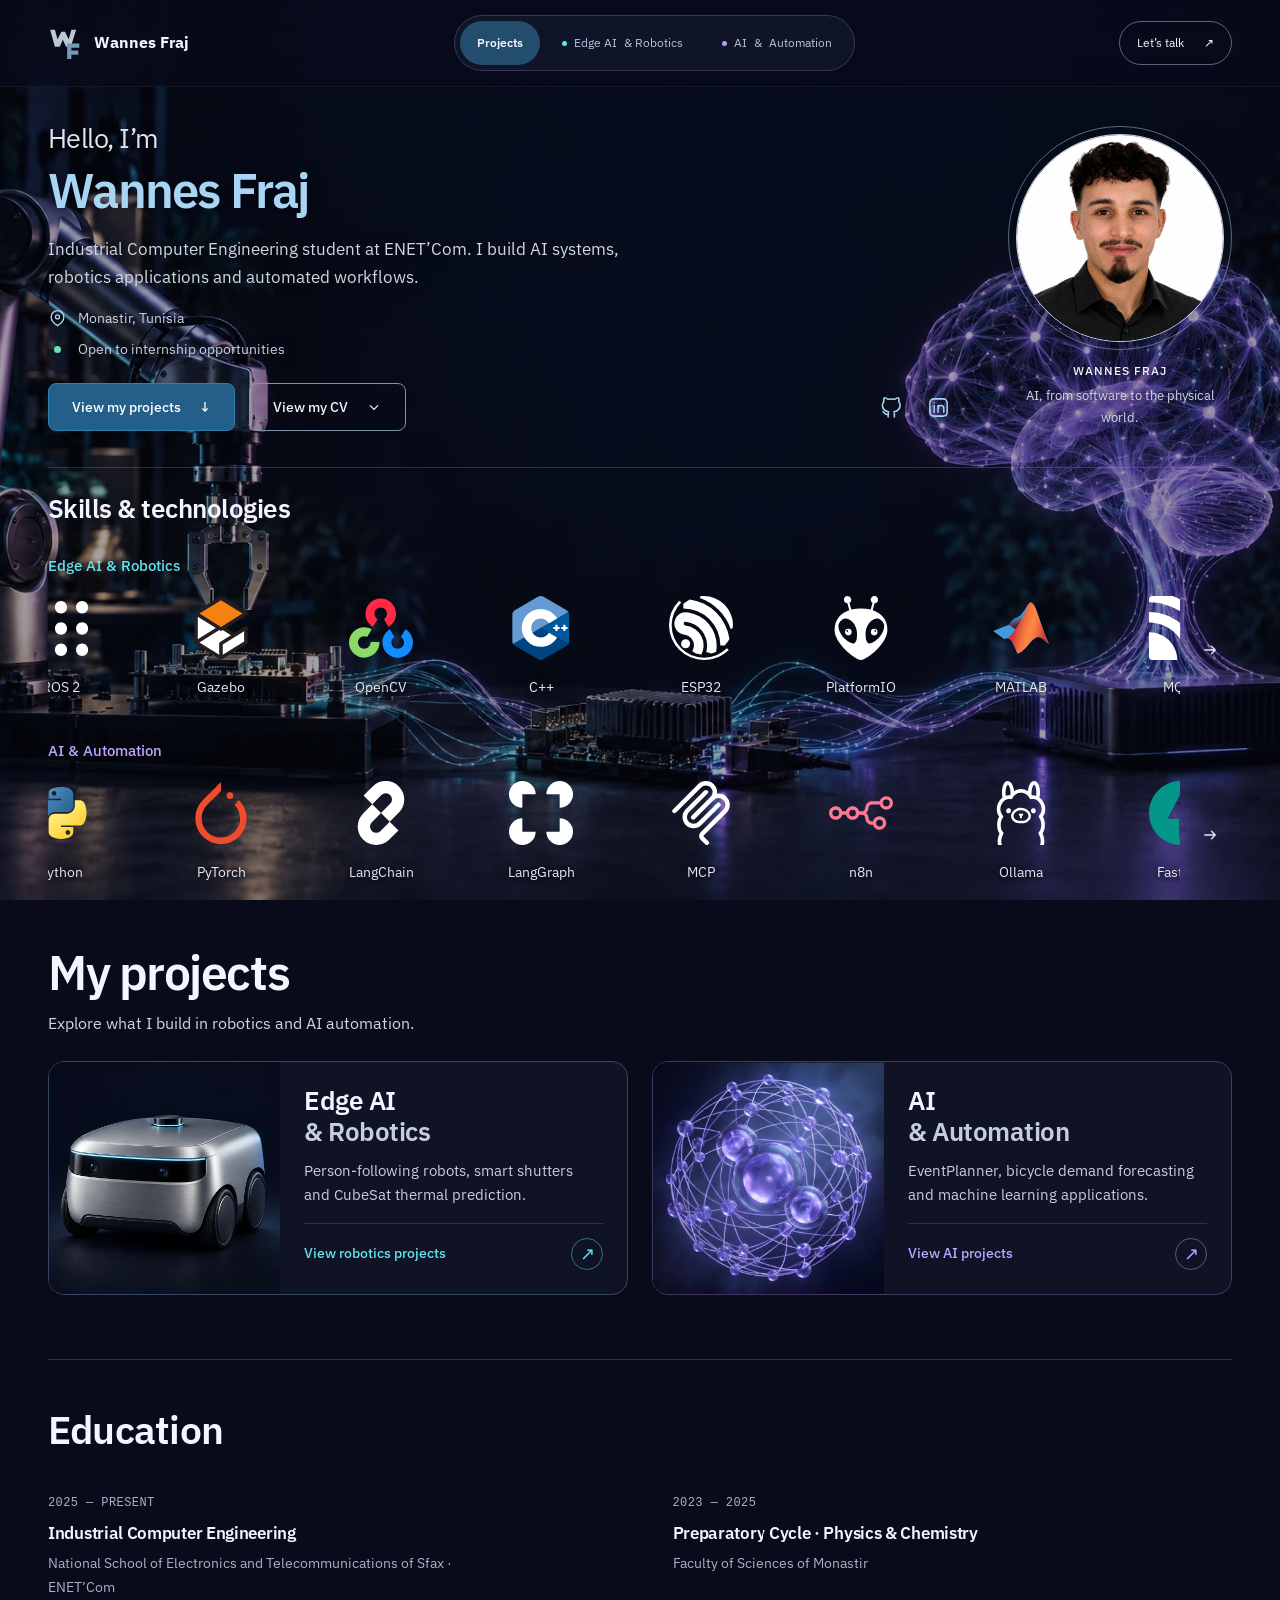
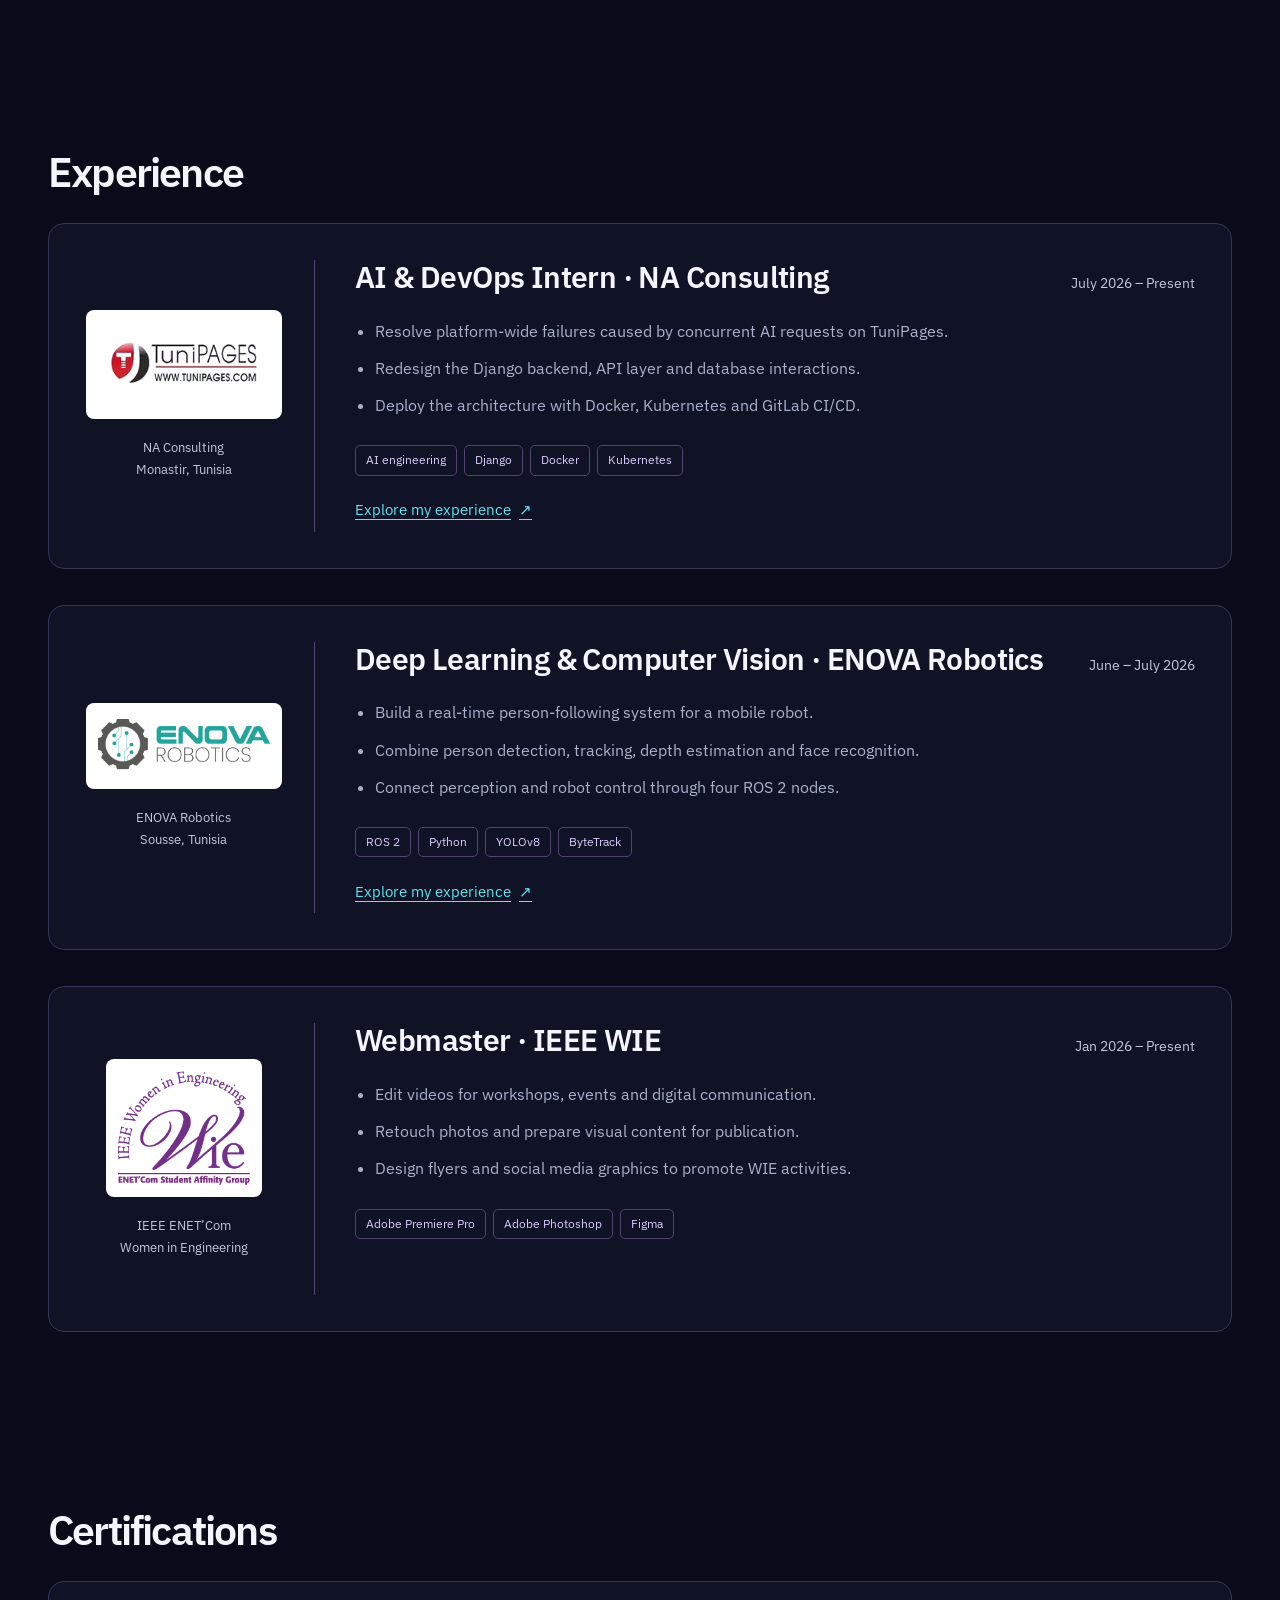
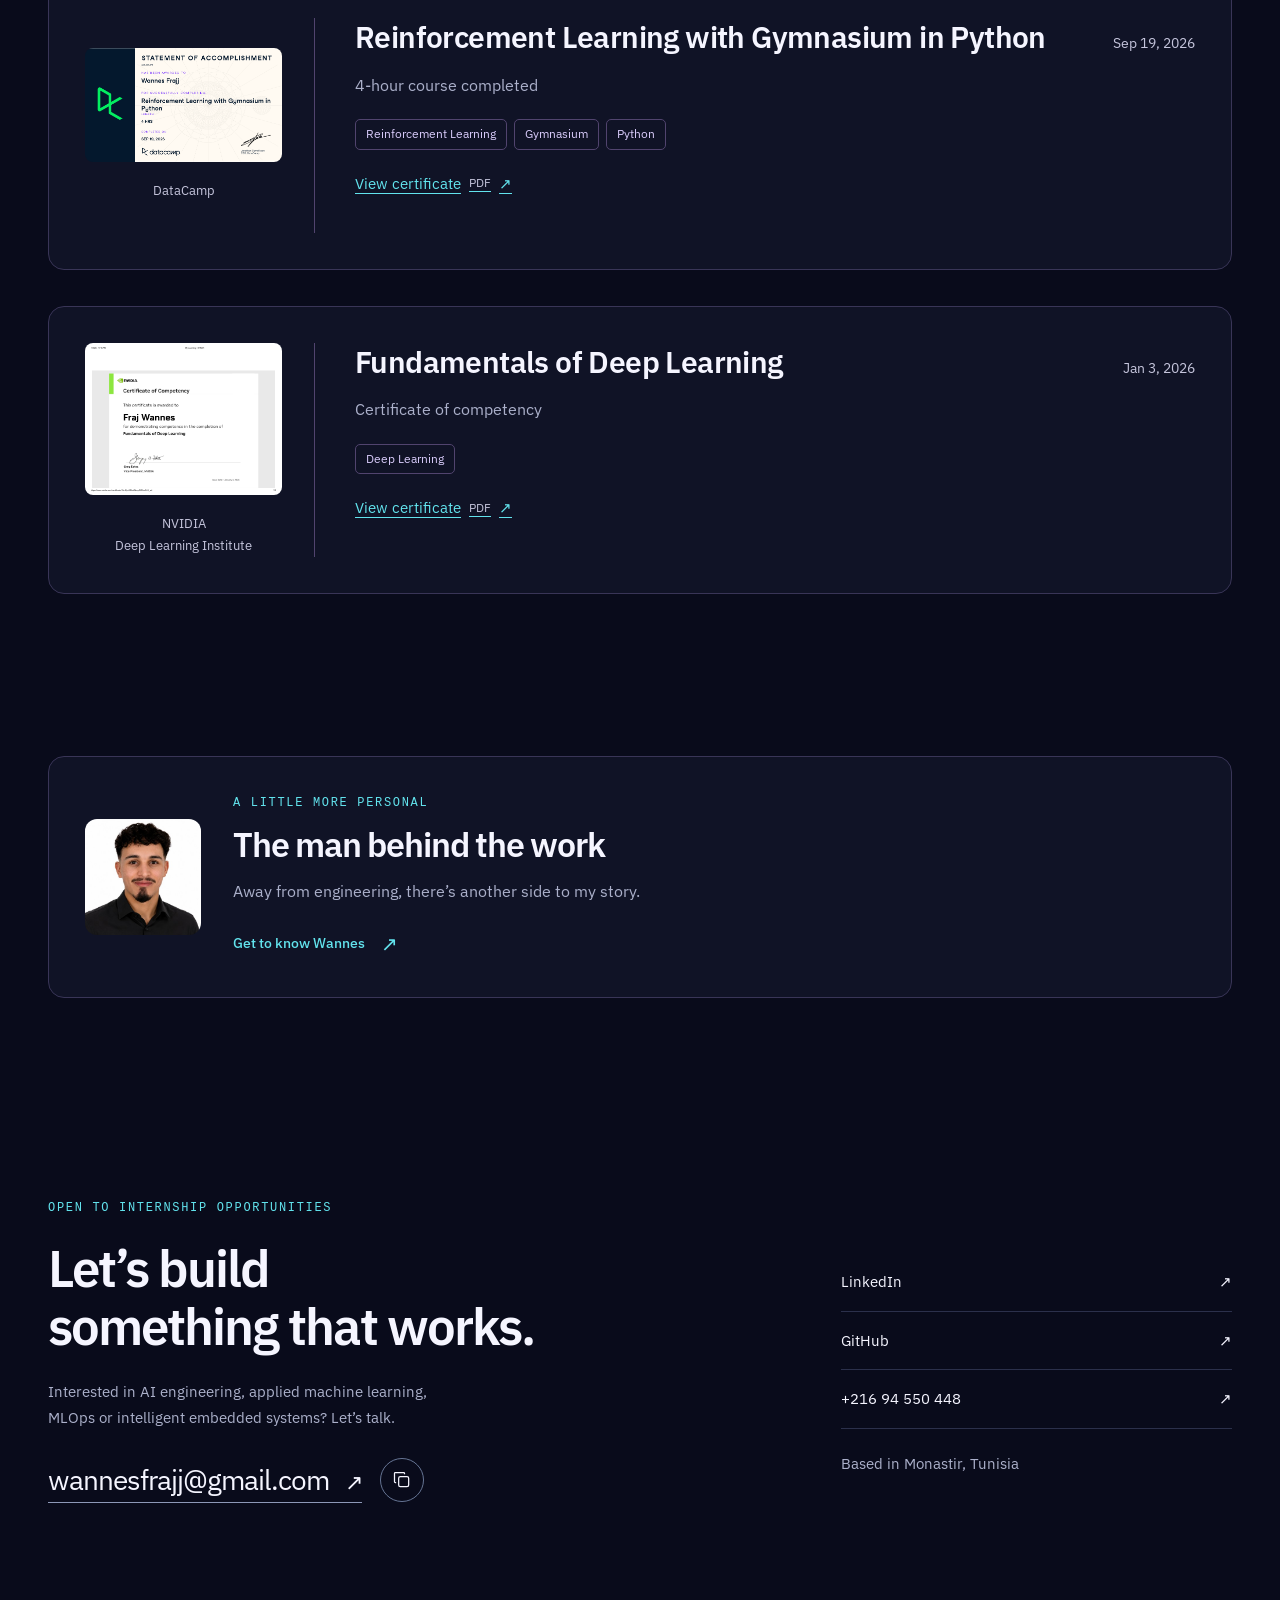
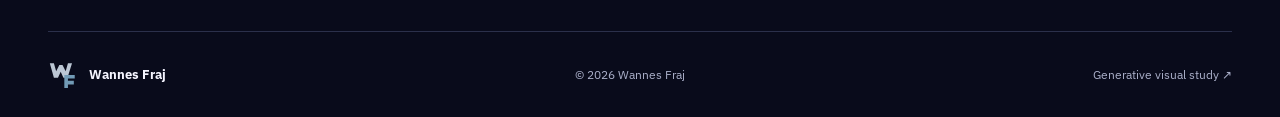
<file: index.html>
<!doctype html>
<html lang="en">
  <head>
    <meta charset="utf-8" />
    <meta name="viewport" content="width=device-width, initial-scale=1" />
    <meta name="theme-color" content="#090b1b" />
    <meta
      name="description"
      content="Explore Wannes Fraj's projects in AI, robotics, embedded systems and workflow automation."
    />
    <title>Wannes Fraj — Portfolio</title>
    <link rel="canonical" href="https://wannes243.github.io/" />
    <meta property="og:type" content="website" />
    <meta property="og:site_name" content="Wannes Fraj — Portfolio" />
    <meta property="og:title" content="Wannes Fraj — Portfolio" />
    <meta
      property="og:description"
      content="Explore Wannes Fraj's projects in AI, robotics, embedded systems and workflow automation."
    />
    <meta property="og:url" content="https://wannes243.github.io/" />
    <meta property="og:locale" content="en_US" />
    <meta property="og:image" content="https://wannes243.github.io/1788490773755.jpg" />
    <meta property="og:image:alt" content="Portrait de Wannes Fraj" />
    <meta name="twitter:card" content="summary" />
    <meta name="twitter:title" content="Wannes Fraj — Portfolio" />
    <meta
      name="twitter:description"
      content="Explore Wannes Fraj's projects in AI, robotics, embedded systems and workflow automation."
    />
    <meta name="twitter:image" content="https://wannes243.github.io/1788490773755.jpg" />
    <meta name="twitter:image:alt" content="Portrait de Wannes Fraj" />
    <link rel="icon" href="assets/favicon.svg?v=wf2" type="image/svg+xml" />
    <link rel="preload" href="assets/fonts/ibm-plex-sans-latin.woff2" as="font" type="font/woff2" crossorigin />
    <link rel="stylesheet" href="style.css" />
    <script src="script.js" defer></script>
    <script src="home-hero.js" defer></script>
    <script src="profile-stack.js" defer></script>
    <script src="home-skills.js" defer></script>
  </head>
  <body class="world-gateway with-wallpaper">
    <div class="page-wallpaper" aria-hidden="true">
      <img src="assets/home-ai-robotics-balanced.webp" alt="" width="1536" height="1024" />
    </div>
    <a class="skip-link" href="#main">Skip to content</a>
    <header class="site-header">
      <nav class="container nav" aria-label="Main navigation">
        <a
          class="wordmark"
          href="index.html"
          aria-label="Wannes Fraj — homepage"
          ><img class="monogram" src="assets/favicon.svg" alt="" width="34" height="34" aria-hidden="true" /><span>Wannes Fraj</span></a
        >
        <div class="world-tabs" role="group" aria-label="Portfolio worlds">
          <a class="nav-projects" href="#projects">Projects</a>
          <a href="edge-ai.html"
            ><span class="tab-dot edge-dot" aria-hidden="true"></span>Edge AI
            <span class="tab-extra">&amp; Robotics</span></a
          ><a href="ai-automation.html"
            ><span class="tab-dot ai-dot" aria-hidden="true"></span>AI
            <span class="tab-extra">&amp;</span> Automation</a
          >
        </div>
        <a class="nav-contact" href="#contact"
          >Let’s talk <span aria-hidden="true">↗</span></a
        >
      </nav>
    </header>
    <main id="main">
      <section class="intro-hero" id="about" aria-labelledby="about-title">
        <div class="container intro-layout">
          <div class="intro-copy">
            <h1 id="about-title">
              <span class="sr-only">Hello, I'm Wannes Fraj. AI Engineer &amp; Edge AI Engineer.</span>
              <span class="intro-greeting" aria-hidden="true">Hello, I’m</span>
              <span class="intro-roles" aria-hidden="true">
                <span class="intro-role is-current">Wannes Fraj</span>
                <span class="intro-role">AI Engineer</span>
                <span class="intro-role">Edge AI Engineer</span>
              </span>
            </h1>
            <p class="intro-description">Industrial Computer Engineering student at ENET’Com. I build AI systems, robotics applications and automated workflows.</p>
            <div class="intro-details">
              <span><svg viewBox="0 0 24 24" width="19" height="19" fill="none" stroke="currentColor" stroke-width="1.7" aria-hidden="true"><path d="M20 10c0 6-8 11-8 11S4 16 4 10a8 8 0 1 1 16 0Z"/><circle cx="12" cy="10" r="2.5"/></svg>Monastir, Tunisia</span>
              <span><i class="intro-status" aria-hidden="true"></i>Open to internship opportunities</span>
            </div>
            <div class="intro-actions">
              <a class="intro-cta intro-cta-primary" href="#projects">View my projects <span aria-hidden="true">↓</span></a>
              <details class="intro-cv">
                <summary class="intro-cta">View my CV <svg viewBox="0 0 20 20" width="16" height="16" fill="none" stroke="currentColor" stroke-width="1.5" aria-hidden="true"><path d="m5 8 5 5 5-5"/></svg></summary>
                <div class="intro-cv-menu">
                  <a href="cv%20IA.pdf" target="_blank" rel="noopener">AI &amp; Automation <span>PDF ↗</span></a>
                  <a href="cv%20edga%20ia.pdf" target="_blank" rel="noopener">Edge AI &amp; Robotics <span>PDF ↗</span></a>
                </div>
              </details>
              <div class="intro-socials" aria-label="Social profiles">
                <a href="https://github.com/wannes243" target="_blank" rel="noopener noreferrer" aria-label="Wannes Fraj on GitHub"><svg viewBox="0 0 24 24" width="23" height="23" fill="none" stroke="currentColor" stroke-width="1.6" stroke-linecap="round" stroke-linejoin="round" aria-hidden="true"><path d="M9 19c-4.3 1.3-4.3-2.2-6-2.7M15 22v-3.4c0-1 .1-1.5-.5-2.1 3.2-.4 6.5-1.6 6.5-7A5.4 5.4 0 0 0 19.5 6c.2-.7.6-2.4-.2-4 0 0-1.2-.4-4 1.5a14 14 0 0 0-7 0C5.5 1.6 4.3 2 4.3 2c-.8 1.6-.4 3.3-.2 4A5.4 5.4 0 0 0 2.5 9.5c0 5.4 3.3 6.6 6.5 7-.5.5-.5 1.2-.5 2.1V22"/></svg></a>
                <a href="https://www.linkedin.com/in/wannes-fraj-214820387/" target="_blank" rel="noopener noreferrer" aria-label="Wannes Fraj on LinkedIn"><svg viewBox="0 0 24 24" width="23" height="23" fill="none" stroke="currentColor" stroke-width="1.6" stroke-linecap="round" stroke-linejoin="round" aria-hidden="true"><rect x="3" y="3" width="18" height="18" rx="4"/><path d="M7.5 10v7M11.5 17v-7m0 3a3 3 0 0 1 6 0v4"/><circle cx="7.5" cy="7" r=".7" fill="currentColor" stroke="none"/></svg></a>
              </div>
            </div>
          </div>
          <figure class="intro-portrait">
            <div class="intro-portrait-ring"><img alt="Portrait of Wannes Fraj" height="400" src="1788490773755.jpg" width="400" fetchpriority="high" /></div>
            <figcaption><span>WANNES FRAJ</span>AI, from software to the physical world.</figcaption>
          </figure>
        </div>
      </section>
      <section class="home-skills container" id="skills" aria-labelledby="home-skills-title">
        <h2 id="home-skills-title">Skills &amp; technologies</h2>
        <div class="home-skills-rows">
          <div class="home-skill-row">
            <h3 id="home-edge-skills">Edge AI &amp; Robotics</h3>
            <div class="home-skills-rail" role="region" aria-labelledby="home-edge-skills" tabindex="0">
              <ul>
              <li><img src="assets/tech/ros.svg" alt="" width="64" height="64" loading="lazy" /><span>ROS 2</span></li>
              <li><img src="assets/tech/gazebo.svg" alt="" width="64" height="64" loading="lazy" /><span>Gazebo</span></li>
              <li><img src="assets/tech/opencv.svg" alt="" width="64" height="64" loading="lazy" /><span>OpenCV</span></li>
              <li><img src="assets/tech/cplusplus.svg" alt="" width="64" height="64" loading="lazy" /><span>C++</span></li>
              <li><img src="assets/tech/esp32.svg" alt="" width="64" height="64" loading="lazy" /><span>ESP32</span></li>
              <li><img src="assets/tech/platformio.svg" alt="" width="64" height="64" loading="lazy" /><span>PlatformIO</span></li>
              <li><img src="assets/tech/matlab.svg" alt="" width="64" height="64" loading="lazy" /><span>MATLAB</span></li>
              <li><img src="assets/tech/mqtt.svg" alt="" width="64" height="64" loading="lazy" /><span>MQTT</span></li>
              <li><img src="assets/tech/apachekafka.svg" alt="" width="64" height="64" loading="lazy" /><span>Apache Kafka</span></li>
            </ul>
            </div>
          </div>
          <div class="home-skill-row">
            <h3 id="home-ai-skills">AI &amp; Automation</h3>
            <div class="home-skills-rail" role="region" aria-labelledby="home-ai-skills" tabindex="0">
              <ul>
              <li><img src="assets/tech/python.svg" alt="" width="64" height="64" loading="lazy" /><span>Python</span></li>
              <li><img src="assets/tech/pytorch.svg" alt="" width="64" height="64" loading="lazy" /><span>PyTorch</span></li>
              <li><img src="assets/tech/langchain.svg" alt="" width="64" height="64" loading="lazy" /><span>LangChain</span></li>
              <li><img src="assets/tech/langgraph.svg" alt="" width="64" height="64" loading="lazy" /><span>LangGraph</span></li>
              <li><img src="assets/tech/mcp.svg" alt="" width="64" height="64" loading="lazy" /><span>MCP</span></li>
              <li><img src="assets/tech/n8n.svg" alt="" width="64" height="64" loading="lazy" /><span>n8n</span></li>
              <li><img src="assets/tech/ollama.svg" alt="" width="64" height="64" loading="lazy" /><span>Ollama</span></li>
              <li><img src="assets/tech/fastapi.svg" alt="" width="64" height="64" loading="lazy" /><span>FastAPI</span></li>
              <li><img src="assets/tech/docker.svg" alt="" width="64" height="64" loading="lazy" /><span>Docker</span></li>
              <li><img src="assets/tech/kubernetes.svg" alt="" width="64" height="64" loading="lazy" /><span>Kubernetes</span></li>
            </ul>
            </div>
          </div>
        </div>
      </section>
      <section class="gateway-hero projects-gateway" id="projects" aria-labelledby="gateway-title">
        <span id="worlds" aria-hidden="true"></span>
        <div class="container gateway-inner">
          <div class="gateway-intro">
            <h2 id="gateway-title">My projects</h2>
            <p>Explore what I build in robotics and AI automation.</p>
          </div>
          <div class="world-portals">
            <a class="portal portal-edge" href="edge-ai.html#projects"
              ><div class="portal-art" aria-hidden="true">
                <img class="portal-image" src="assets/edge-robot-studio.webp" alt="" width="1536" height="1024" />
              </div>
              <div class="portal-content">
                <h3>Edge AI <span>&amp; Robotics</span></h3>
                <p>
                  Person-following robots, smart shutters and CubeSat thermal prediction.
                </p>
                <div class="portal-entry">
                  View robotics projects
                  <span class="portal-arrow" aria-hidden="true">↗</span>
                </div>
              </div></a
            ><a class="portal portal-ai" href="ai-automation.html#projects"
              ><div class="portal-art" aria-hidden="true">
                <svg class="portal-image" viewBox="1080 180 720 720" aria-hidden="true" focusable="false"><defs><clipPath id="ai-artwork-crop"><rect x="1080" y="180" width="720" height="720" /></clipPath></defs><image href="assets/two-worlds.webp" width="1920" height="1080" clip-path="url(#ai-artwork-crop)" /></svg>
              </div>
              <div class="portal-content">
                <h3>AI <span>&amp; Automation</span></h3>
                <p>
                  EventPlanner, bicycle demand forecasting and machine learning applications.
                </p>
                <div class="portal-entry">
                  View AI projects
                  <span class="portal-arrow" aria-hidden="true">↗</span>
                </div>
              </div></a
            >
          </div>
        </div>
      </section>
        <section class="section container profile-education education-footer" id="education" aria-labelledby="education-title">
          <h2 id="education-title">Education</h2>
          <div class="profile-education-grid">
            <div class="background-item">
              <span class="mono">2025 — PRESENT</span>
              <h3>Industrial Computer Engineering</h3>
              <p>
                National School of Electronics and Telecommunications of Sfax ·
                ENET’Com
              </p>
            </div>
            <div class="background-item">
              <span class="mono">2023 — 2025</span>
              <h3>Preparatory Cycle · Physics &amp; Chemistry</h3>
              <p>Faculty of Sciences of Monastir</p>
            </div>
          </div>
        </section>
      <section class="section container profile-extras" aria-labelledby="extras-title" id="beyond">
        <div class="profile-stack" aria-labelledby="extras-title" role="region">
        <div class="stack-heading">
          <h2 id="extras-title">Experience</h2>
        </div>
        <div class="card-stack" id="experience-track">
        <article class="wie-experience" aria-labelledby="na-role-title">
          <div class="wie-identity">
            <svg class="company-logo tunipages-company-logo" viewBox="125 85 225 100" width="225" height="100" role="img" aria-label="TuniPages"><image href="assets/automation/tunipages-logo.png" width="474" height="266" /></svg>
            <p>NA Consulting<br />Monastir, Tunisia</p>
          </div>
          <div class="wie-content">
            <header class="wie-heading">
              <h3 id="na-role-title">AI &amp; DevOps Intern · NA Consulting</h3>
              <p>July 2026 – Present</p>
            </header>
            <ul class="wie-responsibilities">
              <li>Resolve platform-wide failures caused by concurrent AI requests on TuniPages.</li>
              <li>Redesign the Django backend, API layer and database interactions.</li>
              <li>Deploy the architecture with Docker, Kubernetes and GitLab CI/CD.</li>
            </ul>
            <div class="tags wie-tools" aria-label="Technologies">
              <span>AI engineering</span><span>Django</span><span>Docker</span><span>Kubernetes</span>
            </div>
            <a class="inline-link experience-link" href="ai-automation.html#experience">Explore my experience <span aria-hidden="true">↗</span></a>
          </div>
        </article>
        <article class="wie-experience" aria-labelledby="enova-role-title">
          <div class="wie-identity">
            <img class="company-logo" src="assets/robotics/enova-logo.png" alt="ENOVA Robotics" width="2015" height="631" loading="lazy" />
            <p>ENOVA Robotics<br />Sousse, Tunisia</p>
          </div>
          <div class="wie-content">
            <header class="wie-heading">
              <h3 id="enova-role-title">Deep Learning &amp; Computer Vision · ENOVA Robotics</h3>
              <p>June – July 2026</p>
            </header>
            <ul class="wie-responsibilities">
              <li>Build a real-time person-following system for a mobile robot.</li>
              <li>Combine person detection, tracking, depth estimation and face recognition.</li>
              <li>Connect perception and robot control through four ROS 2 nodes.</li>
            </ul>
            <div class="tags wie-tools" aria-label="Technologies">
              <span>ROS 2</span><span>Python</span><span>YOLOv8</span><span>ByteTrack</span>
            </div>
            <a class="inline-link experience-link" href="project-enova-person-following.html">Explore my experience <span aria-hidden="true">↗</span></a>
          </div>
        </article>
        <article class="wie-experience" aria-labelledby="wie-role-title">
          <div class="wie-identity">
            <img src="assets/wie-enetcom-logo.png" alt="IEEE Women in Engineering ENET’Com" width="211" height="183" loading="lazy" />
            <p>IEEE ENET’Com<br />Women in Engineering</p>
          </div>
          <div class="wie-content">
            <header class="wie-heading">
              <h3 id="wie-role-title">Webmaster · IEEE WIE</h3>
              <p>Jan 2026 – Present</p>
            </header>
            <ul class="wie-responsibilities">
              <li>Edit videos for workshops, events and digital communication.</li>
              <li>Retouch photos and prepare visual content for publication.</li>
              <li>Design flyers and social media graphics to promote WIE activities.</li>
            </ul>
            <div class="tags wie-tools" aria-label="Creative tools">
              <span>Adobe Premiere Pro</span><span>Adobe Photoshop</span><span>Figma</span>
            </div>
          </div>
        </article>
        </div>
        </div>
        <section class="certifications profile-stack" aria-labelledby="certifications-title" id="certifications">
          <div class="stack-heading">
          <h2 id="certifications-title">Certifications</h2>
          </div>
          <div class="card-stack" id="certification-track">
          <article class="certificate-card" aria-labelledby="reinforcement-learning-title">
            <div class="certificate-identity">
              <img src="assets/certifications/reinforcement-learning.png" alt="Preview of the DataCamp Reinforcement Learning certificate" width="765" height="442" loading="lazy" />
              <p>DataCamp</p>
            </div>
            <div class="certificate-content">
              <header class="certificate-heading">
                <h3 id="reinforcement-learning-title">Reinforcement Learning with Gymnasium in Python</h3>
                <time datetime="2026-09-19">Sep 19, 2026</time>
              </header>
              <p class="certificate-detail">4-hour course completed</p>
              <div class="tags certificate-topics" aria-label="Course topics">
                <span>Reinforcement Learning</span><span>Gymnasium</span><span>Python</span>
              </div>
              <a class="inline-link certificate-link" aria-label="View Reinforcement Learning certificate (PDF, opens in a new tab)" href="assets/certifications/reinforcement-learning.pdf" rel="noopener noreferrer" target="_blank">View certificate <span class="certificate-format">PDF</span><span aria-hidden="true">↗</span></a>
            </div>
          </article>
          <article class="certificate-card" aria-labelledby="deep-learning-title">
            <div class="certificate-identity">
              <img src="assets/certifications/deep-learning.png" alt="Preview of the NVIDIA Deep Learning certificate" width="674" height="521" loading="lazy" />
              <p>NVIDIA<br />Deep Learning Institute</p>
            </div>
            <div class="certificate-content">
              <header class="certificate-heading">
                <h3 id="deep-learning-title">Fundamentals of Deep Learning</h3>
                <time datetime="2026-01-03">Jan 3, 2026</time>
              </header>
              <p class="certificate-detail">Certificate of competency</p>
              <div class="tags certificate-topics" aria-label="Course topics">
                <span>Deep Learning</span>
              </div>
              <a class="inline-link certificate-link" aria-label="View Deep Learning certificate (PDF, opens in a new tab)" href="assets/certifications/deep-learning.pdf" rel="noopener noreferrer" target="_blank">View certificate <span class="certificate-format">PDF</span><span aria-hidden="true">↗</span></a>
            </div>
          </article>
          </div>
        </section>
        <a class="personal-entry" href="who-is-wannes.html" aria-labelledby="personal-entry-title" aria-describedby="personal-entry-description">
          <img class="personal-entry-portrait" src="1788490773755.jpg" alt="" width="400" height="400" loading="lazy" />
          <div class="personal-entry-copy">
            <p class="eyebrow">A little more personal</p>
            <h3 id="personal-entry-title">The man behind the work</h3>
            <p id="personal-entry-description">Away from engineering, there’s another side to my story.</p>
            <span class="personal-entry-action">Get to know Wannes <span aria-hidden="true">↗</span></span>
          </div>
        </a>
      </section>
      <section
        aria-labelledby="contact-title"
        class="section container contact-section"
        id="contact"
      >
        <div>
          <p class="eyebrow">Open to internship opportunities</p>
          <h2 id="contact-title">Let’s build<br />something that works.</h2>
          <p>
            Interested in AI engineering, applied machine learning,<br
              class="desktop-break"
            />
            MLOps or intelligent embedded systems? Let’s talk.
          </p>
          <div class="email-row">
            <a class="email-link" href="mailto:wannesfrajj@gmail.com"
              >wannesfrajj@gmail.com <span aria-hidden="true">↗</span></a
            ><button
              aria-label="Copy email address"
              class="copy-email"
              hidden=""
              type="button"
            >
              <svg
                aria-hidden="true"
                fill="none"
                height="20"
                viewbox="0 0 24 24"
                width="20"
              >
                <rect
                  height="12"
                  rx="2"
                  stroke="currentColor"
                  stroke-width="1.5"
                  width="12"
                  x="8"
                  y="8"
                ></rect>
                <path
                  d="M15 5V4a1 1 0 0 0-1-1H4a1 1 0 0 0-1 1v10a1 1 0 0 0 1 1h1"
                  stroke="currentColor"
                  stroke-width="1.5"
                ></path>
              </svg>
            </button>
          </div>
          <p aria-live="polite" class="copy-status" role="status"></p>
        </div>
        <div class="contact-links">
          <a
            href="https://www.linkedin.com/in/wannes-fraj-214820387/"
            rel="noopener noreferrer"
            target="_blank"
            >LinkedIn <span aria-hidden="true">↗</span></a
          ><a
            href="https://github.com/wannes243"
            rel="noopener noreferrer"
            target="_blank"
            >GitHub <span aria-hidden="true">↗</span></a
          ><a href="tel:+21694550448"
            >+216 94 550 448 <span aria-hidden="true">↗</span></a
          >
          <p>Based in Monastir, Tunisia</p>
        </div>
      </section>
    </main>
    <footer class="container footer">
      <a class="wordmark" href="index.html"
        ><img class="monogram" src="assets/favicon.svg" alt="" width="34" height="34" aria-hidden="true" /><span>Wannes Fraj</span></a
      >
      <p>© <span id="year">2026</span> Wannes Fraj</p>
      <a href="art/thermal-study.html"
        >Generative visual study <span aria-hidden="true">↗</span></a
      >
    </footer>
  </body>
</html>
</file>
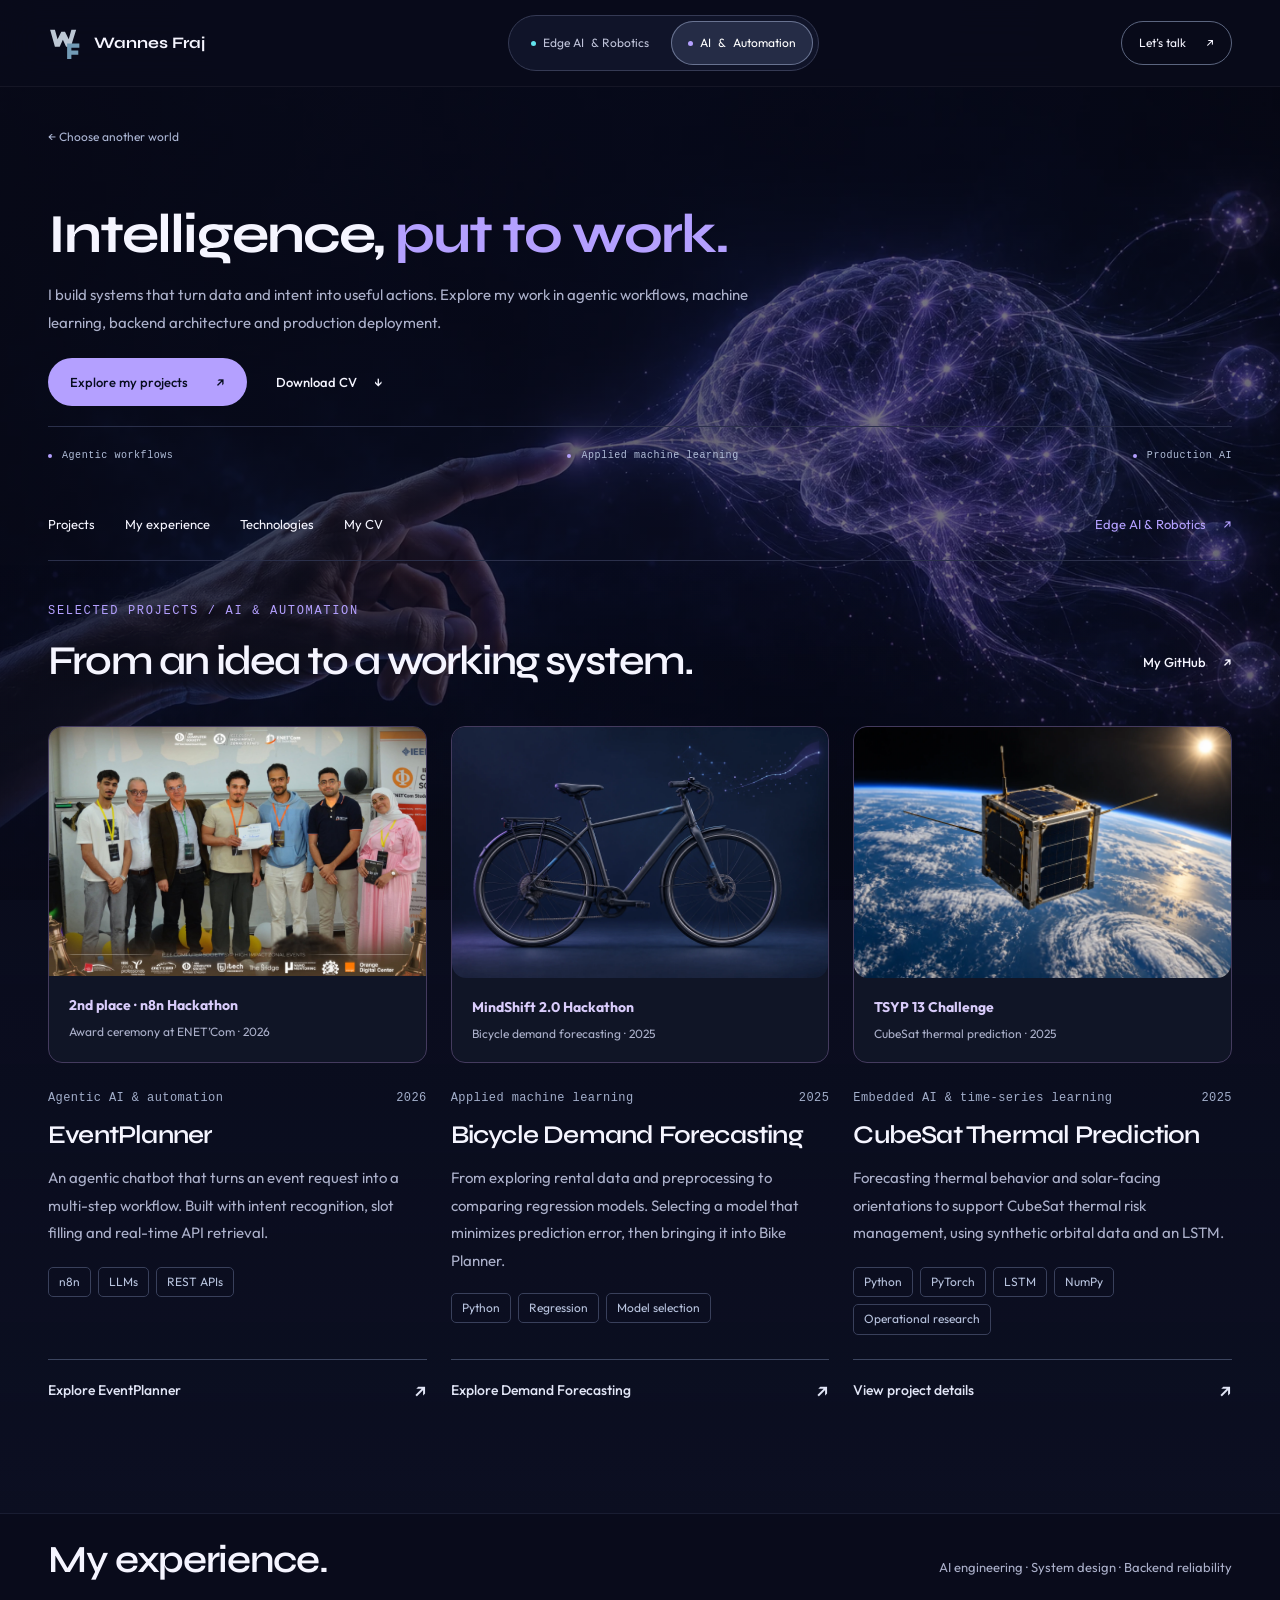
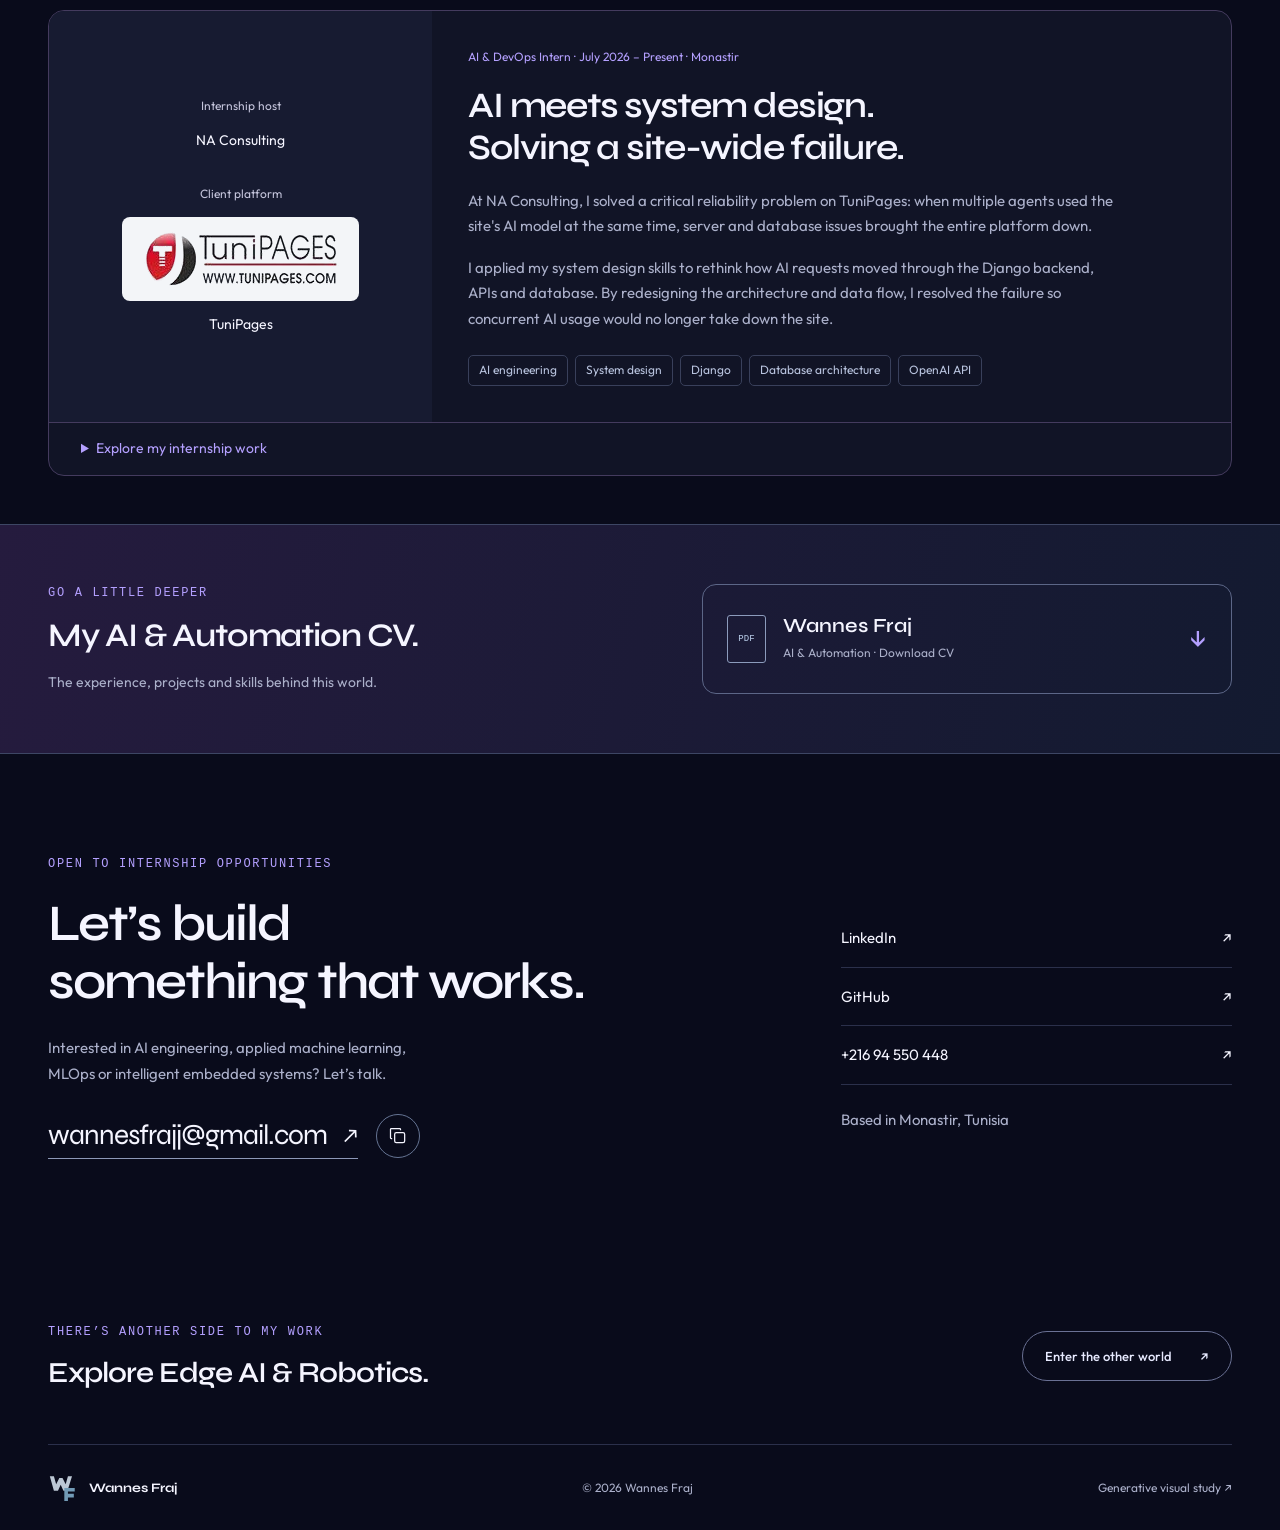
<file: ai-automation.html>
<!doctype html>
<html lang="en">
  <head>
    <meta charset="utf-8" />
    <meta name="viewport" content="width=device-width, initial-scale=1" />
    <meta name="theme-color" content="#090b1b" />
    <meta
      name="description"
      content="I build systems that turn data and intent into useful actions. Explore my work in agentic workflows, machine learning, backend architecture and production deployment."
    />
    <title>Wannes Fraj — AI & Automation</title>
    <link rel="icon" href="assets/favicon.svg?v=wf2" type="image/svg+xml" />
    <link rel="preconnect" href="https://fonts.googleapis.com" />
    <link rel="preconnect" href="https://fonts.gstatic.com" crossorigin />
    <link
      href="https://fonts.googleapis.com/css2?family=Outfit:wght@400;500;600&family=Syne:wght@400;500;600;700;800&display=swap"
      rel="stylesheet"
    />
    <link rel="stylesheet" href="style.css" />
    <link rel="stylesheet" href="automation.css" />
    <link rel="stylesheet" href="background-motion.css?v=neural-approach-2" />
    <script src="background-motion.js?v=neural-approach-2" defer></script>
    <script src="script.js" defer></script>
    <script src="automation.js" defer></script>
  </head>
  <body class="world-automation with-wallpaper">
    <div class="page-wallpaper" aria-hidden="true" data-entry-motion="neural">
      <img src="assets/ai-human-neural.webp" alt="" width="1536" height="1024" fetchpriority="high" />
    </div>
    <a class="skip-link" href="#main">Skip to content</a>
    <header class="site-header">
      <nav class="container nav" aria-label="Main navigation">
        <a
          class="wordmark"
          href="index.html"
          aria-label="Wannes Fraj — choose a world"
          ><img class="monogram" src="assets/favicon.svg" alt="" width="34" height="34" aria-hidden="true" /><span>Wannes Fraj</span></a
        >
        <div class="world-tabs" role="group" aria-label="Portfolio worlds">
          <a href="edge-ai.html"
            ><span class="tab-dot edge-dot" aria-hidden="true"></span>Edge AI
            <span class="tab-extra">&amp; Robotics</span></a
          ><a href="ai-automation.html" aria-current="page"
            ><span class="tab-dot ai-dot" aria-hidden="true"></span>AI
            <span class="tab-extra">&amp;</span> Automation</a
          >
        </div>
        <a class="nav-contact" href="#contact"
          >Let’s talk <span aria-hidden="true">↗</span></a
        >
      </nav>
    </header>
    <main id="main">
      <section class="world-hero container automation-intro" aria-labelledby="world-title">
        <div class="world-hero-copy">
          <a class="back-link" href="index.html">← Choose another world</a>
          <h1 id="world-title">Intelligence,<br /><span>put to work.</span></h1>
          <p class="world-description">
            I build systems that turn data and intent into useful actions.
            Explore my work in agentic workflows, machine learning, backend
            architecture and production deployment.
          </p>
          <div class="actions">
            <a class="button primary" href="#projects"
              >Explore my projects <span aria-hidden="true">↗</span></a
            ><a
              class="text-link"
              href="cv%20IA.pdf"
              download="Wannes-Fraj-AI-MLOps-CV.pdf"
              >Download CV <span aria-hidden="true">↓</span></a
            >
          </div>
        </div>
        <div class="world-focus">
          <span>Agentic workflows</span><span>Applied machine learning</span
          ><span>Production AI</span>
        </div>
      </section>
      <nav class="world-subnav container" aria-label="In this world">
        <a href="#projects">Projects</a><a href="#experience">My experience</a
        ><a href="index.html#skills">Technologies</a><a href="#cv">My CV</a
        ><a href="edge-ai.html" class="other-world"
          >Edge AI & Robotics <span aria-hidden="true">↗</span></a
        >
      </nav>

      <section
        class="projects-section"
        id="projects"
        aria-labelledby="projects-title"
      >
        <div class="container section">
          <div class="section-heading">
            <div>
              <p class="eyebrow">SELECTED PROJECTS / AI & Automation</p>
              <h2 id="projects-title">From an idea to a working system.</h2>
            </div>
            <a
              class="text-link"
              href="https://github.com/wannes243"
              target="_blank"
              rel="noopener noreferrer"
              >My GitHub <span aria-hidden="true">↗</span></a
            >
          </div>
          <div class="project-grid">
            <article class="project" id="proj-eventplanner">
              <figure class="hackathon-evidence">
                <div class="hackathon-photos">
                  <a href="project-eventplanner.html" aria-label="Explore EventPlanner, n8n hackathon project">
                    <img src="assets/automation/n8n-award.jpg" alt="Group photo at the n8n hackathon certificate presentation" width="1933" height="1280" loading="lazy" />
                  </a>
                </div>
                <figcaption><strong>2nd place · n8n Hackathon</strong><span>Award ceremony at ENET’Com · 2026</span></figcaption>
              </figure>
              <div class="project-info">
                <div class="project-type">
                  <span>Agentic AI &amp; automation</span><span>2026</span>
                </div>
                <h3>EventPlanner</h3>
                <p>
                  An agentic chatbot that turns an event request into a
                  multi-step workflow. Built with intent recognition, slot
                  filling and real-time API retrieval.
                </p>
                <div class="tags">
                  <span>n8n</span><span>LLMs</span><span>REST APIs</span>
                </div>
                <a
                  class="project-link"
                  href="project-eventplanner.html"
                  >Explore EventPlanner <span aria-hidden="true">↗</span></a
                >
              </div>
            </article>
            <article class="project" id="proj-bikeshare">
              <figure class="hackathon-evidence">
                <a class="forecast-cover" href="project-bicycle-demand.html" aria-label="Explore Bicycle Demand Forecasting">
                  <img src="assets/automation/bicycle-demand-cover.webp" alt="A city bicycle with a subtle AI network and demand forecast curve, an AI-generated project illustration" width="1536" height="1024" loading="lazy" decoding="async" />
                </a>
                <figcaption><strong>MindShift 2.0 Hackathon</strong><span>Bicycle demand forecasting · 2025</span></figcaption>
              </figure>
              <div class="project-info">
                <div class="project-type">
                  <span>Applied machine learning</span><span>2025</span>
                </div>
                <h3>Bicycle Demand Forecasting</h3>
                <p>
                  From exploring rental data and preprocessing to comparing
                  regression models. Selecting a model that minimizes prediction
                  error, then bringing it into Bike Planner.
                </p>
                <div class="tags">
                  <span>Python</span><span>Regression</span><span>Model selection</span>
                </div>
                <a
                  class="project-link"
                  href="project-bicycle-demand.html"
                  >Explore Demand Forecasting
                  <span aria-hidden="true">↗</span></a
                >
              </div>
            </article>
            <article class="project" id="proj-cubesat">
              <figure class="hackathon-evidence">
                <a class="forecast-cover" href="project-cubesat-ai.html" aria-label="Explore CubeSat Thermal Prediction">
                  <img src="assets/cubesat-orbit.webp" alt="CubeSat orbiting Earth, illuminated by the Sun — conceptual illustration" width="1536" height="1024" loading="lazy" decoding="async" />
                </a>
                <figcaption><strong>TSYP 13 Challenge</strong><span>CubeSat thermal prediction · 2025</span></figcaption>
              </figure>
              <div class="project-info">
                <div class="project-type"><span>Embedded AI &amp; time-series learning</span><span>2025</span></div>
                <h3>CubeSat Thermal Prediction</h3>
                <p>Forecasting thermal behavior and solar-facing orientations to support CubeSat thermal risk management, using synthetic orbital data and an LSTM.</p>
                <div class="tags"><span>Python</span><span>PyTorch</span><span>LSTM</span><span>NumPy</span><span>Operational research</span></div>
                <a class="project-link" href="project-cubesat-ai.html">View project details <span aria-hidden="true">↗</span></a>
              </div>
            </article>
          </div>
        </div>
      </section>
      <section class="ai-internship container" id="experience" aria-labelledby="experience-title">
        <div class="ai-internship-heading">
          <h2 id="experience-title">My experience.</h2>
          <p>AI engineering · System design · Backend reliability</p>
        </div>
        <article class="ai-internship-feature" aria-labelledby="internship-title">
          <div class="internship-organizations">
            <div class="organization">
              <span>Internship host</span>
              <p>NA Consulting</p>
            </div>
            <div class="organization">
              <span>Client platform</span>
              <div class="tunipages-mark"><img class="tunipages-logo" src="assets/automation/tunipages-logo.png" alt="TuniPages" width="474" height="266" loading="lazy" /></div>
              <p>TuniPages</p>
            </div>
          </div>
          <div class="ai-internship-copy">
            <p class="internship-role">AI &amp; DevOps Intern · July 2026 – Present · Monastir</p>
            <h3 id="internship-title">AI meets system design.<br />Solving a site-wide failure.</h3>
            <p>At NA Consulting, I solved a critical reliability problem on TuniPages: when multiple agents used the site's AI model at the same time, server and database issues brought the entire platform down.</p>
            <p>I applied my system design skills to rethink how AI requests moved through the Django backend, APIs and database. By redesigning the architecture and data flow, I resolved the failure so concurrent AI usage would no longer take down the site.</p>
            <div class="tags"><span>AI engineering</span><span>System design</span><span>Django</span><span>Database architecture</span><span>OpenAI API</span></div>
          </div>
          <details class="ai-internship-details">
            <summary>Explore my internship work</summary>
            <div class="internship-work-grid">
              <div><h4>A platform-wide outage</h4><p>Simultaneous access to the AI model by multiple agents triggered server and database failures, making the whole site unavailable.</p></div>
              <div><h4>System design in practice</h4><p>Reworked the Django backend architecture, API layer and database interactions to resolve the failure caused by concurrent AI requests.</p></div>
              <div><h4>From AI to production</h4><p>Repaired the OpenAI integration and carried the architecture changes through containerization and deployment with Docker, Kubernetes and GitLab CI/CD.</p></div>
            </div>
          </details>
        </article>
      </section>

<section class="cv-section" id="cv" aria-labelledby="cv-title">
        <div class="container cv-layout">
          <div>
            <p class="eyebrow">GO A LITTLE DEEPER</p>
            <h2 id="cv-title">My AI & Automation CV.</h2>
            <p>The experience, projects and skills behind this world.</p>
          </div>
          <a
            class="cv-download"
            href="cv%20IA.pdf"
            download="Wannes-Fraj-AI-MLOps-CV.pdf"
            ><span class="cv-file" aria-hidden="true">PDF</span>
            <div>
              <h3>Wannes Fraj</h3>
              <p>AI & Automation · Download CV</p>
            </div>
            <span class="download-arrow" aria-hidden="true">↓</span></a
          >
        </div>
      </section>
      <section
        aria-labelledby="contact-title"
        class="section container contact-section"
        id="contact"
      >
        <div>
          <p class="eyebrow">Open to internship opportunities</p>
          <h2 id="contact-title">Let’s build<br />something that works.</h2>
          <p>
            Interested in AI engineering, applied machine learning,<br
              class="desktop-break"
            />
            MLOps or intelligent embedded systems? Let’s talk.
          </p>
          <div class="email-row">
            <a class="email-link" href="mailto:wannesfrajj@gmail.com"
              >wannesfrajj@gmail.com <span aria-hidden="true">↗</span></a
            ><button
              aria-label="Copy email address"
              class="copy-email"
              hidden=""
              type="button"
            >
              <svg
                aria-hidden="true"
                fill="none"
                height="20"
                viewbox="0 0 24 24"
                width="20"
              >
                <rect
                  height="12"
                  rx="2"
                  stroke="currentColor"
                  stroke-width="1.5"
                  width="12"
                  x="8"
                  y="8"
                ></rect>
                <path
                  d="M15 5V4a1 1 0 0 0-1-1H4a1 1 0 0 0-1 1v10a1 1 0 0 0 1 1h1"
                  stroke="currentColor"
                  stroke-width="1.5"
                ></path>
              </svg>
            </button>
          </div>
          <p aria-live="polite" class="copy-status" role="status"></p>
        </div>
        <div class="contact-links">
          <a
            href="https://www.linkedin.com/in/wannes-fraj-214820387/"
            rel="noopener noreferrer"
            target="_blank"
            >LinkedIn <span aria-hidden="true">↗</span></a
          ><a
            href="https://github.com/wannes243"
            rel="noopener noreferrer"
            target="_blank"
            >GitHub <span aria-hidden="true">↗</span></a
          ><a href="tel:+21694550448"
            >+216 94 550 448 <span aria-hidden="true">↗</span></a
          >
          <p>Based in Monastir, Tunisia</p>
        </div>
      </section>
      <aside class="container world-bridge">
        <div>
          <p class="eyebrow">THERE’S ANOTHER SIDE TO MY WORK</p>
          <h2>Explore Edge AI & Robotics.</h2>
        </div>
        <a class="button secondary" href="edge-ai.html"
          >Enter the other world <span aria-hidden="true">↗</span></a
        >
      </aside>
    </main>
    <footer class="container footer">
      <a class="wordmark" href="index.html"
        ><img class="monogram" src="assets/favicon.svg" alt="" width="34" height="34" aria-hidden="true" /><span>Wannes Fraj</span></a
      >
      <p>© <span id="year">2026</span> Wannes Fraj</p>
      <a href="art/thermal-study.html"
        >Generative visual study <span aria-hidden="true">↗</span></a
      >
    </footer>
  </body>
</html>
</file>
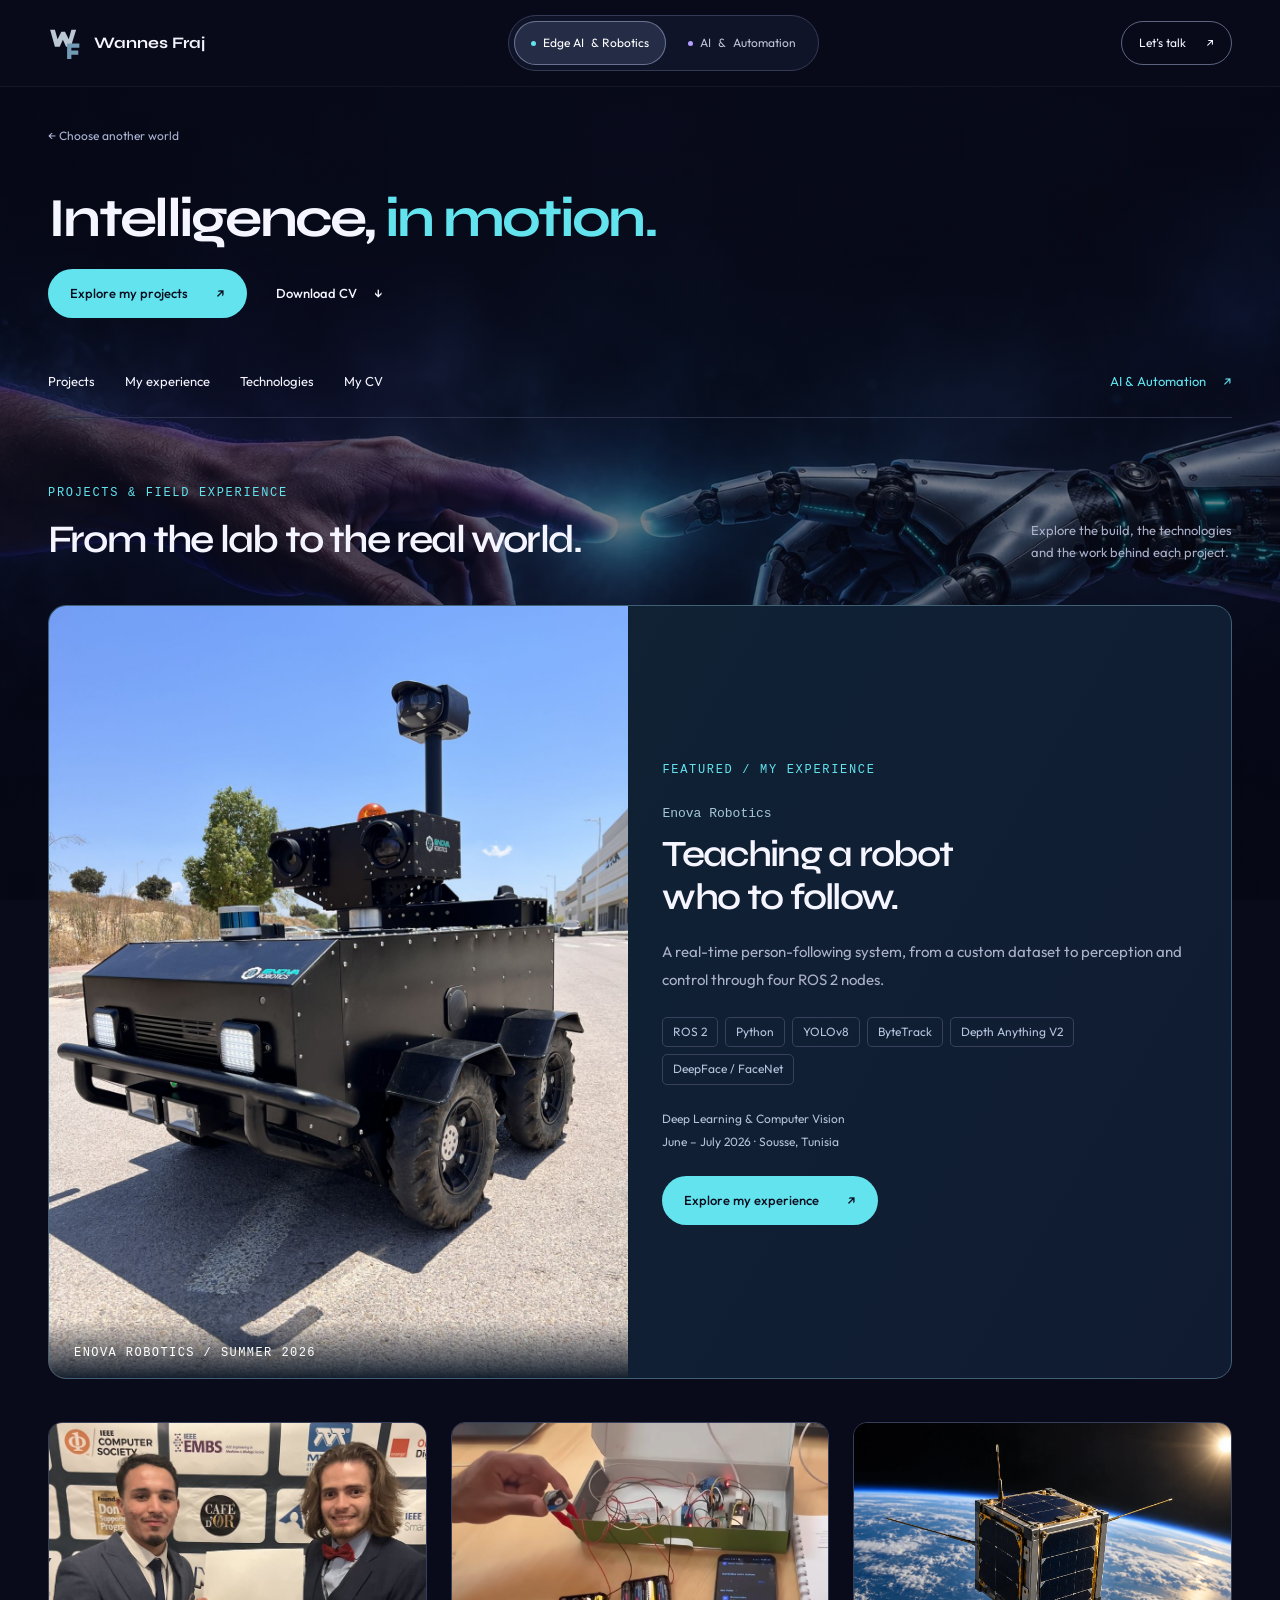
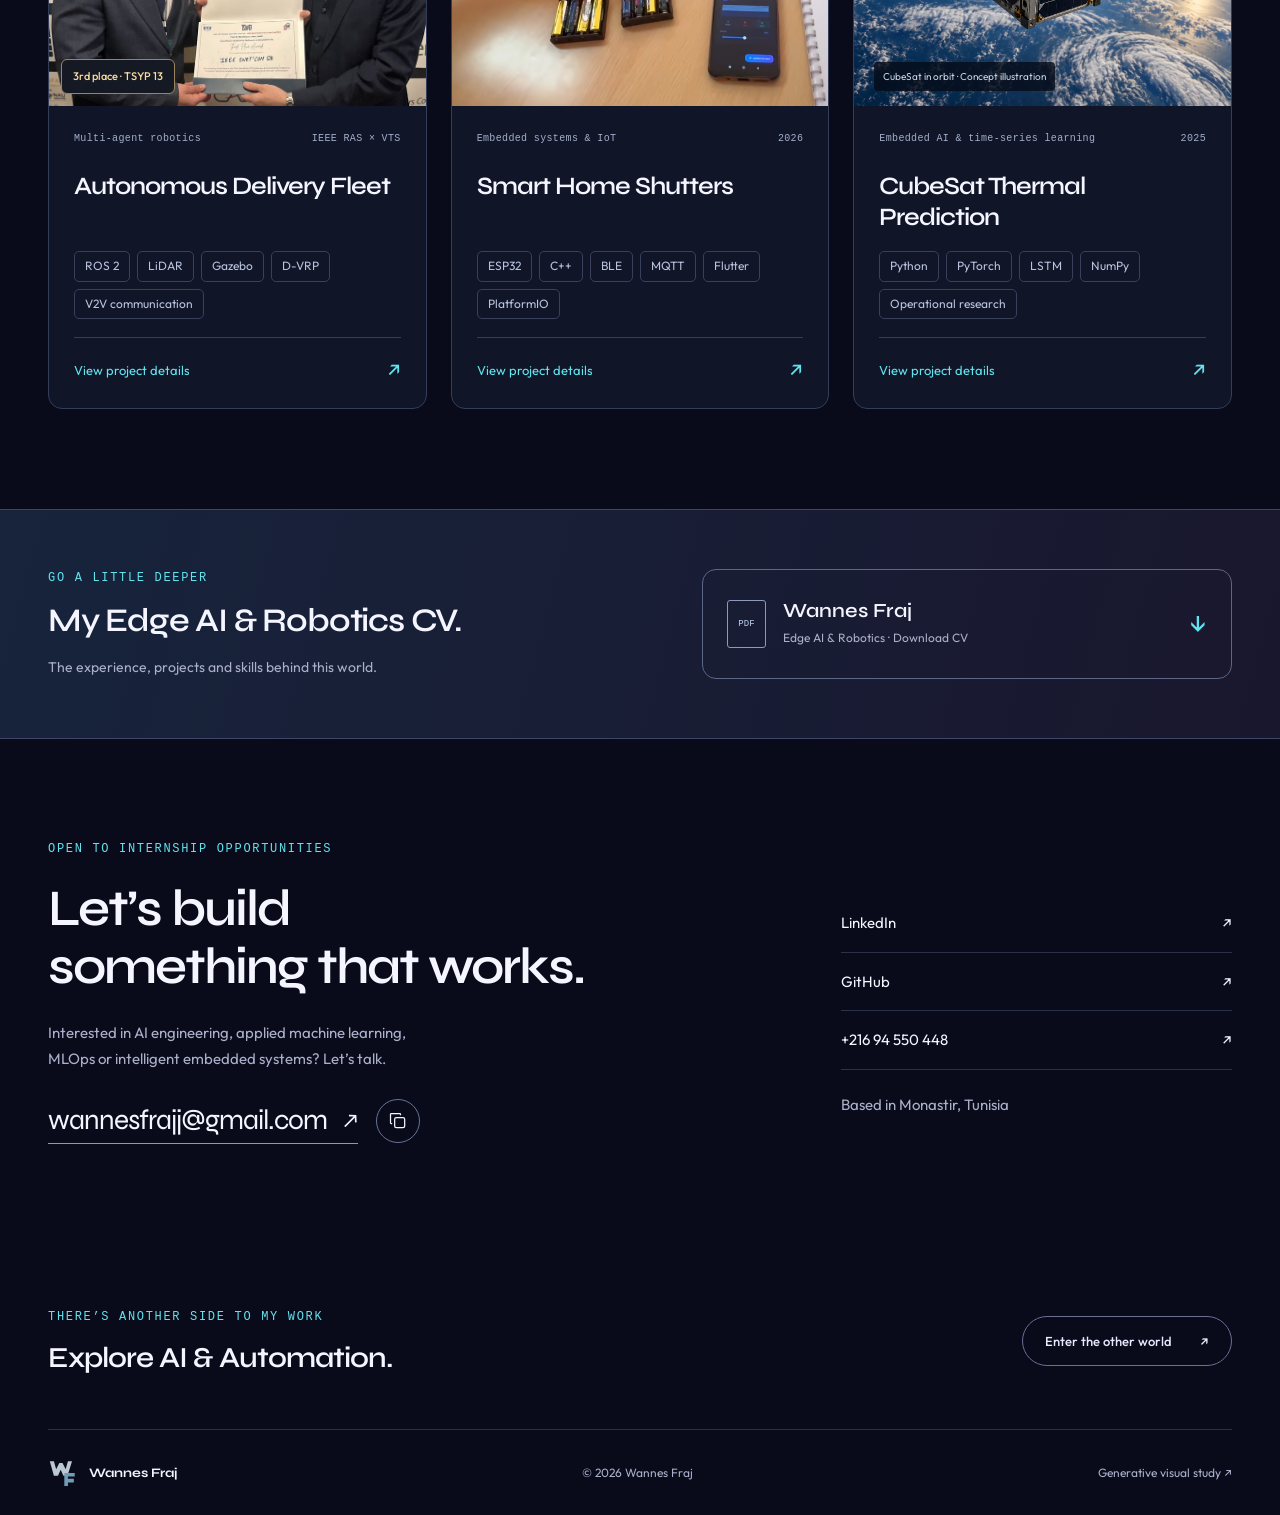
<file: edge-ai.html>
<!doctype html>

<html lang="en">
  <head>
    <meta charset="utf-8" />
    <meta content="width=device-width, initial-scale=1" name="viewport" />
    <meta content="#090b1b" name="theme-color" />
    <meta
      content="I connect perception to action. Explore my work in computer vision, autonomous robotics and embedded systems — from a ROS 2 pipeline to ESP32 firmware."
      name="description"
    />
    <title>Wannes Fraj — Edge AI &amp; Robotics</title>
    <link href="assets/favicon.svg?v=wf2" rel="icon" type="image/svg+xml" />
    <link href="https://fonts.googleapis.com" rel="preconnect" />
    <link crossorigin="" href="https://fonts.gstatic.com" rel="preconnect" />
    <link
      href="https://fonts.googleapis.com/css2?family=Outfit:wght@400;500;600&amp;family=Syne:wght@400;500;600;700;800&amp;display=swap"
      rel="stylesheet"
    />
    <link href="style.css" rel="stylesheet" />
    <script defer="" src="script.js"></script>
    <link href="robotics.css" rel="stylesheet" />
    <link href="background-motion.css" rel="stylesheet" />
    <script src="background-motion.js" defer></script>
    <script defer="defer" src="robotics.js"></script>
  </head>
  <body class="world-edge edge-with-backdrop">
    <div class="connection-backdrop" aria-hidden="true" data-entry-motion="hands">
      <img
        src="assets/edge-human-robot.webp"
        alt=""
        width="1536"
        height="1024"
        fetchpriority="high"
      />
    </div>
    <a class="skip-link" href="#main">Skip to content</a>
    <header class="site-header">
      <nav aria-label="Main navigation" class="container nav">
        <a
          aria-label="Wannes Fraj — choose a world"
          class="wordmark"
          href="index.html"
          ><img class="monogram" src="assets/favicon.svg" alt="" width="34" height="34" aria-hidden="true" /><span>Wannes Fraj</span></a
        >
        <div aria-label="Portfolio worlds" class="world-tabs" role="group">
          <a aria-current="page" href="edge-ai.html"
            ><span aria-hidden="true" class="tab-dot edge-dot"></span>Edge AI
            <span class="tab-extra">&amp; Robotics</span></a
          ><a href="ai-automation.html"
            ><span aria-hidden="true" class="tab-dot ai-dot"></span>AI
            <span class="tab-extra">&amp;</span> Automation</a
          >
        </div>
        <a class="nav-contact" href="#contact"
          >Let’s talk <span aria-hidden="true">↗</span></a
        >
      </nav>
    </header>
    <main id="main">
      <section
        aria-labelledby="world-title"
        class="world-hero container robotics-intro"
      >
        <div class="world-hero-copy">
          <a class="back-link" href="index.html">← Choose another world</a>
          <h1 id="world-title">Intelligence,<br /><span>in motion.</span></h1>
          <div class="actions">
            <a class="button primary" href="#projects"
              >Explore my projects <span aria-hidden="true">↗</span></a
            ><a
              class="text-link"
              download="Wannes-Fraj-Edge-AI-CV.pdf"
              href="cv%20edga%20ia.pdf"
              >Download CV <span aria-hidden="true">↓</span></a
            >
          </div>
        </div>
      </section>
      <nav aria-label="In this world" class="world-subnav container">
        <a href="#projects">Projects</a
        ><a href="#experience">My experience</a
        ><a href="index.html#skills">Technologies</a><a href="#cv">My CV</a
        ><a class="other-world" href="ai-automation.html"
          >AI &amp; Automation <span aria-hidden="true">↗</span></a
        >
      </nav>

      <section
        aria-labelledby="projects-title"
        class="robotics-projects container section"
        id="projects"
      >
        <div class="section-heading">
          <div>
            <p class="eyebrow">PROJECTS &amp; FIELD EXPERIENCE</p>
            <h2 id="projects-title">From the lab to the real world.</h2>
          </div>
          <p>
            Explore the build, the technologies<br />and the work behind each
            project.
          </p>
        </div>
        <article class="internship-feature" id="experience">
          <a
            aria-label="Explore my experience at Enova Robotics"
            class="internship-photo"
            href="project-enova-person-following.html"
            ><div class="evidence-photo robot-cover">
              <img
                alt="Enova Robotics mobile robot used for the person-following project"
                decoding="async"
                loading="eager"
                src="assets/robotics/enova-robot.jpg"
              />
            </div>
            <span class="internship-photo-label"
              >ENOVA ROBOTICS / SUMMER 2026</span
            ></a
          >
          <div class="internship-copy">
            <p class="eyebrow">FEATURED / MY EXPERIENCE</p>
            <p class="internship-company">Enova Robotics</p>
            <h3>Teaching a robot<br />who to follow.</h3>
            <p>
              A real-time person-following system, from a custom dataset to
              perception and control through four ROS 2 nodes.
            </p>
            <div class="tags">
              <span>ROS 2</span><span>Python</span><span>YOLOv8</span
              ><span>ByteTrack</span><span>Depth Anything V2</span
              ><span>DeepFace / FaceNet</span>
            </div>
            <div class="internship-meta">
              <span>Deep Learning &amp; Computer Vision</span
              ><span>June – July 2026 · Sousse, Tunisia</span>
            </div>
            <a class="button primary" href="project-enova-person-following.html"
              >Explore my experience <span aria-hidden="true">↗</span></a
            >
          </div>
        </article>
        <div class="robotics-project-grid">
          <article class="robotics-card" id="proj-tsyp">
            <a
              class="robotics-card-link"
              href="project-tsyp-autonomous-delivery.html"
              ><div class="robotics-card-visual">
                <div class="evidence-photo tsyp-card-photo">
                  <img
                    alt="TSYP 13 RAS and VTS challenge third-place certificate presented to the IEEE ENET’Com team"
                    decoding="async"
                    height="1067"
                    loading="lazy"
                    src="assets/robotics/tsyp13-award.jpg"
                    width="800"
                  />
                </div>
                <span class="project-award">3rd place · TSYP 13</span>
              </div>
              <div class="robotics-card-copy">
                <div class="project-type">
                  <span>Multi-agent robotics</span><span>IEEE RAS × VTS</span>
                </div>
                <h3>Autonomous Delivery Fleet</h3>
                <div class="tags">
                  <span>ROS 2</span><span>LiDAR</span><span>Gazebo</span
                  ><span>D-VRP</span><span>V2V communication</span>
                </div>
                <span class="case-link"
                  >View project details <span aria-hidden="true">↗</span></span
                >
              </div></a
            >
          </article>
          <article class="robotics-card" id="proj-shutters">
            <a
              class="robotics-card-link"
              href="project-smart-home-shutters.html"
              ><div class="robotics-card-visual">
                <div class="evidence-photo rotated-photo">
                  <img
                    alt="Connected shutter prototype controlled from a Flutter phone application"
                    decoding="async"
                    loading="lazy"
                    src="assets/robotics/shutters-demo-2.webp"
                  />
                </div>
              </div>
              <div class="robotics-card-copy">
                <div class="project-type">
                  <span>Embedded systems &amp; IoT</span><span>2026</span>
                </div>
                <h3>Smart Home Shutters</h3>
                <div class="tags">
                  <span>ESP32</span><span>C++</span><span>BLE</span
                  ><span>MQTT</span><span>Flutter</span><span>PlatformIO</span>
                </div>
                <span class="case-link"
                  >View project details <span aria-hidden="true">↗</span></span
                >
              </div></a
            >
          </article>
          <article class="robotics-card" id="proj-cubesat">
            <a class="robotics-card-link" href="project-cubesat-thermal.html"
              ><div class="robotics-card-visual">
                <div class="evidence-photo thermal-cover">
                  <img
                    alt="CubeSat orbiting Earth, illuminated by the Sun — conceptual illustration"
                    height="1024"
                    loading="lazy"
                    src="assets/cubesat-orbit.webp"
                    width="1536"
                  /><span>CubeSat in orbit · Concept illustration</span>
                </div>
              </div>
              <div class="robotics-card-copy">
                <div class="project-type">
                  <span>Embedded AI &amp; time-series learning</span
                  ><span>2025</span>
                </div>
                <h3>CubeSat Thermal Prediction</h3>
                <div class="tags">
                  <span>Python</span><span>PyTorch</span><span>LSTM</span
                  ><span>NumPy</span><span>Operational research</span>
                </div>
                <span class="case-link"
                  >View project details <span aria-hidden="true">↗</span></span
                >
              </div></a
            >
          </article>
        </div>
      </section>
<section aria-labelledby="cv-title" class="cv-section" id="cv">
        <div class="container cv-layout">
          <div>
            <p class="eyebrow">GO A LITTLE DEEPER</p>
            <h2 id="cv-title">My Edge AI &amp; Robotics CV.</h2>
            <p>The experience, projects and skills behind this world.</p>
          </div>
          <a
            class="cv-download"
            download="Wannes-Fraj-Edge-AI-CV.pdf"
            href="cv%20edga%20ia.pdf"
            ><span aria-hidden="true" class="cv-file">PDF</span>
            <div>
              <h3>Wannes Fraj</h3>
              <p>Edge AI &amp; Robotics · Download CV</p>
            </div>
            <span aria-hidden="true" class="download-arrow">↓</span></a
          >
        </div>
      </section>
      <section
        aria-labelledby="contact-title"
        class="section container contact-section"
        id="contact"
      >
        <div>
          <p class="eyebrow">Open to internship opportunities</p>
          <h2 id="contact-title">Let’s build<br />something that works.</h2>
          <p>
            Interested in AI engineering, applied machine learning,<br
              class="desktop-break"
            />
            MLOps or intelligent embedded systems? Let’s talk.
          </p>
          <div class="email-row">
            <a class="email-link" href="mailto:wannesfrajj@gmail.com"
              >wannesfrajj@gmail.com <span aria-hidden="true">↗</span></a
            ><button
              aria-label="Copy email address"
              class="copy-email"
              hidden=""
              type="button"
            >
              <svg
                aria-hidden="true"
                fill="none"
                height="20"
                viewbox="0 0 24 24"
                width="20"
              >
                <rect
                  height="12"
                  rx="2"
                  stroke="currentColor"
                  stroke-width="1.5"
                  width="12"
                  x="8"
                  y="8"
                ></rect>
                <path
                  d="M15 5V4a1 1 0 0 0-1-1H4a1 1 0 0 0-1 1v10a1 1 0 0 0 1 1h1"
                  stroke="currentColor"
                  stroke-width="1.5"
                ></path>
              </svg>
            </button>
          </div>
          <p aria-live="polite" class="copy-status" role="status"></p>
        </div>
        <div class="contact-links">
          <a
            href="https://www.linkedin.com/in/wannes-fraj-214820387/"
            rel="noopener noreferrer"
            target="_blank"
            >LinkedIn <span aria-hidden="true">↗</span></a
          ><a
            href="https://github.com/wannes243"
            rel="noopener noreferrer"
            target="_blank"
            >GitHub <span aria-hidden="true">↗</span></a
          ><a href="tel:+21694550448"
            >+216 94 550 448 <span aria-hidden="true">↗</span></a
          >
          <p>Based in Monastir, Tunisia</p>
        </div>
      </section>
      <aside class="container world-bridge">
        <div>
          <p class="eyebrow">THERE’S ANOTHER SIDE TO MY WORK</p>
          <h2>Explore AI &amp; Automation.</h2>
        </div>
        <a class="button secondary" href="ai-automation.html"
          >Enter the other world <span aria-hidden="true">↗</span></a
        >
      </aside>
    </main>
    <footer class="container footer">
      <a class="wordmark" href="index.html"
        ><img class="monogram" src="assets/favicon.svg" alt="" width="34" height="34" aria-hidden="true" /><span>Wannes Fraj</span></a
      >
      <p>© <span id="year">2026</span> Wannes Fraj</p>
      <a href="art/thermal-study.html"
        >Generative visual study <span aria-hidden="true">↗</span></a
      >
    </footer>
  </body>
</html>
</file>
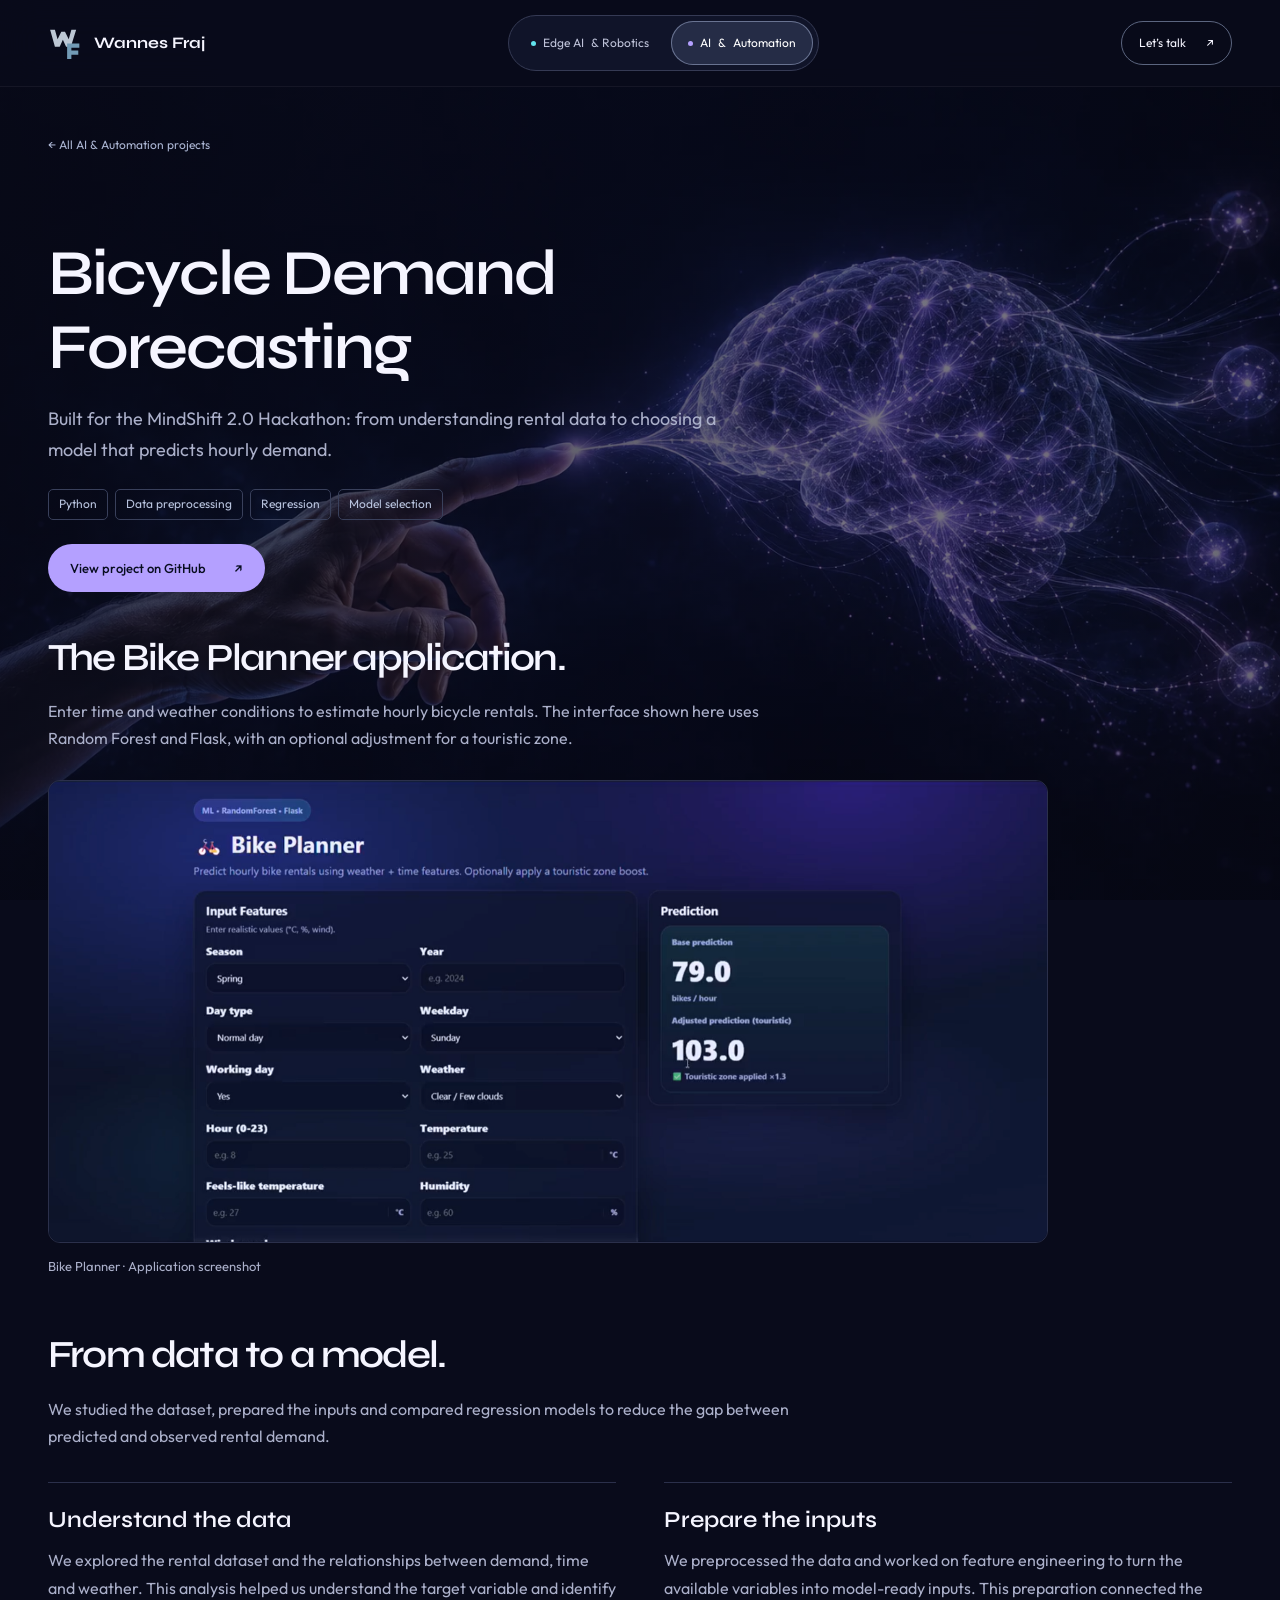
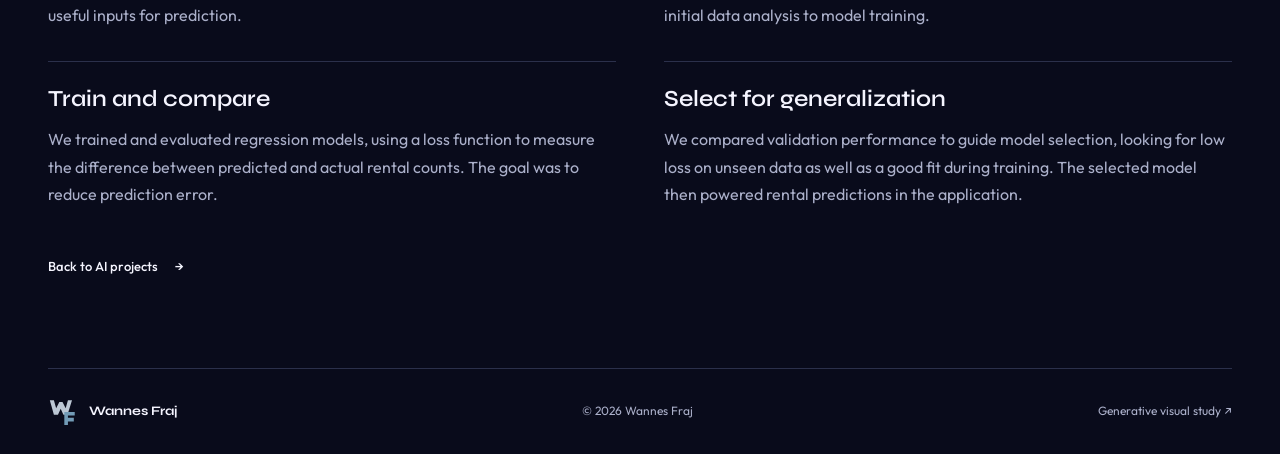
<file: project-bicycle-demand.html>
<!doctype html>
<html lang="en">
  <head>
    <meta charset="utf-8" />
    <meta name="viewport" content="width=device-width, initial-scale=1" />
    <meta name="theme-color" content="#090b1b" />
    <meta
      name="description"
      content="From rental data exploration and preprocessing to regression model selection and the Bike Planner application."
    />
    <title>Bicycle Demand Forecasting &mdash; Wannes Fraj</title>
    <link rel="icon" href="assets/favicon.svg?v=wf2" type="image/svg+xml" />
    <link rel="preconnect" href="https://fonts.googleapis.com" />
    <link rel="preconnect" href="https://fonts.gstatic.com" crossorigin />
    <link
      href="https://fonts.googleapis.com/css2?family=Outfit:wght@400;500;600&family=Syne:wght@400;500;600;700;800&display=swap"
      rel="stylesheet"
    />
    <link rel="stylesheet" href="style.css" />
    <link rel="stylesheet" href="automation.css" />
    <script src="script.js" defer></script>
  </head>
  <body class="world-automation with-wallpaper">
    <div class="page-wallpaper" aria-hidden="true">
      <img src="assets/ai-human-neural.webp" alt="" width="1536" height="1024" fetchpriority="high" />
    </div>
    <a class="skip-link" href="#main">Skip to content</a>
    <header class="site-header">
      <nav class="container nav" aria-label="Main navigation">
        <a
          class="wordmark"
          href="index.html"
          aria-label="Wannes Fraj — choose a world"
          ><img class="monogram" src="assets/favicon.svg" alt="" width="34" height="34" aria-hidden="true" /><span>Wannes Fraj</span></a
        >
        <div class="world-tabs" role="group" aria-label="Portfolio worlds">
          <a href="edge-ai.html"
            ><span class="tab-dot edge-dot" aria-hidden="true"></span>Edge AI
            <span class="tab-extra">&amp; Robotics</span></a
          ><a href="ai-automation.html" aria-current="page"
            ><span class="tab-dot ai-dot" aria-hidden="true"></span>AI
            <span class="tab-extra">&amp;</span> Automation</a
          >
        </div>
        <a class="nav-contact" href="ai-automation.html#contact"
          >Let’s talk <span aria-hidden="true">↗</span></a
        >
      </nav>
    </header>
    <main id="main" class="container eventplanner-main forecast-case">
      <a class="back-link" href="ai-automation.html#proj-bikeshare">&larr; All AI &amp; Automation projects</a>
      <header class="eventplanner-header">
        <h1>Bicycle Demand Forecasting</h1>
        <p>Built for the MindShift 2.0 Hackathon: from understanding rental data to choosing a model that predicts hourly demand.</p>
        <div class="tags"><span>Python</span><span>Data preprocessing</span><span>Regression</span><span>Model selection</span></div>
        <a class="button primary" href="https://github.com/SaraSouissi55/hackathon" target="_blank" rel="noopener noreferrer">View project on GitHub <span aria-hidden="true">&#8599;</span></a>
      </header>
      <section class="forecast-application" aria-labelledby="application-title">
        <h2 id="application-title">The Bike Planner application.</h2>
        <p>Enter time and weather conditions to estimate hourly bicycle rentals. The interface shown here uses Random Forest and Flask, with an optional adjustment for a touristic zone.</p>
        <figure>
          <a href="assets/automation/bike-planner-app.png" target="_blank" rel="noopener noreferrer" aria-label="View the Bike Planner application screenshot at full size">
            <img src="assets/automation/bike-planner-app.png" alt="Bike Planner interface showing time and weather inputs alongside hourly rental predictions" width="1535" height="709" fetchpriority="high" />
          </a>
          <figcaption>Bike Planner &middot; Application screenshot</figcaption>
        </figure>
      </section>
      <section class="forecast-method" aria-labelledby="method-title">
        <h2 id="method-title">From data to a model.</h2>
        <p>We studied the dataset, prepared the inputs and compared regression models to reduce the gap between predicted and observed rental demand.</p>
        <div class="forecast-stages">
          <section><h3>Understand the data</h3><p>We explored the rental dataset and the relationships between demand, time and weather. This analysis helped us understand the target variable and identify useful inputs for prediction.</p></section>
          <section><h3>Prepare the inputs</h3><p>We preprocessed the data and worked on feature engineering to turn the available variables into model-ready inputs. This preparation connected the initial data analysis to model training.</p></section>
          <section><h3>Train and compare</h3><p>We trained and evaluated regression models, using a loss function to measure the difference between predicted and actual rental counts. The goal was to reduce prediction error.</p></section>
          <section><h3>Select for generalization</h3><p>We compared validation performance to guide model selection, looking for low loss on unseen data as well as a good fit during training. The selected model then powered rental predictions in the application.</p></section>
        </div>
      </section>
      <a class="text-link" href="ai-automation.html#proj-bikeshare">Back to AI projects <span aria-hidden="true">&rarr;</span></a>
    </main>
    <footer class="container footer">
      <a class="wordmark" href="index.html"
        ><img class="monogram" src="assets/favicon.svg" alt="" width="34" height="34" aria-hidden="true" /><span>Wannes Fraj</span></a
      >
      <p>© <span id="year">2026</span> Wannes Fraj</p>
      <a href="art/thermal-study.html"
        >Generative visual study <span aria-hidden="true">↗</span></a
      >
    </footer>
  </body>
</html>
</file>
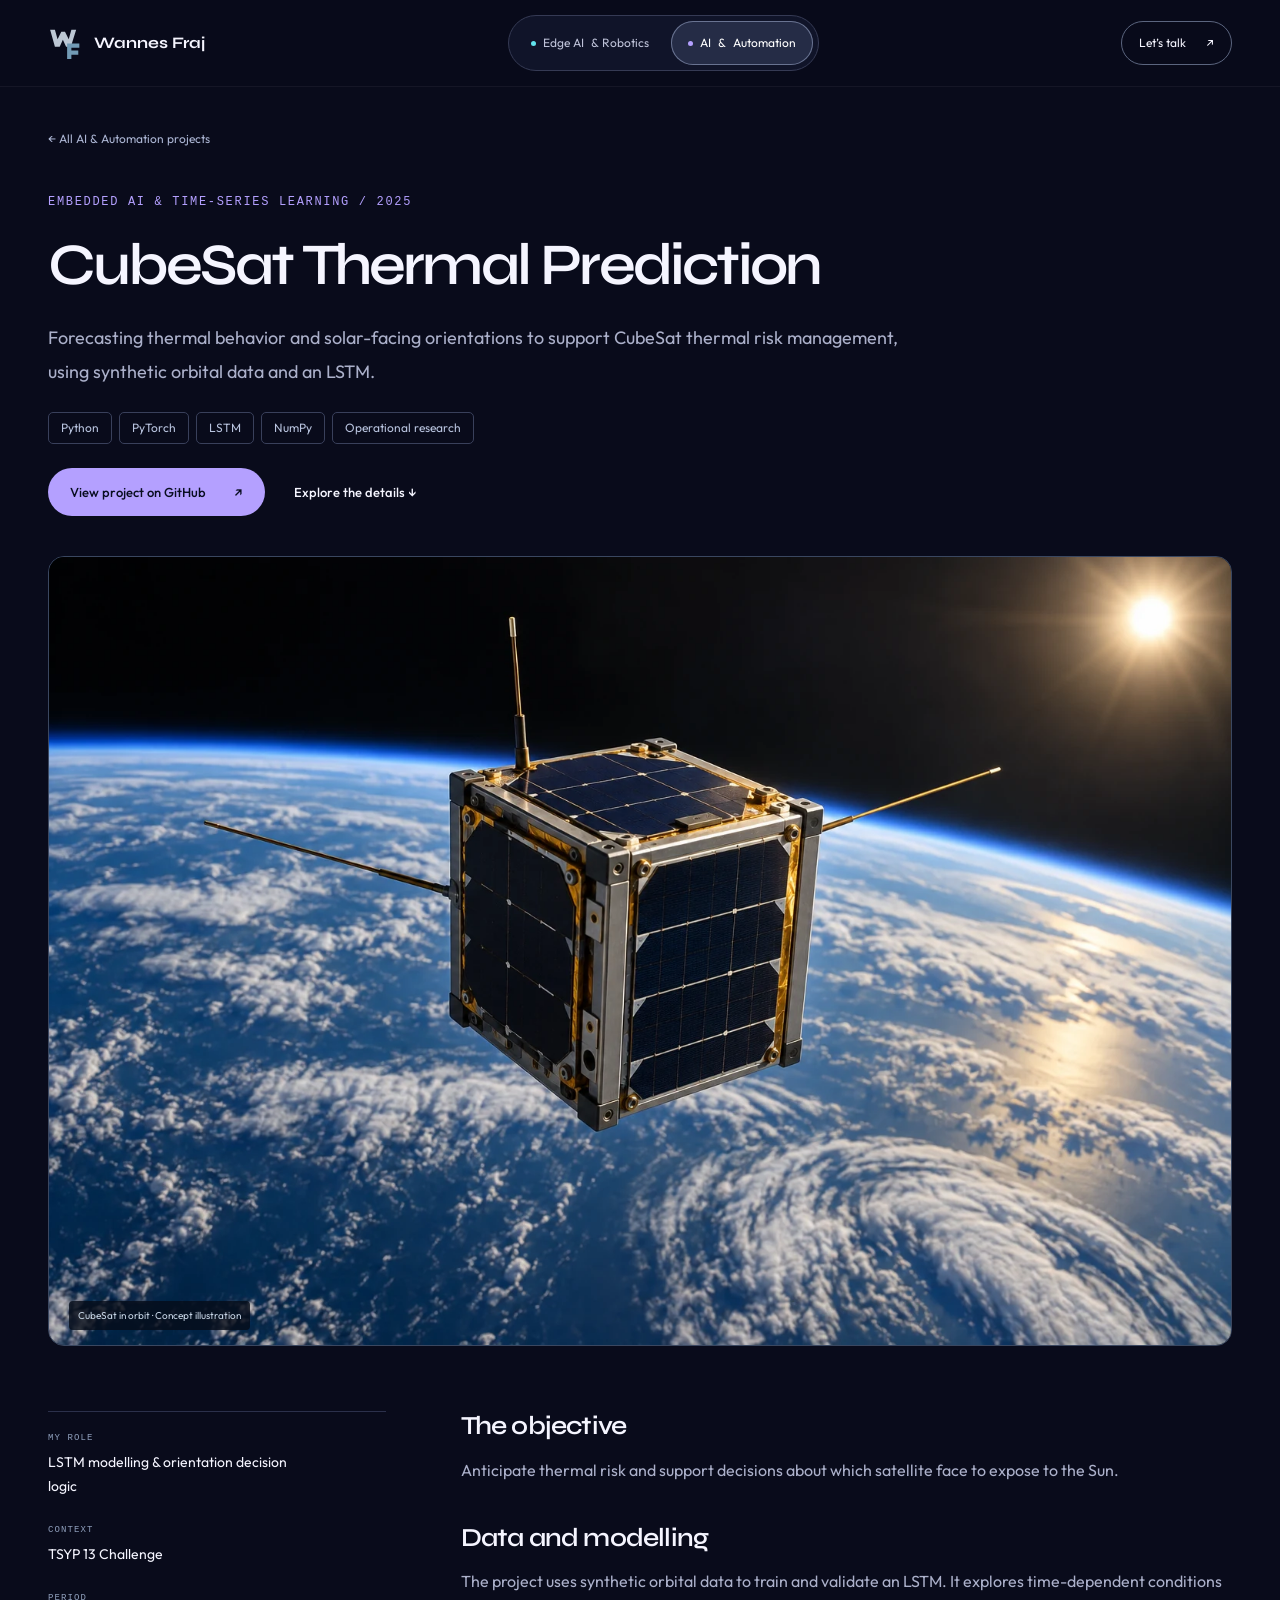
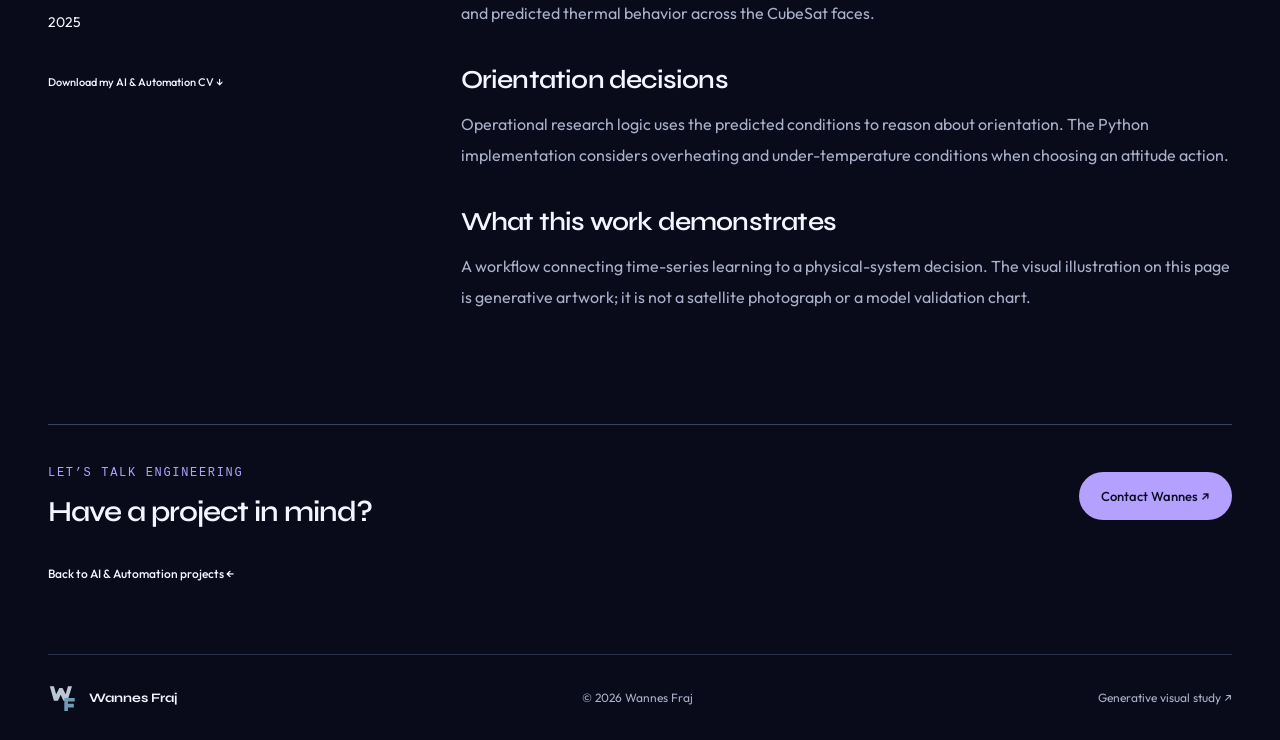
<file: project-cubesat-ai.html>
<!doctype html>
<html lang="en">
  <head>
    <meta charset="utf-8" />
    <meta content="width=device-width, initial-scale=1" name="viewport" />
    <meta content="#090b1b" name="theme-color" />
    <meta
      content="Forecasting thermal behavior and solar-facing orientations to support CubeSat thermal risk management, using synthetic orbital data and an LSTM."
      name="description"
    />
    <title>CubeSat Thermal Prediction — Wannes Fraj</title>
    <link href="assets/favicon.svg?v=wf2" rel="icon" type="image/svg+xml" />
    <link href="https://fonts.googleapis.com" rel="preconnect" />
    <link crossorigin="" href="https://fonts.gstatic.com" rel="preconnect" />
    <link
      href="https://fonts.googleapis.com/css2?family=Outfit:wght@400;500;600&amp;family=Syne:wght@400;500;600;700;800&amp;display=swap"
      rel="stylesheet"
    />
    <link href="style.css" rel="stylesheet" />
    <script defer="" src="script.js"></script>
    <link href="robotics.css" rel="stylesheet" />
    <script defer="defer" src="robotics.js"></script>
  </head>
  <body class="world-automation robotics-case">
    <a class="skip-link" href="#main">Skip to content</a>
    <header class="site-header">
      <nav aria-label="Main navigation" class="container nav">
        <a
          aria-label="Wannes Fraj — choose a world"
          class="wordmark"
          href="index.html"
          ><img class="monogram" src="assets/favicon.svg" alt="" width="34" height="34" aria-hidden="true" /><span>Wannes Fraj</span></a
        >
        <div aria-label="Portfolio worlds" class="world-tabs" role="group">
          <a href="edge-ai.html"
            ><span aria-hidden="true" class="tab-dot edge-dot"></span>Edge AI
            <span class="tab-extra">&amp; Robotics</span></a
          ><a aria-current="page" href="ai-automation.html"
            ><span aria-hidden="true" class="tab-dot ai-dot"></span>AI
            <span class="tab-extra">&amp;</span> Automation</a
          >
        </div>
        <a class="nav-contact" href="#contact"
          >Let’s talk <span aria-hidden="true">↗</span></a
        >
      </nav>
    </header>
    <main id="main" class="container case-main">
      <a class="back-link" href="ai-automation.html#proj-cubesat"
        >← All AI &amp; Automation projects</a
      >
      <header class="case-header">
        <p class="eyebrow">Embedded AI & time-series learning / 2025</p>
        <h1>CubeSat Thermal Prediction</h1>
        <p class="case-intro">
          Forecasting thermal behavior and solar-facing orientations to support
          CubeSat thermal risk management, using synthetic orbital data and an
          LSTM.
        </p>
        <div class="tags">
          <span>Python</span><span>PyTorch</span><span>LSTM</span
          ><span>NumPy</span><span>Operational research</span>
        </div>
        <div class="actions">
          <a
            class="button primary"
            href="https://github.com/wannes243/CubeSat-Thermal-Prediction"
            target="_blank"
            rel="noopener noreferrer"
            >View project on GitHub <span aria-hidden="true">↗</span></a
          ><a class="text-link" href="#case-details">Explore the details ↓</a>
        </div>
      </header>
      <div class="case-cover">
        <div class="evidence-photo thermal-cover">
          <img
            src="assets/cubesat-orbit.webp"
            alt="CubeSat orbiting Earth, illuminated by the Sun — conceptual illustration"
            width="1536"
            height="1024"
            loading="lazy"
          /><span>CubeSat in orbit · Concept illustration</span>
        </div>
      </div>
      <div class="case-layout" id="case-details">
        <aside class="case-facts">
          <div>
            <span>MY ROLE</span
            ><strong>LSTM modelling & orientation decision logic</strong>
          </div>
          <div><span>CONTEXT</span><strong>TSYP 13 Challenge</strong></div>
          <div><span>PERIOD</span><strong>2025</strong></div>
          <a
            href="cv%20IA.pdf"
            download="Wannes-Fraj-AI-MLOps-CV.pdf"
            class="text-link"
            >Download my AI &amp; Automation CV ↓</a
          >
        </aside>
        <div>
          <section class="case-section">
            <h2>The objective</h2>
            <p>
              Anticipate thermal risk and support decisions about which
              satellite face to expose to the Sun.
            </p>
          </section>
          <section class="case-section">
            <h2>Data and modelling</h2>
            <p>
              The project uses synthetic orbital data to train and validate an
              LSTM. It explores time-dependent conditions and predicted thermal
              behavior across the CubeSat faces.
            </p>
          </section>
          <section class="case-section">
            <h2>Orientation decisions</h2>
            <p>
              Operational research logic uses the predicted conditions to reason
              about orientation. The Python implementation considers overheating
              and under-temperature conditions when choosing an attitude action.
            </p>
          </section>
          <section class="case-section">
            <h2>What this work demonstrates</h2>
            <p>
              A workflow connecting time-series learning to a physical-system
              decision. The visual illustration on this page is generative
              artwork; it is not a satellite photograph or a model validation
              chart.
            </p>
          </section>
        </div>
      </div>
      <div class="case-bottom" id="contact">
        <div>
          <p class="eyebrow">LET’S TALK ENGINEERING</p>
          <h2>Have a project in mind?</h2>
        </div>
        <a class="button primary" href="mailto:wannesfrajj@gmail.com"
          >Contact Wannes ↗</a
        ><a class="text-link" href="ai-automation.html#proj-cubesat"
          >Back to AI &amp; Automation projects ←</a
        >
      </div>
    </main>
    <footer class="container footer">
      <a class="wordmark" href="index.html"
        ><img class="monogram" src="assets/favicon.svg" alt="" width="34" height="34" aria-hidden="true" /><span>Wannes Fraj</span></a
      >
      <p>© <span id="year">2026</span> Wannes Fraj</p>
      <a href="art/thermal-study.html"
        >Generative visual study <span aria-hidden="true">↗</span></a
      >
    </footer>
    <dialog class="photo-dialog" aria-label="Project photo viewer">
      <button class="photo-close" type="button" aria-label="Close photo viewer">
        Close <span aria-hidden="true">×</span>
      </button>
      <div class="lightbox-stage"><img alt="" /></div>
      <p class="photo-caption"></p>
    </dialog>
  </body>
</html>
</file>
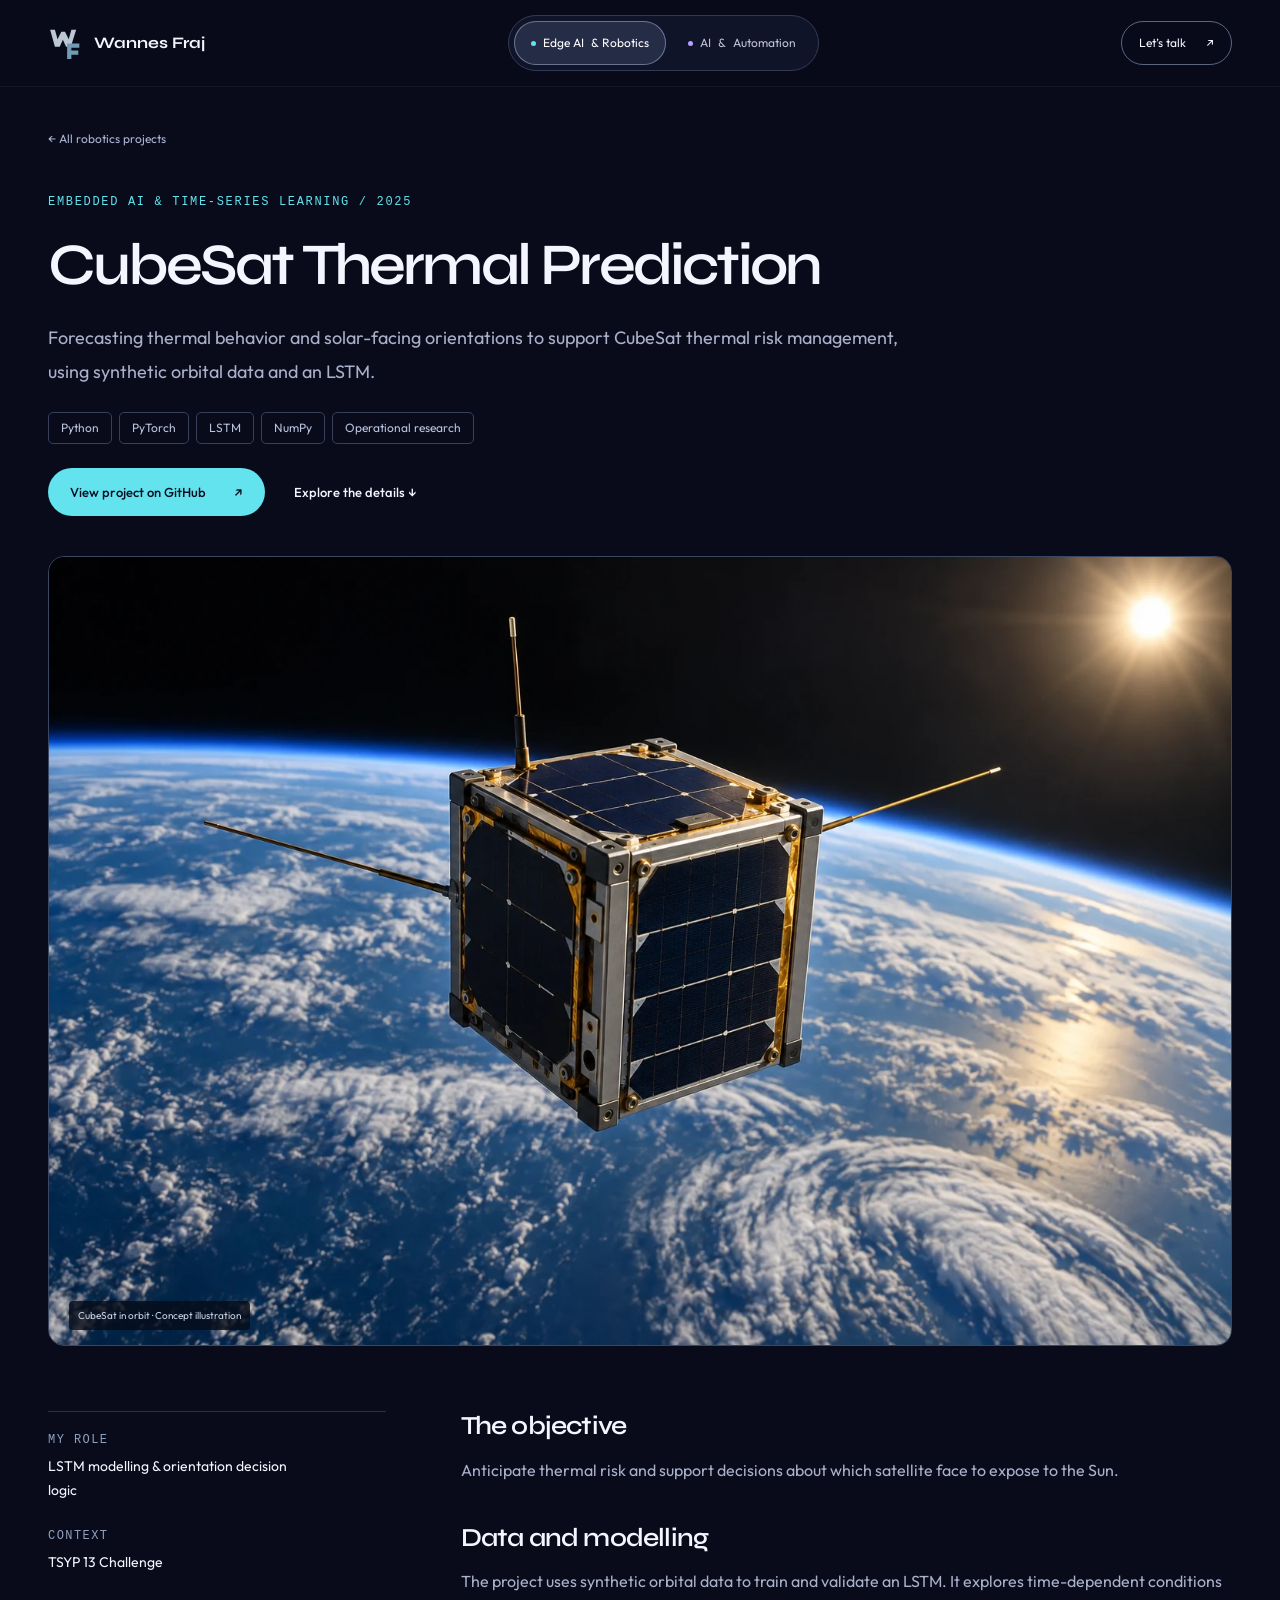
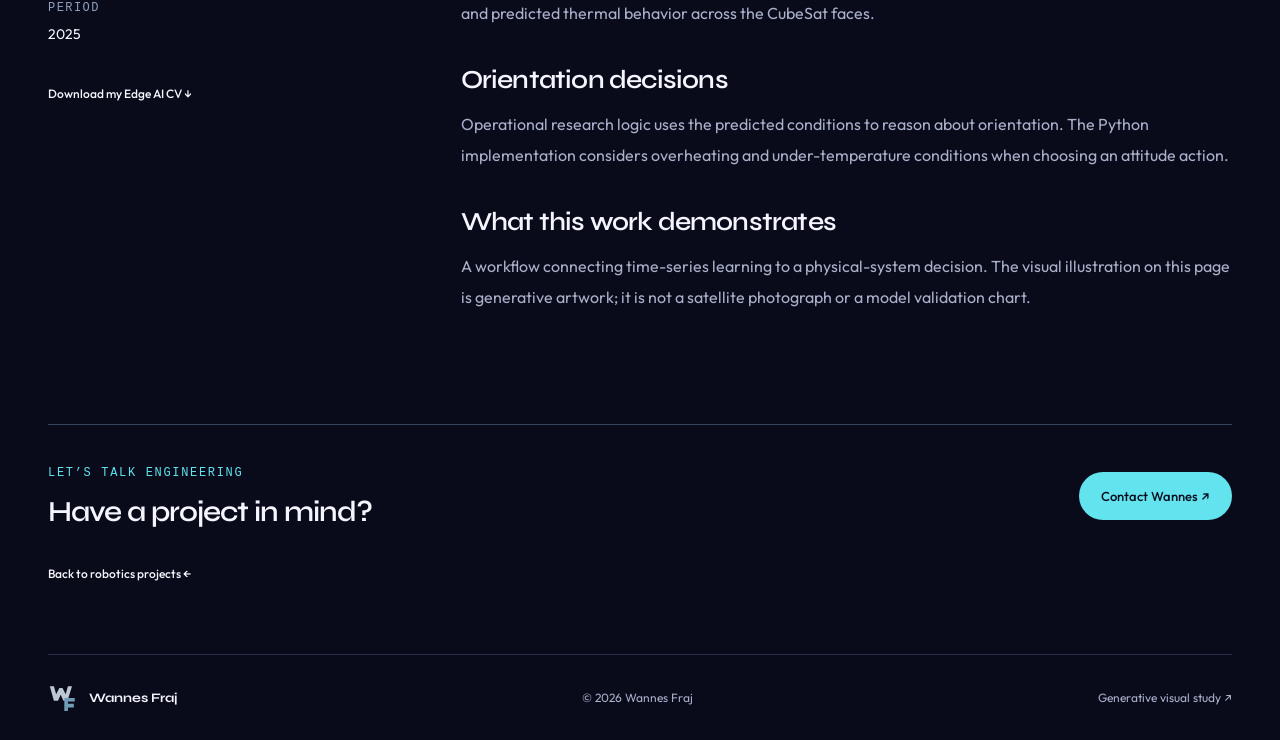
<file: project-cubesat-thermal.html>
<!doctype html>
<html lang="en">
  <head>
    <meta charset="utf-8" />
    <meta content="width=device-width, initial-scale=1" name="viewport" />
    <meta content="#090b1b" name="theme-color" />
    <meta
      content="Forecasting thermal behavior and solar-facing orientations to support CubeSat thermal risk management, using synthetic orbital data and an LSTM."
      name="description"
    />
    <title>CubeSat Thermal Prediction — Wannes Fraj</title>
    <link href="assets/favicon.svg?v=wf2" rel="icon" type="image/svg+xml" />
    <link href="https://fonts.googleapis.com" rel="preconnect" />
    <link crossorigin="" href="https://fonts.gstatic.com" rel="preconnect" />
    <link
      href="https://fonts.googleapis.com/css2?family=Outfit:wght@400;500;600&amp;family=Syne:wght@400;500;600;700;800&amp;display=swap"
      rel="stylesheet"
    />
    <link href="style.css" rel="stylesheet" />
    <script defer="" src="script.js"></script>
    <link href="robotics.css" rel="stylesheet" />
    <script defer="defer" src="robotics.js"></script>
  </head>
  <body class="world-edge robotics-case">
    <a class="skip-link" href="#main">Skip to content</a>
    <header class="site-header">
      <nav aria-label="Main navigation" class="container nav">
        <a
          aria-label="Wannes Fraj — choose a world"
          class="wordmark"
          href="index.html"
          ><img class="monogram" src="assets/favicon.svg" alt="" width="34" height="34" aria-hidden="true" /><span>Wannes Fraj</span></a
        >
        <div aria-label="Portfolio worlds" class="world-tabs" role="group">
          <a aria-current="page" href="edge-ai.html"
            ><span aria-hidden="true" class="tab-dot edge-dot"></span>Edge AI
            <span class="tab-extra">&amp; Robotics</span></a
          ><a href="ai-automation.html"
            ><span aria-hidden="true" class="tab-dot ai-dot"></span>AI
            <span class="tab-extra">&amp;</span> Automation</a
          >
        </div>
        <a class="nav-contact" href="#contact"
          >Let’s talk <span aria-hidden="true">↗</span></a
        >
      </nav>
    </header>
    <main id="main" class="container case-main">
      <a class="back-link" href="edge-ai.html#projects"
        >← All robotics projects</a
      >
      <header class="case-header">
        <p class="eyebrow">Embedded AI & time-series learning / 2025</p>
        <h1>CubeSat Thermal Prediction</h1>
        <p class="case-intro">
          Forecasting thermal behavior and solar-facing orientations to support
          CubeSat thermal risk management, using synthetic orbital data and an
          LSTM.
        </p>
        <div class="tags">
          <span>Python</span><span>PyTorch</span><span>LSTM</span
          ><span>NumPy</span><span>Operational research</span>
        </div>
        <div class="actions">
          <a
            class="button primary"
            href="https://github.com/wannes243/CubeSat-Thermal-Prediction"
            target="_blank"
            rel="noopener noreferrer"
            >View project on GitHub <span aria-hidden="true">↗</span></a
          ><a class="text-link" href="#case-details">Explore the details ↓</a>
        </div>
      </header>
      <div class="case-cover">
        <div class="evidence-photo thermal-cover">
          <img
            src="assets/cubesat-orbit.webp"
            alt="CubeSat orbiting Earth, illuminated by the Sun — conceptual illustration"
            width="1536"
            height="1024"
            loading="lazy"
          /><span>CubeSat in orbit · Concept illustration</span>
        </div>
      </div>
      <div class="case-layout" id="case-details">
        <aside class="case-facts">
          <div>
            <span>MY ROLE</span
            ><strong>LSTM modelling & orientation decision logic</strong>
          </div>
          <div><span>CONTEXT</span><strong>TSYP 13 Challenge</strong></div>
          <div><span>PERIOD</span><strong>2025</strong></div>
          <a
            href="cv%20edga%20ia.pdf"
            download="Wannes-Fraj-Edge-AI-CV.pdf"
            class="text-link"
            >Download my Edge AI CV ↓</a
          >
        </aside>
        <div>
          <section class="case-section">
            <h2>The objective</h2>
            <p>
              Anticipate thermal risk and support decisions about which
              satellite face to expose to the Sun.
            </p>
          </section>
          <section class="case-section">
            <h2>Data and modelling</h2>
            <p>
              The project uses synthetic orbital data to train and validate an
              LSTM. It explores time-dependent conditions and predicted thermal
              behavior across the CubeSat faces.
            </p>
          </section>
          <section class="case-section">
            <h2>Orientation decisions</h2>
            <p>
              Operational research logic uses the predicted conditions to reason
              about orientation. The Python implementation considers overheating
              and under-temperature conditions when choosing an attitude action.
            </p>
          </section>
          <section class="case-section">
            <h2>What this work demonstrates</h2>
            <p>
              A workflow connecting time-series learning to a physical-system
              decision. The visual illustration on this page is generative
              artwork; it is not a satellite photograph or a model validation
              chart.
            </p>
          </section>
        </div>
      </div>
      <div class="case-bottom" id="contact">
        <div>
          <p class="eyebrow">LET’S TALK ENGINEERING</p>
          <h2>Have a project in mind?</h2>
        </div>
        <a class="button primary" href="mailto:wannesfrajj@gmail.com"
          >Contact Wannes ↗</a
        ><a class="text-link" href="edge-ai.html#projects"
          >Back to robotics projects ←</a
        >
      </div>
    </main>
    <footer class="container footer">
      <a class="wordmark" href="index.html"
        ><img class="monogram" src="assets/favicon.svg" alt="" width="34" height="34" aria-hidden="true" /><span>Wannes Fraj</span></a
      >
      <p>© <span id="year">2026</span> Wannes Fraj</p>
      <a href="art/thermal-study.html"
        >Generative visual study <span aria-hidden="true">↗</span></a
      >
    </footer>
    <dialog class="photo-dialog" aria-label="Project photo viewer">
      <button class="photo-close" type="button" aria-label="Close photo viewer">
        Close <span aria-hidden="true">×</span>
      </button>
      <div class="lightbox-stage"><img alt="" /></div>
      <p class="photo-caption"></p>
    </dialog>
  </body>
</html>
</file>
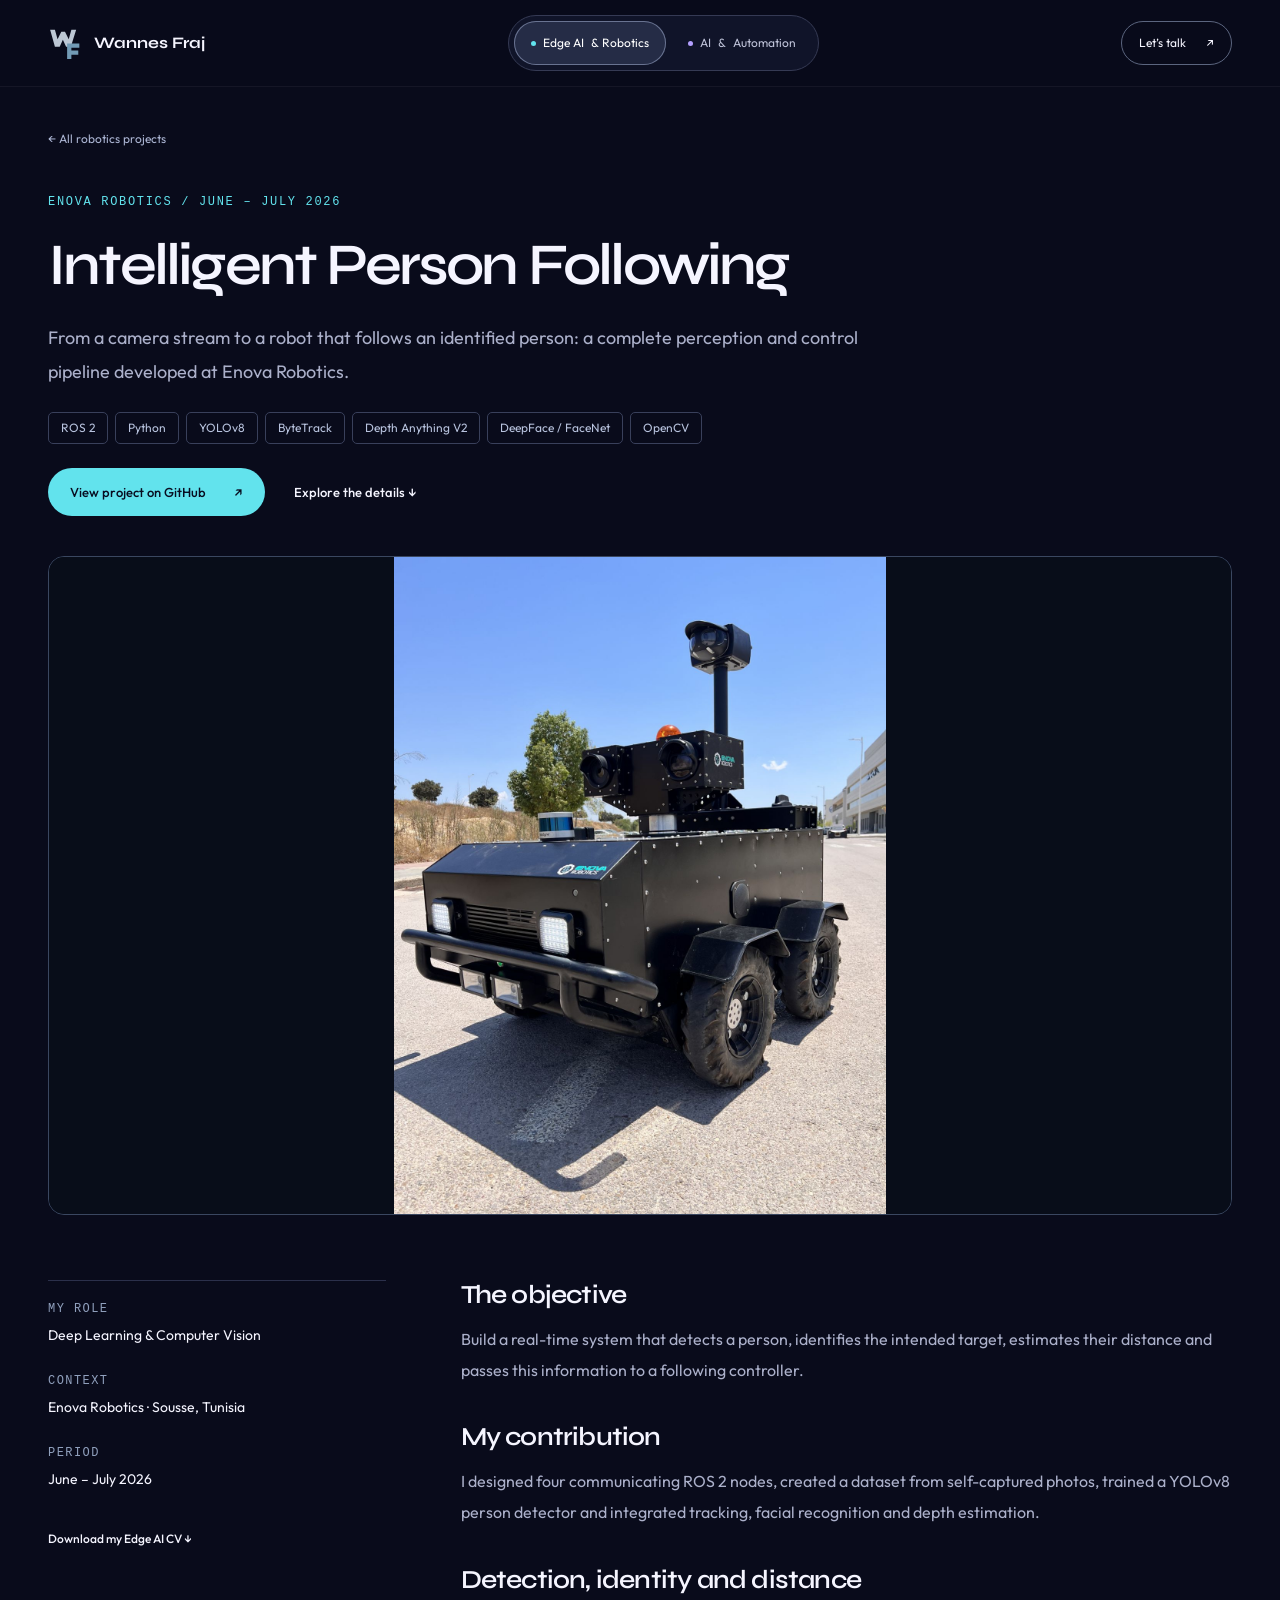
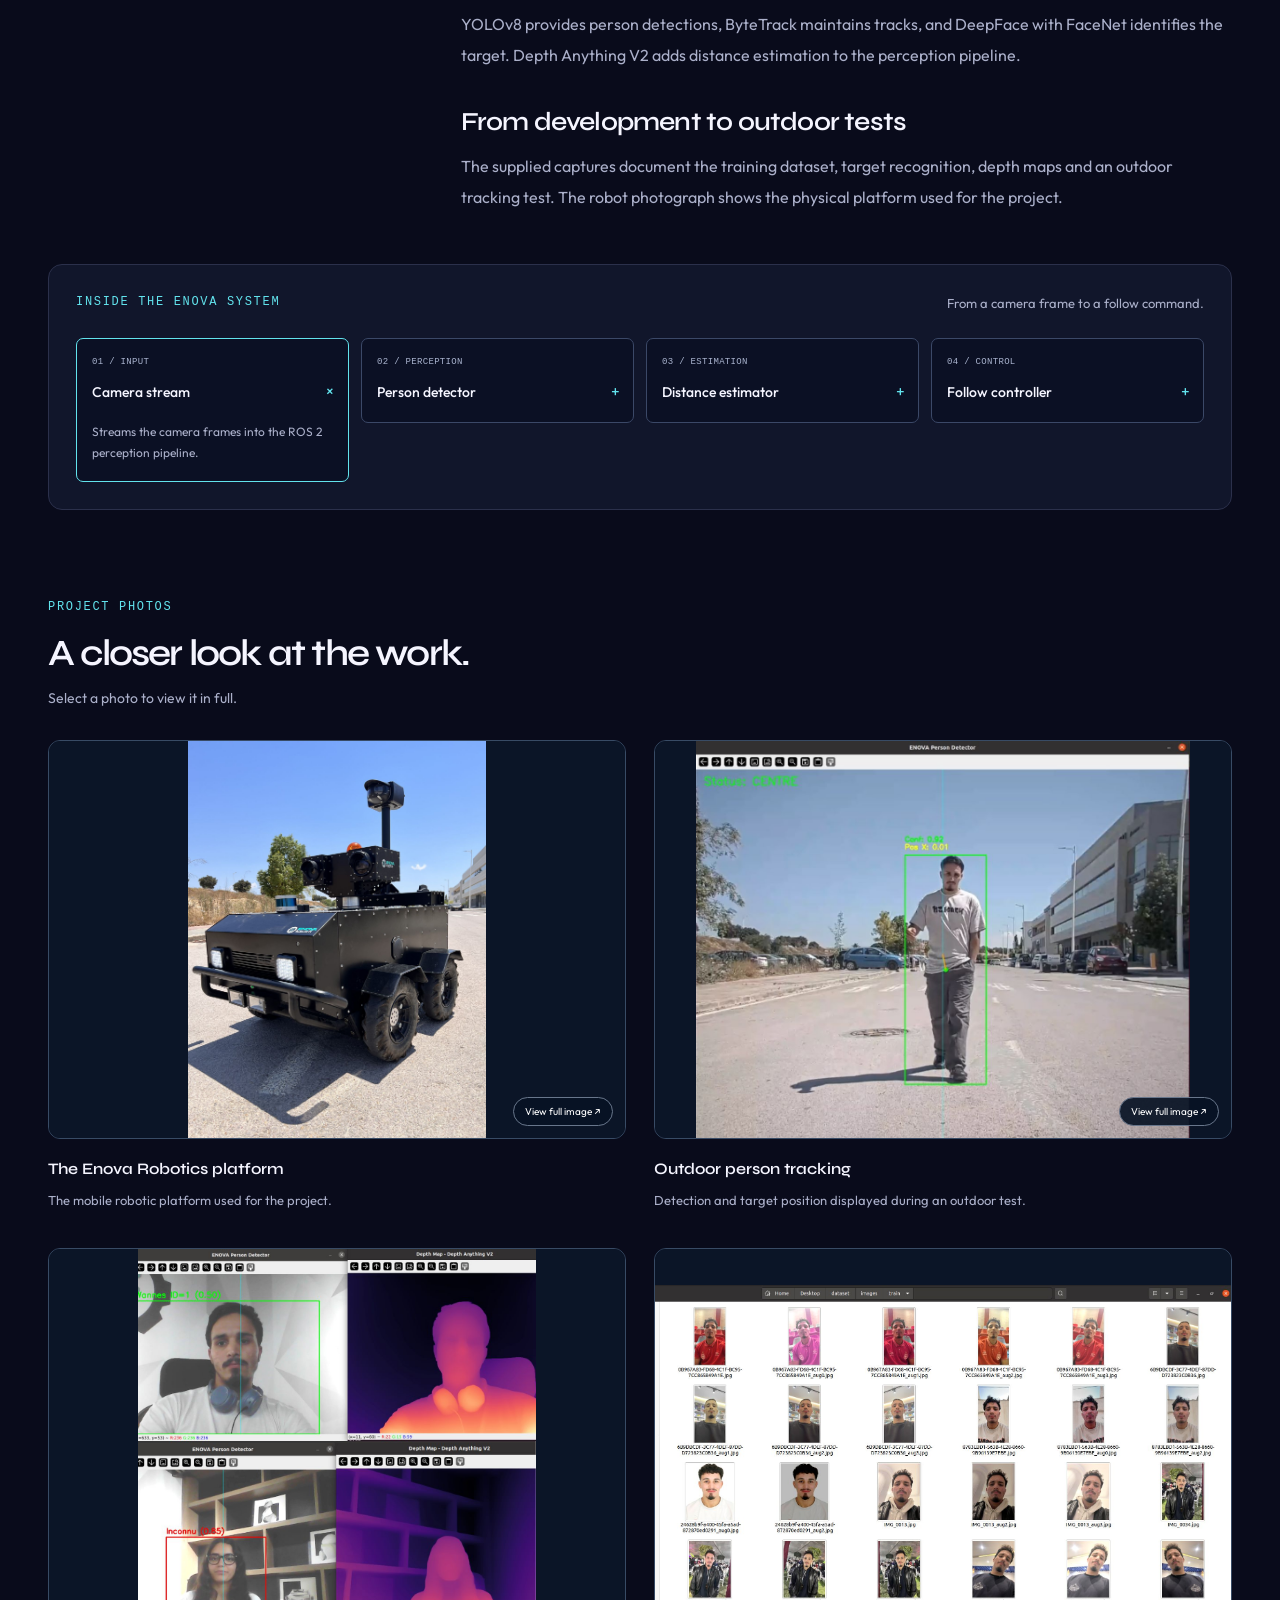
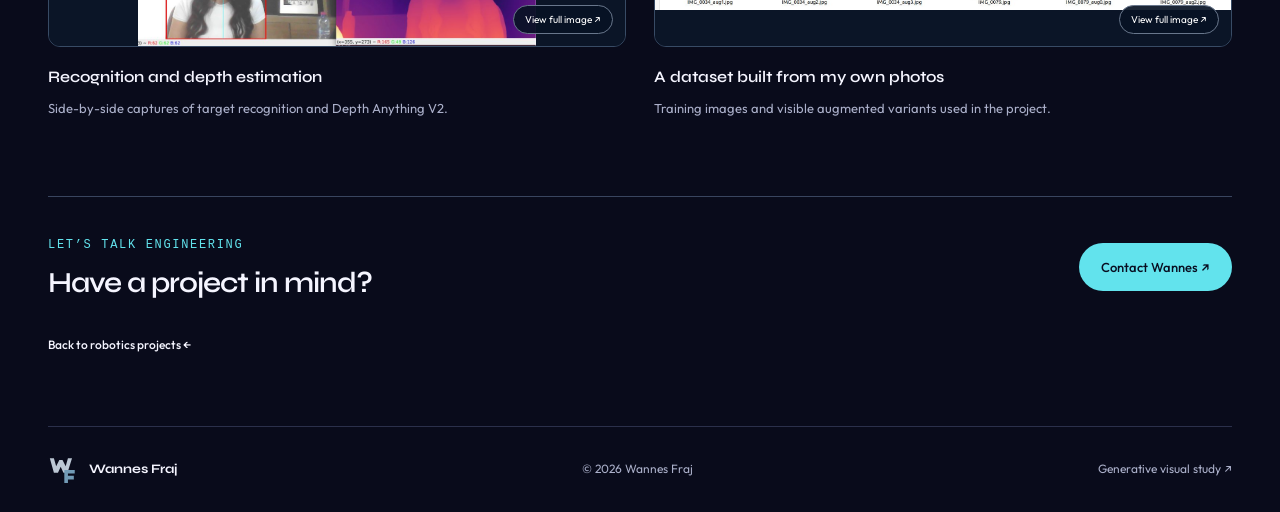
<file: project-enova-person-following.html>
<!doctype html>

<html lang="en">
  <head>
    <meta charset="utf-8" />
    <meta content="width=device-width, initial-scale=1" name="viewport" />
    <meta content="#090b1b" name="theme-color" />
    <meta
      content="From a camera stream to a robot that follows an identified person: a complete perception and control pipeline developed at Enova Robotics."
      name="description"
    />
    <title>Intelligent Person Following — Wannes Fraj</title>
    <link href="assets/favicon.svg?v=wf2" rel="icon" type="image/svg+xml" />
    <link href="https://fonts.googleapis.com" rel="preconnect" />
    <link crossorigin="" href="https://fonts.gstatic.com" rel="preconnect" />
    <link
      href="https://fonts.googleapis.com/css2?family=Outfit:wght@400;500;600&amp;family=Syne:wght@400;500;600;700;800&amp;display=swap"
      rel="stylesheet"
    />
    <link href="style.css" rel="stylesheet" />
    <script defer="" src="script.js"></script>
    <link href="robotics.css" rel="stylesheet" />
    <script defer="defer" src="robotics.js"></script>
  </head>
  <body class="world-edge robotics-case">
    <a class="skip-link" href="#main">Skip to content</a>
    <header class="site-header">
      <nav aria-label="Main navigation" class="container nav">
        <a
          aria-label="Wannes Fraj — choose a world"
          class="wordmark"
          href="index.html"
          ><img class="monogram" src="assets/favicon.svg" alt="" width="34" height="34" aria-hidden="true" /><span>Wannes Fraj</span></a
        >
        <div aria-label="Portfolio worlds" class="world-tabs" role="group">
          <a aria-current="page" href="edge-ai.html"
            ><span aria-hidden="true" class="tab-dot edge-dot"></span>Edge AI
            <span class="tab-extra">&amp; Robotics</span></a
          ><a href="ai-automation.html"
            ><span aria-hidden="true" class="tab-dot ai-dot"></span>AI
            <span class="tab-extra">&amp;</span> Automation</a
          >
        </div>
        <a class="nav-contact" href="#contact"
          >Let’s talk <span aria-hidden="true">↗</span></a
        >
      </nav>
    </header>
    <main class="container case-main" id="main">
      <a class="back-link" href="edge-ai.html#projects"
        >← All robotics projects</a
      >
      <header class="case-header">
        <p class="eyebrow">
          Enova Robotics / June – July 2026
        </p>
        <h1>Intelligent Person Following</h1>
        <p class="case-intro">
          From a camera stream to a robot that follows an identified person: a
          complete perception and control pipeline developed at Enova Robotics.
        </p>
        <div class="tags">
          <span>ROS 2</span><span>Python</span><span>YOLOv8</span
          ><span>ByteTrack</span><span>Depth Anything V2</span
          ><span>DeepFace / FaceNet</span> <span>OpenCV</span>
        </div>
        <div class="actions">
          <a
            class="button primary"
            href="https://github.com/wannes243/enova_person_follower"
            rel="noopener noreferrer"
            target="_blank"
            >View project on GitHub <span aria-hidden="true">↗</span></a
          ><a class="text-link" href="#case-details">Explore the details ↓</a>
        </div>
      </header>
      <div class="case-cover">
        <div class="evidence-photo robot-cover">
          <img
            alt="Enova Robotics mobile robot used for the person-following project"
            decoding="async"
            loading="eager"
            src="assets/robotics/enova-robot.jpg"
          />
        </div>
      </div>
      <div class="case-layout" id="case-details">
        <aside class="case-facts">
          <div>
            <span>MY ROLE</span
            ><strong>Deep Learning &amp; Computer Vision</strong>
          </div>
          <div>
            <span>CONTEXT</span
            ><strong>Enova Robotics · Sousse, Tunisia</strong>
          </div>
          <div><span>PERIOD</span><strong>June – July 2026</strong></div>
          <a
            class="text-link"
            download="Wannes-Fraj-Edge-AI-CV.pdf"
            href="cv%20edga%20ia.pdf"
            >Download my Edge AI CV ↓</a
          >
        </aside>
        <div>
          <section class="case-section">
            <h2>The objective</h2>
            <p>
              Build a real-time system that detects a person, identifies the
              intended target, estimates their distance and passes this
              information to a following controller.
            </p>
          </section>
          <section class="case-section">
            <h2>My contribution</h2>
            <p>
              I designed four communicating ROS 2 nodes, created a dataset from
              self-captured photos, trained a YOLOv8 person detector and
              integrated tracking, facial recognition and depth estimation.
            </p>
          </section>
          <section class="case-section">
            <h2>Detection, identity and distance</h2>
            <p>
              YOLOv8 provides person detections, ByteTrack maintains tracks, and
              DeepFace with FaceNet identifies the target. Depth Anything V2
              adds distance estimation to the perception pipeline.
            </p>
          </section>
          <section class="case-section">
            <h2>From development to outdoor tests</h2>
            <p>
              The supplied captures document the training dataset, target
              recognition, depth maps and an outdoor tracking test. The robot
              photograph shows the physical platform used for the project.
            </p>
          </section>
        </div>
      </div>
      <div class="pipeline">
        <div class="pipeline-heading">
          <p class="eyebrow">Inside the Enova system</p>
          <p>From a camera frame to a follow command.</p>
        </div>
        <div class="pipeline-nodes">
          <details open="">
            <summary>
              <span class="node-step">01 / INPUT</span
              ><strong>Camera stream</strong
              ><span aria-hidden="true" class="node-toggle">+</span>
            </summary>
            <p>Streams the camera frames into the ROS 2 perception pipeline.</p>
          </details>
          <details>
            <summary>
              <span class="node-step">02 / PERCEPTION</span
              ><strong>Person detector</strong
              ><span aria-hidden="true" class="node-toggle">+</span>
            </summary>
            <p>
              YOLOv8 detects people, ByteTrack maintains tracks, and DeepFace /
              FaceNet identifies the target.
            </p>
          </details>
          <details>
            <summary>
              <span class="node-step">03 / ESTIMATION</span
              ><strong>Distance estimator</strong
              ><span aria-hidden="true" class="node-toggle">+</span>
            </summary>
            <p>
              Depth Anything V2 estimates distance from the detected person.
            </p>
          </details>
          <details>
            <summary>
              <span class="node-step">04 / CONTROL</span
              ><strong>Follow controller</strong
              ><span aria-hidden="true" class="node-toggle">+</span>
            </summary>
            <p>
              Uses the perception and distance information to control
              person-following behavior.
            </p>
          </details>
        </div>
      </div>
      <section aria-labelledby="gallery-title" class="case-gallery">
        <p class="eyebrow">PROJECT PHOTOS</p>
        <h2 id="gallery-title">A closer look at the work.</h2>
        <p class="gallery-intro">Select a photo to view it in full.</p>
        <div class="gallery-grid">
          <figure>
            <a
              aria-label="Enlarge image: The Enova Robotics platform"
              class="gallery-link"
              data-caption="The Enova Robotics platform"
              data-rotate="false"
              href="assets/robotics/enova-robot.jpg"
              rel="noopener"
              target="_blank"
              ><div class="evidence-photo">
                <img
                  alt="The Enova Robotics platform"
                  decoding="async"
                  loading="lazy"
                  src="assets/robotics/enova-robot.jpg"
                />
              </div>
              <span class="zoom-label">View full image ↗</span></a
            >
            <figcaption>
              <strong>The Enova Robotics platform</strong>
              <p>The mobile robotic platform used for the project.</p>
            </figcaption>
          </figure>
          <figure>
            <a
              aria-label="Enlarge image: Outdoor person tracking"
              class="gallery-link"
              data-caption="Outdoor person tracking"
              data-rotate="false"
              href="assets/robotics/enova-person-tracking.jpg"
              rel="noopener"
              target="_blank"
              ><div class="evidence-photo">
                <img
                  alt="Outdoor person tracking"
                  decoding="async"
                  loading="lazy"
                  src="assets/robotics/enova-person-tracking.jpg"
                />
              </div>
              <span class="zoom-label">View full image ↗</span></a
            >
            <figcaption>
              <strong>Outdoor person tracking</strong>
              <p>
                Detection and target position displayed during an outdoor test.
              </p>
            </figcaption>
          </figure>
          <figure>
            <a
              aria-label="Enlarge image: Recognition and depth estimation"
              class="gallery-link"
              data-caption="Recognition and depth estimation"
              data-rotate="false"
              href="assets/robotics/enova-recognition-depth.jpg"
              rel="noopener"
              target="_blank"
              ><div class="evidence-photo">
                <img
                  alt="Recognition and depth estimation"
                  decoding="async"
                  loading="lazy"
                  src="assets/robotics/enova-recognition-depth.jpg"
                />
              </div>
              <span class="zoom-label">View full image ↗</span></a
            >
            <figcaption>
              <strong>Recognition and depth estimation</strong>
              <p>
                Side-by-side captures of target recognition and Depth Anything
                V2.
              </p>
            </figcaption>
          </figure>
          <figure>
            <a
              aria-label="Enlarge image: A dataset built from my own photos"
              class="gallery-link"
              data-caption="A dataset built from my own photos"
              data-rotate="false"
              href="assets/robotics/enova-dataset.jpg"
              rel="noopener"
              target="_blank"
              ><div class="evidence-photo">
                <img
                  alt="A dataset built from my own photos"
                  decoding="async"
                  loading="lazy"
                  src="assets/robotics/enova-dataset.jpg"
                />
              </div>
              <span class="zoom-label">View full image ↗</span></a
            >
            <figcaption>
              <strong>A dataset built from my own photos</strong>
              <p>
                Training images and visible augmented variants used in the
                project.
              </p>
            </figcaption>
          </figure>
        </div>
      </section>
      <div class="case-bottom" id="contact">
        <div>
          <p class="eyebrow">LET’S TALK ENGINEERING</p>
          <h2>Have a project in mind?</h2>
        </div>
        <a class="button primary" href="mailto:wannesfrajj@gmail.com"
          >Contact Wannes ↗</a
        ><a class="text-link" href="edge-ai.html#projects"
          >Back to robotics projects ←</a
        >
      </div>
    </main>
    <footer class="container footer">
      <a class="wordmark" href="index.html"
        ><img class="monogram" src="assets/favicon.svg" alt="" width="34" height="34" aria-hidden="true" /><span>Wannes Fraj</span></a
      >
      <p>© <span id="year">2026</span> Wannes Fraj</p>
      <a href="art/thermal-study.html"
        >Generative visual study <span aria-hidden="true">↗</span></a
      >
    </footer>
    <dialog aria-label="Project photo viewer" class="photo-dialog">
      <button aria-label="Close photo viewer" class="photo-close" type="button">
        Close <span aria-hidden="true">×</span>
      </button>
      <div class="lightbox-stage"><img alt="" /></div>
      <p class="photo-caption"></p>
    </dialog>
  </body>
</html>
</file>
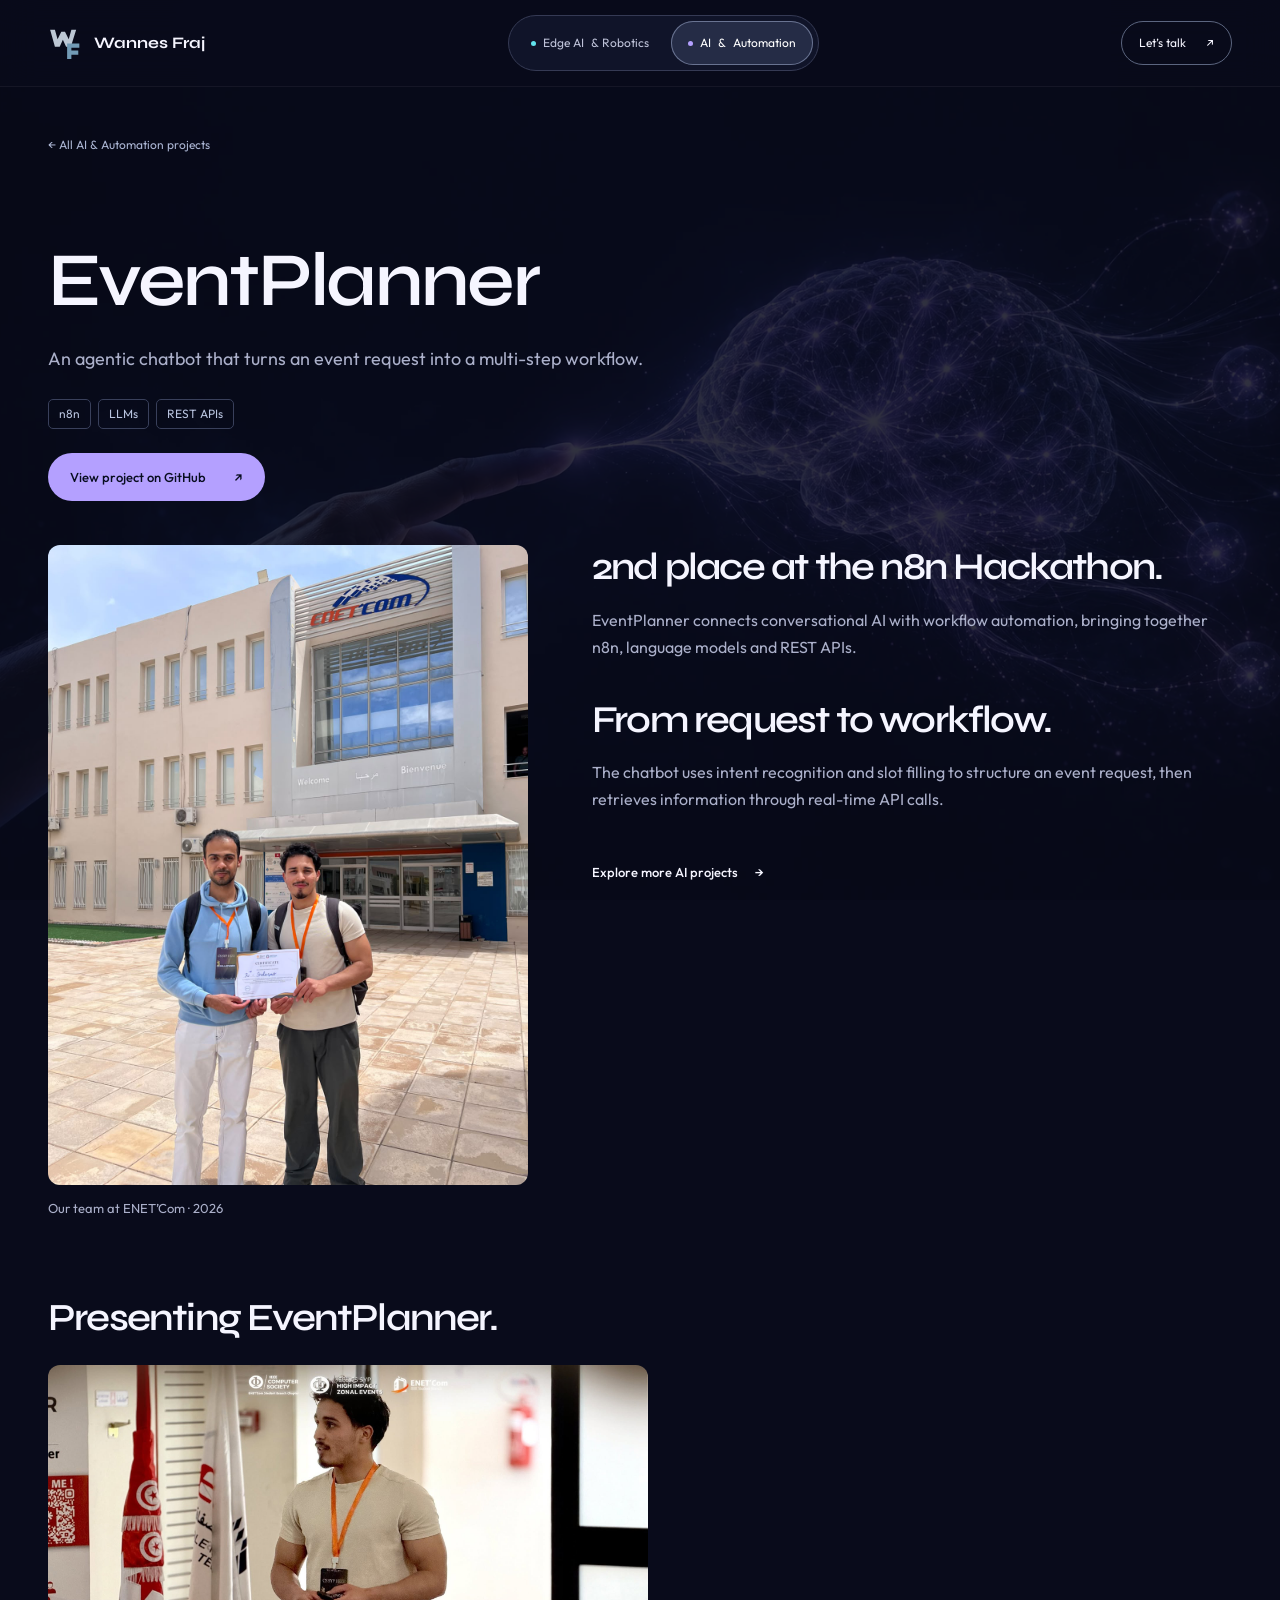
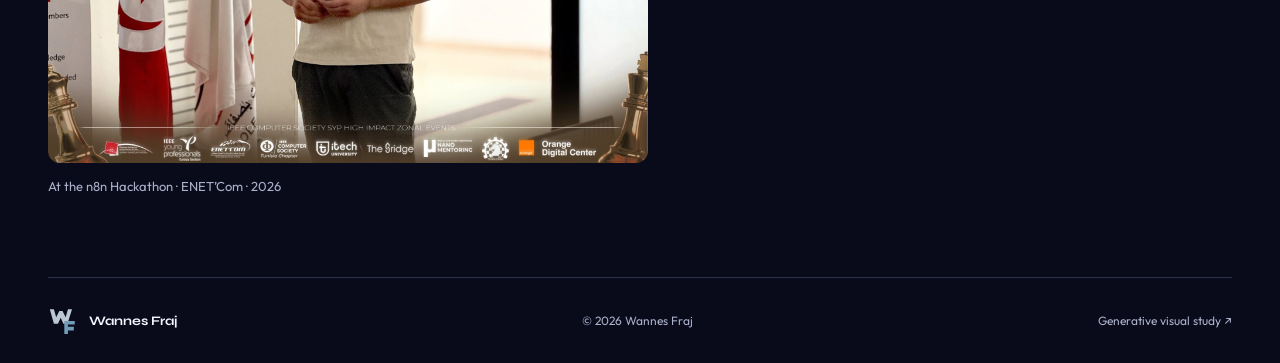
<file: project-eventplanner.html>
<!doctype html>
<html lang="en">
  <head>
    <meta charset="utf-8" />
    <meta name="viewport" content="width=device-width, initial-scale=1" />
    <meta name="theme-color" content="#090b1b" />
    <meta
      name="description"
      content="EventPlanner: an agentic chatbot built with n8n, LLMs and REST APIs. Second place at the n8n Hackathon at ENET’Com."
    />
    <title>EventPlanner — Wannes Fraj</title>
    <link rel="icon" href="assets/favicon.svg?v=wf2" type="image/svg+xml" />
    <link rel="preconnect" href="https://fonts.googleapis.com" />
    <link rel="preconnect" href="https://fonts.gstatic.com" crossorigin />
    <link
      href="https://fonts.googleapis.com/css2?family=Outfit:wght@400;500;600&family=Syne:wght@400;500;600;700;800&display=swap"
      rel="stylesheet"
    />
    <link rel="stylesheet" href="style.css" />
    <link rel="stylesheet" href="automation.css" />
    <script src="script.js" defer></script>
  </head>
  <body class="world-automation with-wallpaper eventplanner-case">
    <div class="page-wallpaper" aria-hidden="true">
      <img src="assets/ai-human-neural.webp" alt="" width="1536" height="1024" fetchpriority="high" />
    </div>
    <a class="skip-link" href="#main">Skip to content</a>
    <header class="site-header">
      <nav class="container nav" aria-label="Main navigation">
        <a
          class="wordmark"
          href="index.html"
          aria-label="Wannes Fraj — choose a world"
          ><img class="monogram" src="assets/favicon.svg" alt="" width="34" height="34" aria-hidden="true" /><span>Wannes Fraj</span></a
        >
        <div class="world-tabs" role="group" aria-label="Portfolio worlds">
          <a href="edge-ai.html"
            ><span class="tab-dot edge-dot" aria-hidden="true"></span>Edge AI
            <span class="tab-extra">&amp; Robotics</span></a
          ><a href="ai-automation.html" aria-current="page"
            ><span class="tab-dot ai-dot" aria-hidden="true"></span>AI
            <span class="tab-extra">&amp;</span> Automation</a
          >
        </div>
        <a class="nav-contact" href="ai-automation.html#contact"
          >Let’s talk <span aria-hidden="true">↗</span></a
        >
      </nav>
    </header>
    <main id="main" class="container eventplanner-main">
      <a class="back-link" href="ai-automation.html#proj-eventplanner">← All AI &amp; Automation projects</a>
      <header class="eventplanner-header">
        <h1>EventPlanner</h1>
        <p>An agentic chatbot that turns an event request into a multi-step workflow.</p>
        <div class="tags"><span>n8n</span><span>LLMs</span><span>REST APIs</span></div>
        <a class="button primary" href="https://github.com/dridimohamedmortadha/EventPlanner" target="_blank" rel="noopener noreferrer">View project on GitHub <span aria-hidden="true">↗</span></a>
      </header>
      <div class="eventplanner-story">

        <div class="eventplanner-details">
          <section><h2>2nd place at the n8n Hackathon.</h2><p>EventPlanner connects conversational AI with workflow automation, bringing together n8n, language models and REST APIs.</p></section>
          <section><h2>From request to workflow.</h2><p>The chatbot uses intent recognition and slot filling to structure an event request, then retrieves information through real-time API calls.</p></section>
          <a class="text-link" href="ai-automation.html#projects">Explore more AI projects <span aria-hidden="true">→</span></a>
        </div>
        <figure class="eventplanner-team">
          <a href="assets/automation/n8n-team.jpg" target="_blank" rel="noopener noreferrer" aria-label="View the EventPlanner team photo at full size">
            <img src="assets/automation/n8n-team.jpg" alt="EventPlanner teammates holding their certificate outside ENET’Com" width="1200" height="1600" loading="lazy" />
          </a>
          <figcaption>Our team at ENET’Com · 2026</figcaption>
        </figure>
      </div>
      <section class="eventplanner-gallery" aria-labelledby="presentation-title">
        <h2 id="presentation-title">Presenting EventPlanner.</h2>
        <figure>
          <a href="assets/automation/n8n-presentation.jpg" target="_blank" rel="noopener noreferrer" aria-label="View the EventPlanner presentation photo at full size">
            <img src="assets/automation/n8n-presentation.jpg" alt="Wannes presenting at the n8n hackathon at ENET’Com" width="2048" height="1361" loading="lazy" decoding="async" />
          </a>
          <figcaption>At the n8n Hackathon · ENET’Com · 2026</figcaption>
        </figure>
      </section>
    </main>
    <footer class="container footer">
      <a class="wordmark" href="index.html"
        ><img class="monogram" src="assets/favicon.svg" alt="" width="34" height="34" aria-hidden="true" /><span>Wannes Fraj</span></a
      >
      <p>© <span id="year">2026</span> Wannes Fraj</p>
      <a href="art/thermal-study.html"
        >Generative visual study <span aria-hidden="true">↗</span></a
      >
    </footer>
  </body>
</html>
</file>
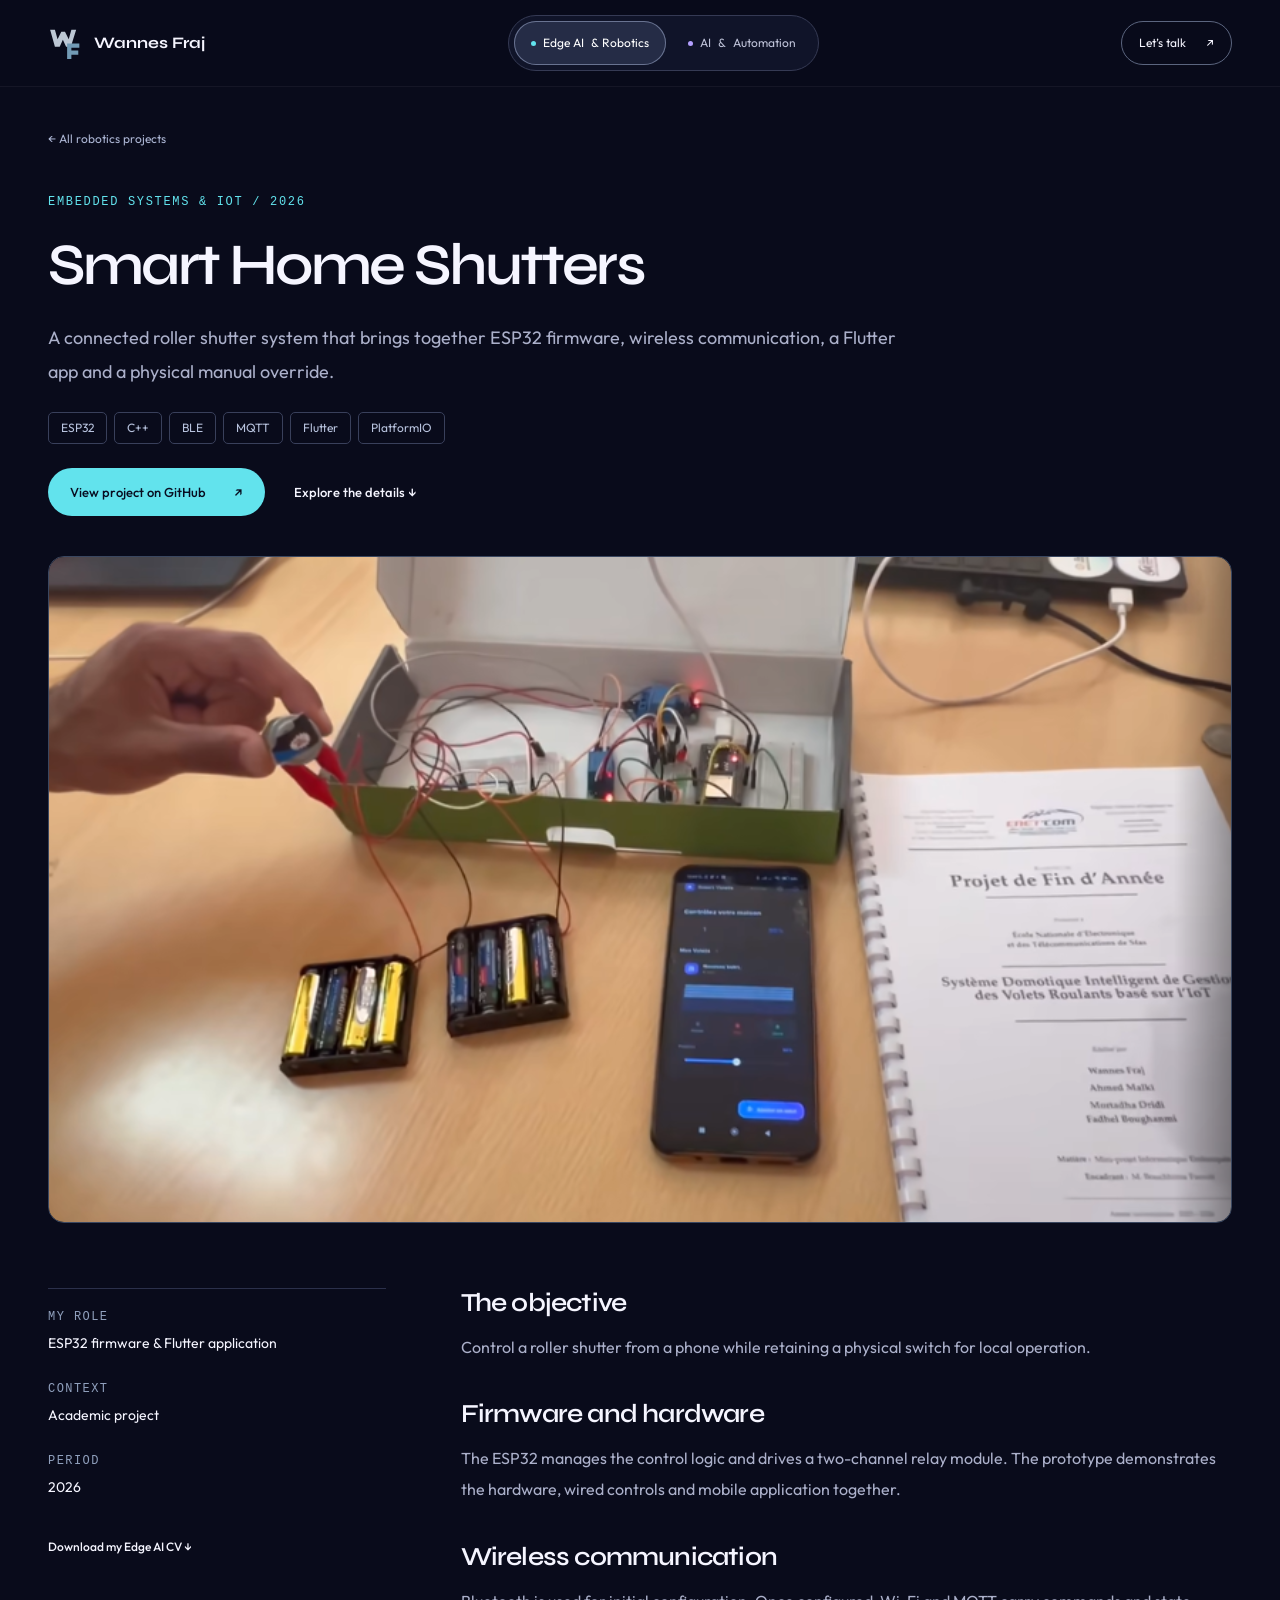
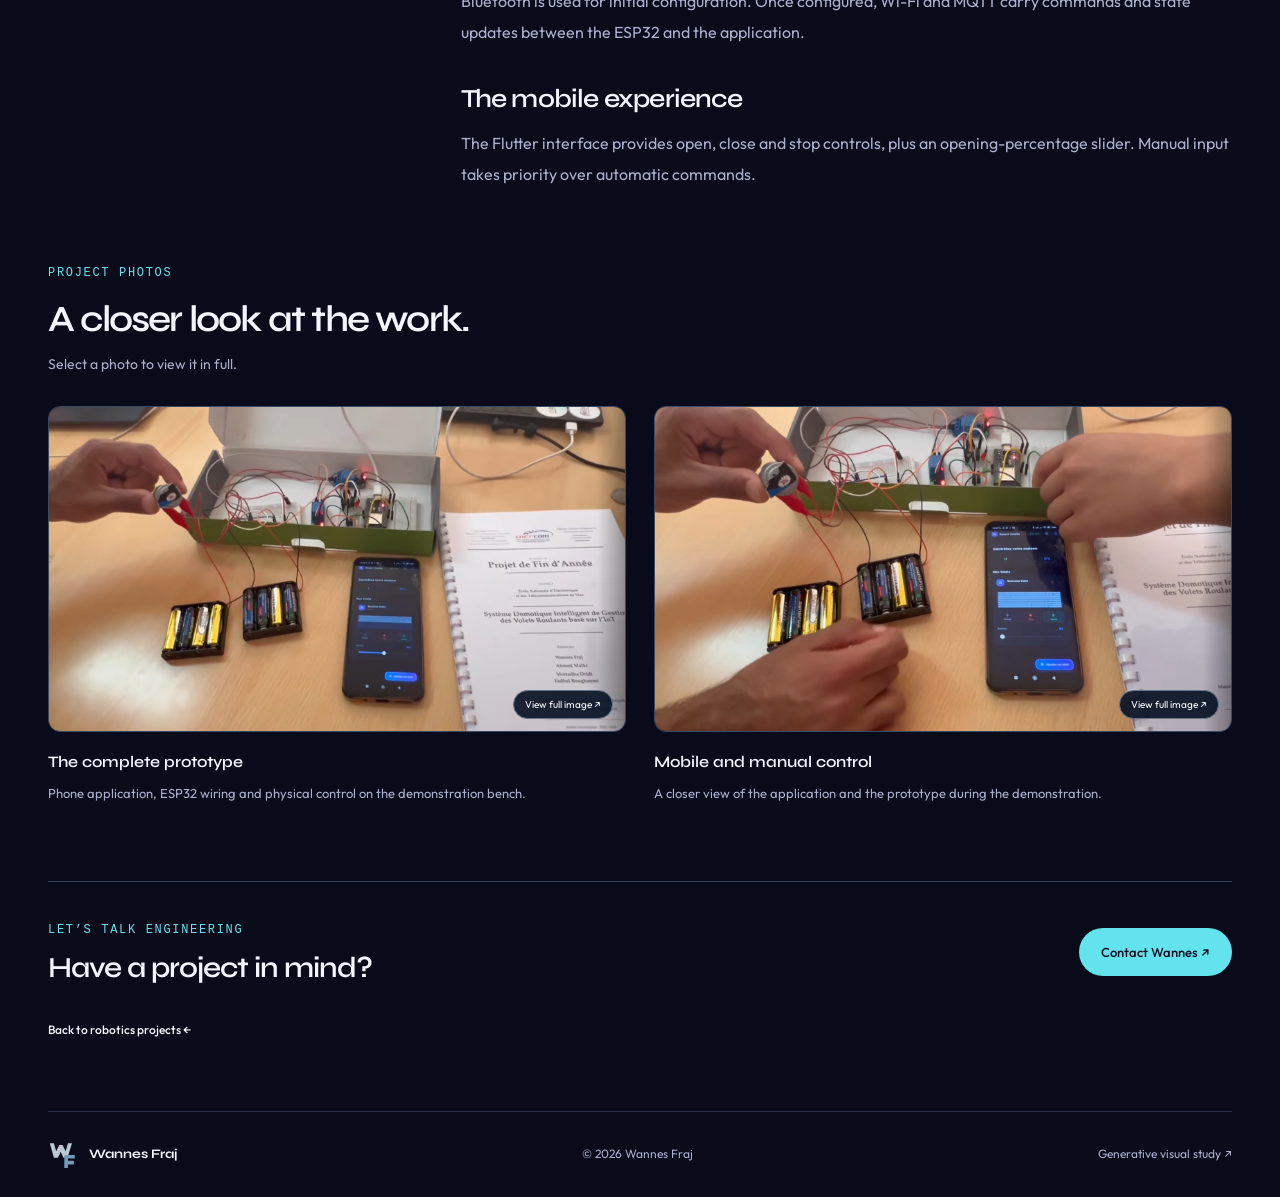
<file: project-smart-home-shutters.html>
<!doctype html>
<html lang="en">
  <head>
    <meta charset="utf-8" />
    <meta content="width=device-width, initial-scale=1" name="viewport" />
    <meta content="#090b1b" name="theme-color" />
    <meta
      content="A connected roller shutter system that brings together ESP32 firmware, wireless communication, a Flutter app and a physical manual override."
      name="description"
    />
    <title>Smart Home Shutters — Wannes Fraj</title>
    <link href="assets/favicon.svg?v=wf2" rel="icon" type="image/svg+xml" />
    <link href="https://fonts.googleapis.com" rel="preconnect" />
    <link crossorigin="" href="https://fonts.gstatic.com" rel="preconnect" />
    <link
      href="https://fonts.googleapis.com/css2?family=Outfit:wght@400;500;600&amp;family=Syne:wght@400;500;600;700;800&amp;display=swap"
      rel="stylesheet"
    />
    <link href="style.css" rel="stylesheet" />
    <script defer="" src="script.js"></script>
    <link href="robotics.css" rel="stylesheet" />
    <script defer="defer" src="robotics.js"></script>
  </head>
  <body class="world-edge robotics-case">
    <a class="skip-link" href="#main">Skip to content</a>
    <header class="site-header">
      <nav aria-label="Main navigation" class="container nav">
        <a
          aria-label="Wannes Fraj — choose a world"
          class="wordmark"
          href="index.html"
          ><img class="monogram" src="assets/favicon.svg" alt="" width="34" height="34" aria-hidden="true" /><span>Wannes Fraj</span></a
        >
        <div aria-label="Portfolio worlds" class="world-tabs" role="group">
          <a aria-current="page" href="edge-ai.html"
            ><span aria-hidden="true" class="tab-dot edge-dot"></span>Edge AI
            <span class="tab-extra">&amp; Robotics</span></a
          ><a href="ai-automation.html"
            ><span aria-hidden="true" class="tab-dot ai-dot"></span>AI
            <span class="tab-extra">&amp;</span> Automation</a
          >
        </div>
        <a class="nav-contact" href="#contact"
          >Let’s talk <span aria-hidden="true">↗</span></a
        >
      </nav>
    </header>
    <main id="main" class="container case-main">
      <a class="back-link" href="edge-ai.html#projects"
        >← All robotics projects</a
      >
      <header class="case-header">
        <p class="eyebrow">Embedded systems & IoT / 2026</p>
        <h1>Smart Home Shutters</h1>
        <p class="case-intro">
          A connected roller shutter system that brings together ESP32 firmware,
          wireless communication, a Flutter app and a physical manual override.
        </p>
        <div class="tags">
          <span>ESP32</span><span>C++</span><span>BLE</span><span>MQTT</span
          ><span>Flutter</span><span>PlatformIO</span>
        </div>
        <div class="actions">
          <a
            class="button primary"
            href="https://github.com/wannes243/Volets-Connect-s-Application-Flutter-Firmware-ESP32"
            target="_blank"
            rel="noopener noreferrer"
            >View project on GitHub <span aria-hidden="true">↗</span></a
          ><a class="text-link" href="#case-details">Explore the details ↓</a>
        </div>
      </header>
      <div class="case-cover">
        <div class="evidence-photo rotated-photo">
          <img
            src="assets/robotics/shutters-demo-2.webp"
            alt="Connected shutter prototype controlled from a Flutter phone application"
            loading="lazy"
            decoding="async"
          />
        </div>
      </div>
      <div class="case-layout" id="case-details">
        <aside class="case-facts">
          <div>
            <span>MY ROLE</span
            ><strong>ESP32 firmware & Flutter application</strong>
          </div>
          <div><span>CONTEXT</span><strong>Academic project</strong></div>
          <div><span>PERIOD</span><strong>2026</strong></div>
          <a
            href="cv%20edga%20ia.pdf"
            download="Wannes-Fraj-Edge-AI-CV.pdf"
            class="text-link"
            >Download my Edge AI CV ↓</a
          >
        </aside>
        <div>
          <section class="case-section">
            <h2>The objective</h2>
            <p>
              Control a roller shutter from a phone while retaining a physical
              switch for local operation.
            </p>
          </section>
          <section class="case-section">
            <h2>Firmware and hardware</h2>
            <p>
              The ESP32 manages the control logic and drives a two-channel relay
              module. The prototype demonstrates the hardware, wired controls
              and mobile application together.
            </p>
          </section>
          <section class="case-section">
            <h2>Wireless communication</h2>
            <p>
              Bluetooth is used for initial configuration. Once configured,
              Wi-Fi and MQTT carry commands and state updates between the ESP32
              and the application.
            </p>
          </section>
          <section class="case-section">
            <h2>The mobile experience</h2>
            <p>
              The Flutter interface provides open, close and stop controls, plus
              an opening-percentage slider. Manual input takes priority over
              automatic commands.
            </p>
          </section>
        </div>
      </div>
      <section class="case-gallery" aria-labelledby="gallery-title">
        <p class="eyebrow">PROJECT PHOTOS</p>
        <h2 id="gallery-title">A closer look at the work.</h2>
        <p class="gallery-intro">Select a photo to view it in full.</p>
        <div class="gallery-grid">
          <figure>
            <a
              class="gallery-link"
              href="assets/robotics/shutters-demo-2.png"
              target="_blank"
              rel="noopener"
              data-rotate="true"
              data-caption="The complete prototype"
              aria-label="Enlarge image: The complete prototype"
              ><div class="evidence-photo rotated-photo">
                <img
                  src="assets/robotics/shutters-demo-2.webp"
                  alt="The complete prototype"
                  loading="lazy"
                  decoding="async"
                />
              </div>
              <span class="zoom-label">View full image ↗</span></a
            >
            <figcaption>
              <strong>The complete prototype</strong>
              <p>
                Phone application, ESP32 wiring and physical control on the
                demonstration bench.
              </p>
            </figcaption>
          </figure>
          <figure>
            <a
              class="gallery-link"
              href="assets/robotics/shutters-demo-1.png"
              target="_blank"
              rel="noopener"
              data-rotate="true"
              data-caption="Mobile and manual control"
              aria-label="Enlarge image: Mobile and manual control"
              ><div class="evidence-photo rotated-photo">
                <img
                  src="assets/robotics/shutters-demo-1.webp"
                  alt="Mobile and manual control"
                  loading="lazy"
                  decoding="async"
                />
              </div>
              <span class="zoom-label">View full image ↗</span></a
            >
            <figcaption>
              <strong>Mobile and manual control</strong>
              <p>
                A closer view of the application and the prototype during the
                demonstration.
              </p>
            </figcaption>
          </figure>
        </div>
      </section>
      <div class="case-bottom" id="contact">
        <div>
          <p class="eyebrow">LET’S TALK ENGINEERING</p>
          <h2>Have a project in mind?</h2>
        </div>
        <a class="button primary" href="mailto:wannesfrajj@gmail.com"
          >Contact Wannes ↗</a
        ><a class="text-link" href="edge-ai.html#projects"
          >Back to robotics projects ←</a
        >
      </div>
    </main>
    <footer class="container footer">
      <a class="wordmark" href="index.html"
        ><img class="monogram" src="assets/favicon.svg" alt="" width="34" height="34" aria-hidden="true" /><span>Wannes Fraj</span></a
      >
      <p>© <span id="year">2026</span> Wannes Fraj</p>
      <a href="art/thermal-study.html"
        >Generative visual study <span aria-hidden="true">↗</span></a
      >
    </footer>
    <dialog class="photo-dialog" aria-label="Project photo viewer">
      <button class="photo-close" type="button" aria-label="Close photo viewer">
        Close <span aria-hidden="true">×</span>
      </button>
      <div class="lightbox-stage"><img alt="" /></div>
      <p class="photo-caption"></p>
    </dialog>
  </body>
</html>
</file>
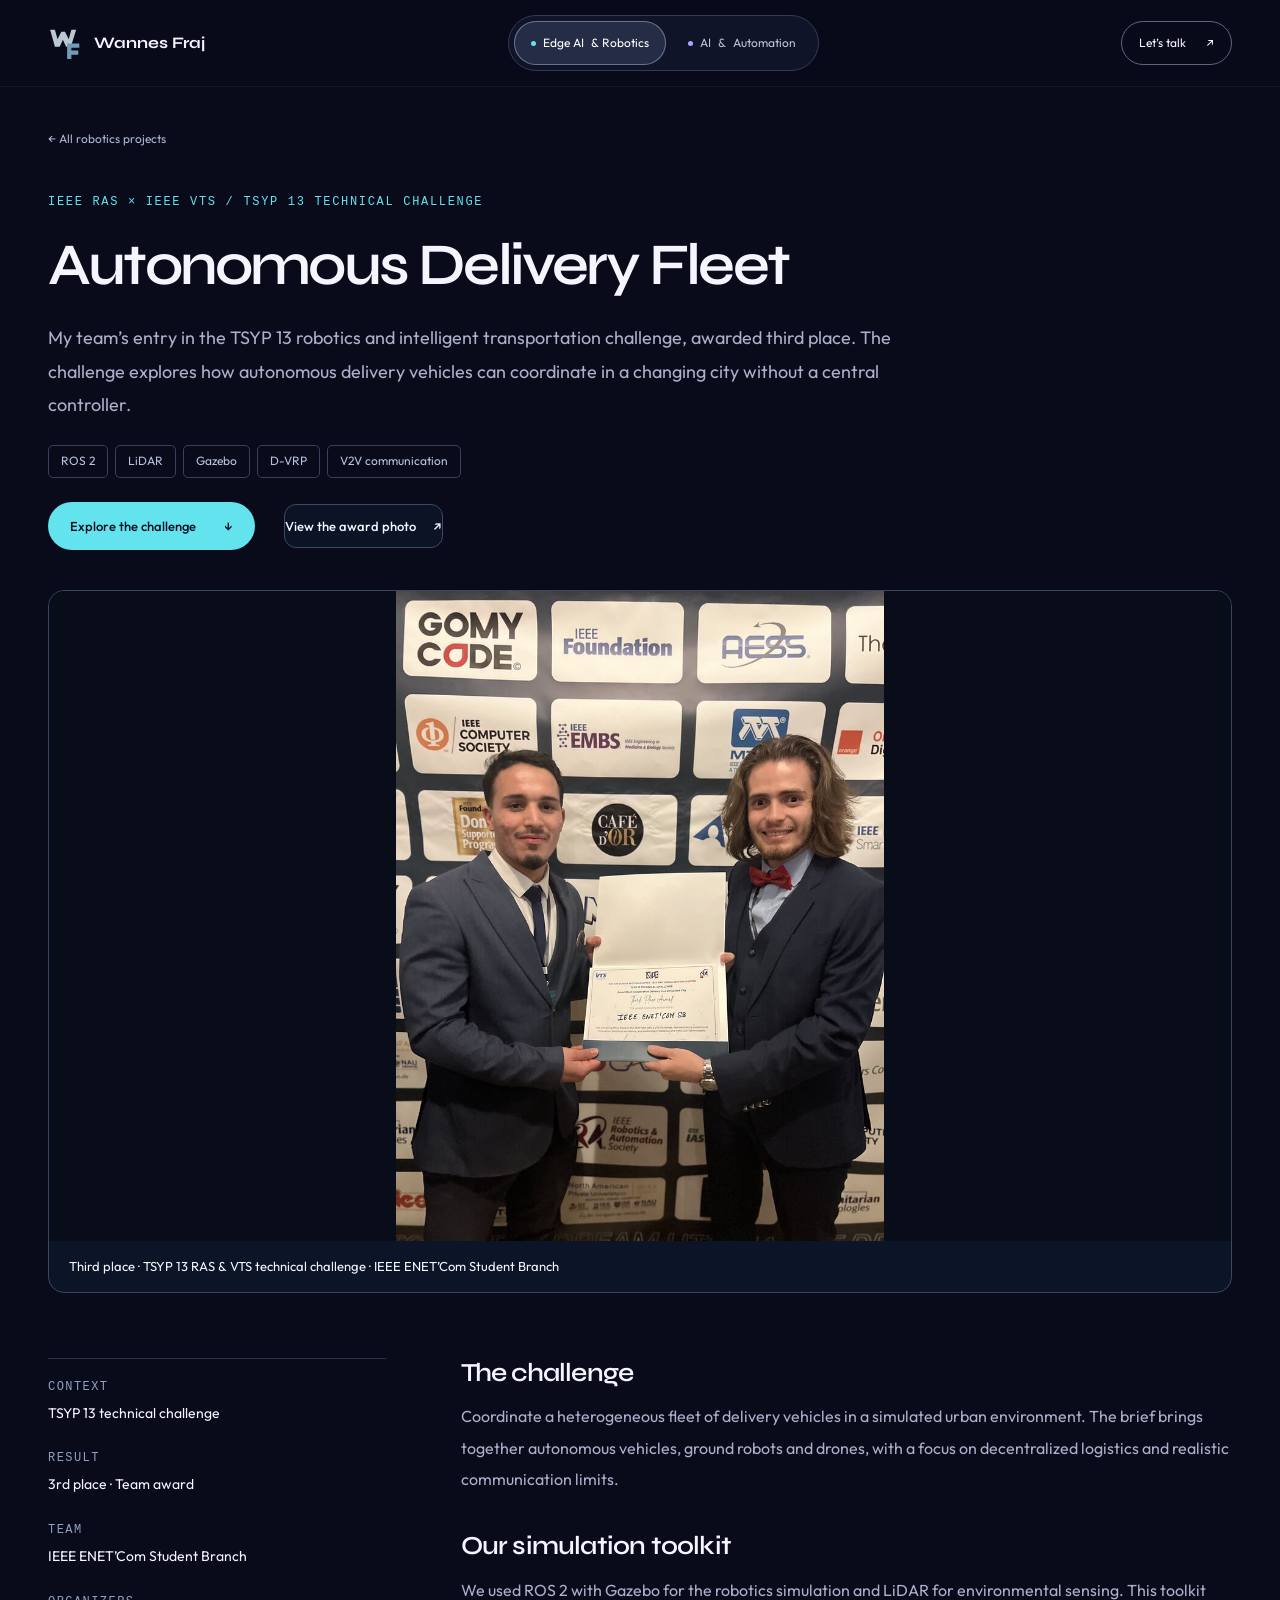
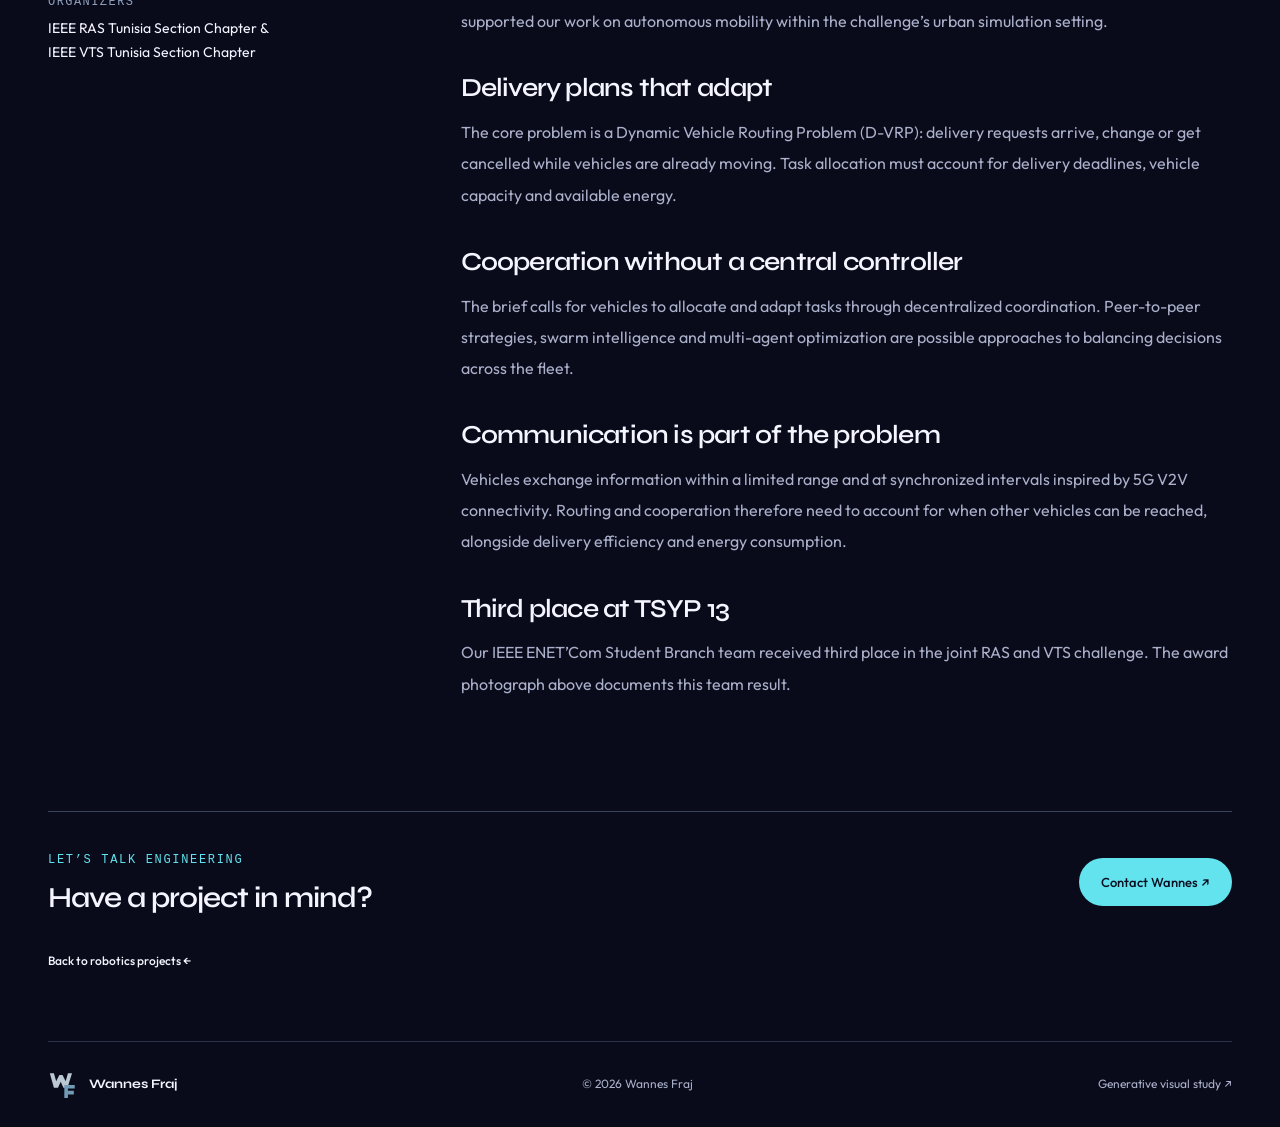
<file: project-tsyp-autonomous-delivery.html>
<!doctype html>

<html lang="en">
  <head>
    <meta charset="utf-8" />
    <meta content="width=device-width, initial-scale=1" name="viewport" />
    <meta content="#090b1b" name="theme-color" />
    <meta
      content="Third place at the TSYP 13 IEEE RAS and VTS technical challenge: decentralized autonomous delivery fleets, dynamic routing and V2V communication."
      name="description"
    />
    <title>Autonomous Delivery Fleet · TSYP 13 — Wannes Fraj</title>
    <link href="assets/favicon.svg?v=wf2" rel="icon" type="image/svg+xml" />
    <link href="https://fonts.googleapis.com" rel="preconnect" />
    <link crossorigin="" href="https://fonts.gstatic.com" rel="preconnect" />
    <link
      href="https://fonts.googleapis.com/css2?family=Outfit:wght@400;500;600&amp;family=Syne:wght@400;500;600;700;800&amp;display=swap"
      rel="stylesheet"
    />
    <link href="style.css" rel="stylesheet" />
    <script defer="" src="script.js"></script>
    <link href="robotics.css" rel="stylesheet" />
    <script defer="defer" src="robotics.js"></script>
  </head>
  <body class="world-edge robotics-case">
    <a class="skip-link" href="#main">Skip to content</a>
    <header class="site-header">
      <nav aria-label="Main navigation" class="container nav">
        <a
          aria-label="Wannes Fraj — choose a world"
          class="wordmark"
          href="index.html"
          ><img class="monogram" src="assets/favicon.svg" alt="" width="34" height="34" aria-hidden="true" /><span>Wannes Fraj</span></a
        >
        <div aria-label="Portfolio worlds" class="world-tabs" role="group">
          <a aria-current="page" href="edge-ai.html"
            ><span aria-hidden="true" class="tab-dot edge-dot"></span>Edge AI
            <span class="tab-extra">&amp; Robotics</span></a
          ><a href="ai-automation.html"
            ><span aria-hidden="true" class="tab-dot ai-dot"></span>AI
            <span class="tab-extra">&amp;</span> Automation</a
          >
        </div>
        <a class="nav-contact" href="#contact"
          >Let’s talk <span aria-hidden="true">↗</span></a
        >
      </nav>
    </header>
    <main class="container case-main" id="main">
      <a class="back-link" href="edge-ai.html#proj-tsyp"
        >← All robotics projects</a
      >
      <header class="case-header">
        <p class="eyebrow">IEEE RAS × IEEE VTS / TSYP 13 TECHNICAL CHALLENGE</p>
        <h1>Autonomous Delivery Fleet</h1>
        <p class="case-intro">
          My team’s entry in the TSYP 13 robotics and intelligent transportation
          challenge, awarded third place. The challenge explores how autonomous
          delivery vehicles can coordinate in a changing city without a central
          controller.
        </p>
        <div class="tags">
          <span>ROS 2</span><span>LiDAR</span><span>Gazebo</span
          ><span>D-VRP</span><span>V2V communication</span>
        </div>
        <div class="actions">
          <a class="button primary" href="#case-details"
            >Explore the challenge <span aria-hidden="true">↓</span></a
          ><a
            class="text-link gallery-link"
            data-caption="Third place at the TSYP 13 RAS &amp; VTS technical challenge — IEEE ENET’Com Student Branch."
            href="assets/robotics/tsyp13-award.jpg"
            rel="noopener noreferrer"
            target="_blank"
            >View the award photo <span aria-hidden="true">↗</span></a
          >
        </div>
      </header>
      <figure class="case-cover">
        <div class="evidence-photo tsyp-award-photo">
          <img
            alt="The IEEE ENET’Com team receiving its third-place certificate at the TSYP 13 RAS and VTS challenge"
            fetchpriority="high"
            height="1067"
            src="assets/robotics/tsyp13-award.jpg"
            width="800"
          />
        </div>
        <figcaption class="tsyp-award-caption">
          Third place · TSYP 13 RAS &amp; VTS technical challenge · IEEE
          ENET’Com Student Branch
        </figcaption>
      </figure>
      <div class="case-layout" id="case-details">
        <aside class="case-facts">
          <div>
            <span>CONTEXT</span><strong>TSYP 13 technical challenge</strong>
          </div>
          <div><span>RESULT</span><strong>3rd place · Team award</strong></div>
          <div>
            <span>TEAM</span><strong>IEEE ENET’Com Student Branch</strong>
          </div>
          <div>
            <span>ORGANIZERS</span
            ><strong
              >IEEE RAS Tunisia Section Chapter &amp; IEEE VTS Tunisia Section
              Chapter</strong
            >
          </div>
        </aside>
        <div>
          <section class="case-section">
            <h2>The challenge</h2>
            <p>
              Coordinate a heterogeneous fleet of delivery vehicles in a
              simulated urban environment. The brief brings together autonomous
              vehicles, ground robots and drones, with a focus on decentralized
              logistics and realistic communication limits.
            </p>
          </section>
          <section class="case-section">
            <h2>Our simulation toolkit</h2>
            <p>
              We used ROS 2 with Gazebo for the robotics simulation and LiDAR
              for environmental sensing. This toolkit supported our work on
              autonomous mobility within the challenge’s urban simulation
              setting.
            </p>
          </section>
          <section class="case-section">
            <h2>Delivery plans that adapt</h2>
            <p>
              The core problem is a Dynamic Vehicle Routing Problem (D-VRP):
              delivery requests arrive, change or get cancelled while vehicles
              are already moving. Task allocation must account for delivery
              deadlines, vehicle capacity and available energy.
            </p>
          </section>
          <section class="case-section">
            <h2>Cooperation without a central controller</h2>
            <p>
              The brief calls for vehicles to allocate and adapt tasks through
              decentralized coordination. Peer-to-peer strategies, swarm
              intelligence and multi-agent optimization are possible approaches
              to balancing decisions across the fleet.
            </p>
          </section>
          <section class="case-section">
            <h2>Communication is part of the problem</h2>
            <p>
              Vehicles exchange information within a limited range and at
              synchronized intervals inspired by 5G V2V connectivity. Routing
              and cooperation therefore need to account for when other vehicles
              can be reached, alongside delivery efficiency and energy
              consumption.
            </p>
          </section>
          <section class="case-section">
            <h2>Third place at TSYP 13</h2>
            <p>
              Our IEEE ENET’Com Student Branch team received third place in the
              joint RAS and VTS challenge. The award photograph above documents
              this team result.
            </p>
          </section>
        </div>
      </div>
      <div class="case-bottom" id="contact">
        <div>
          <p class="eyebrow">LET’S TALK ENGINEERING</p>
          <h2>Have a project in mind?</h2>
        </div>
        <a class="button primary" href="mailto:wannesfrajj@gmail.com"
          >Contact Wannes ↗</a
        ><a class="text-link" href="edge-ai.html#projects"
          >Back to robotics projects ←</a
        >
      </div>
    </main>
    <footer class="container footer">
      <a class="wordmark" href="index.html"
        ><img class="monogram" src="assets/favicon.svg" alt="" width="34" height="34" aria-hidden="true" /><span>Wannes Fraj</span></a
      >
      <p>© <span id="year">2026</span> Wannes Fraj</p>
      <a href="art/thermal-study.html"
        >Generative visual study <span aria-hidden="true">↗</span></a
      >
    </footer>
    <dialog aria-label="Project photo viewer" class="photo-dialog">
      <button aria-label="Close photo viewer" class="photo-close" type="button">
        Close <span aria-hidden="true">×</span>
      </button>
      <div class="lightbox-stage"><img alt="" /></div>
      <p class="photo-caption"></p>
    </dialog>
  </body>
</html>
</file>
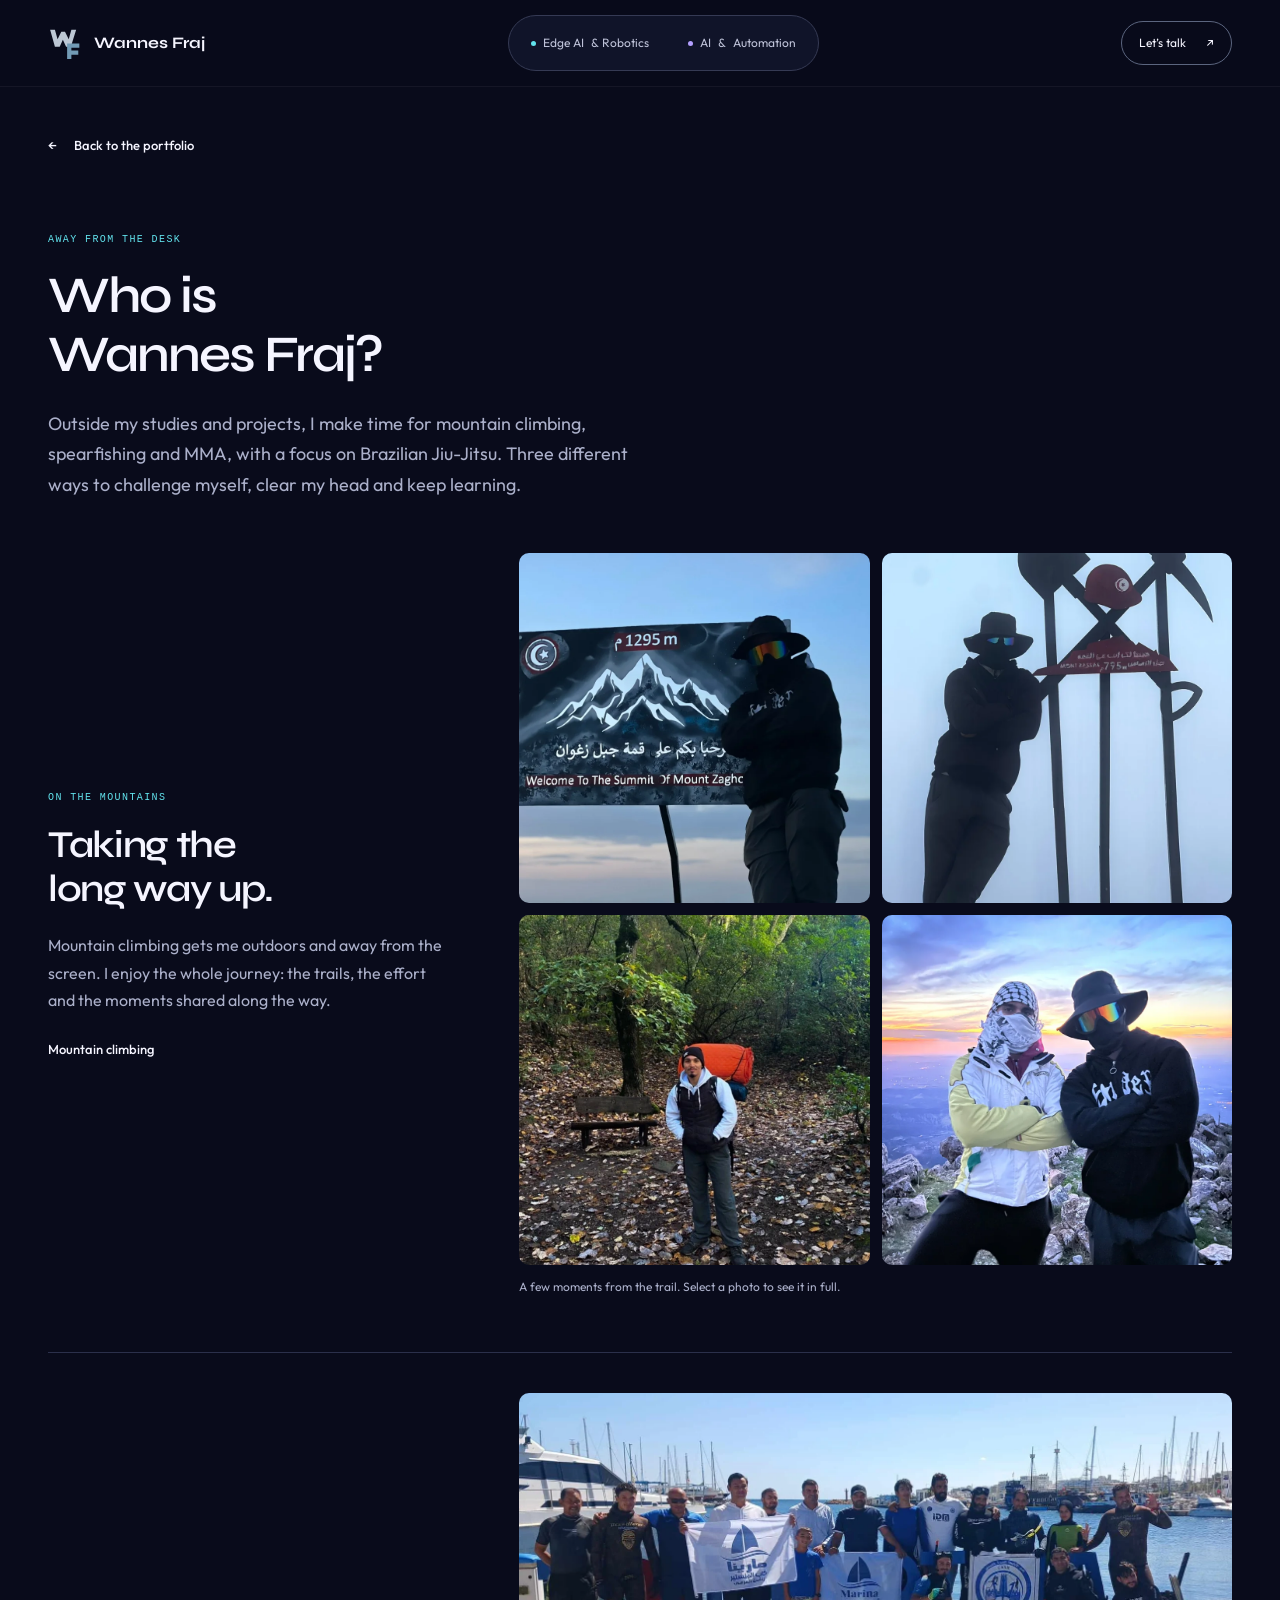
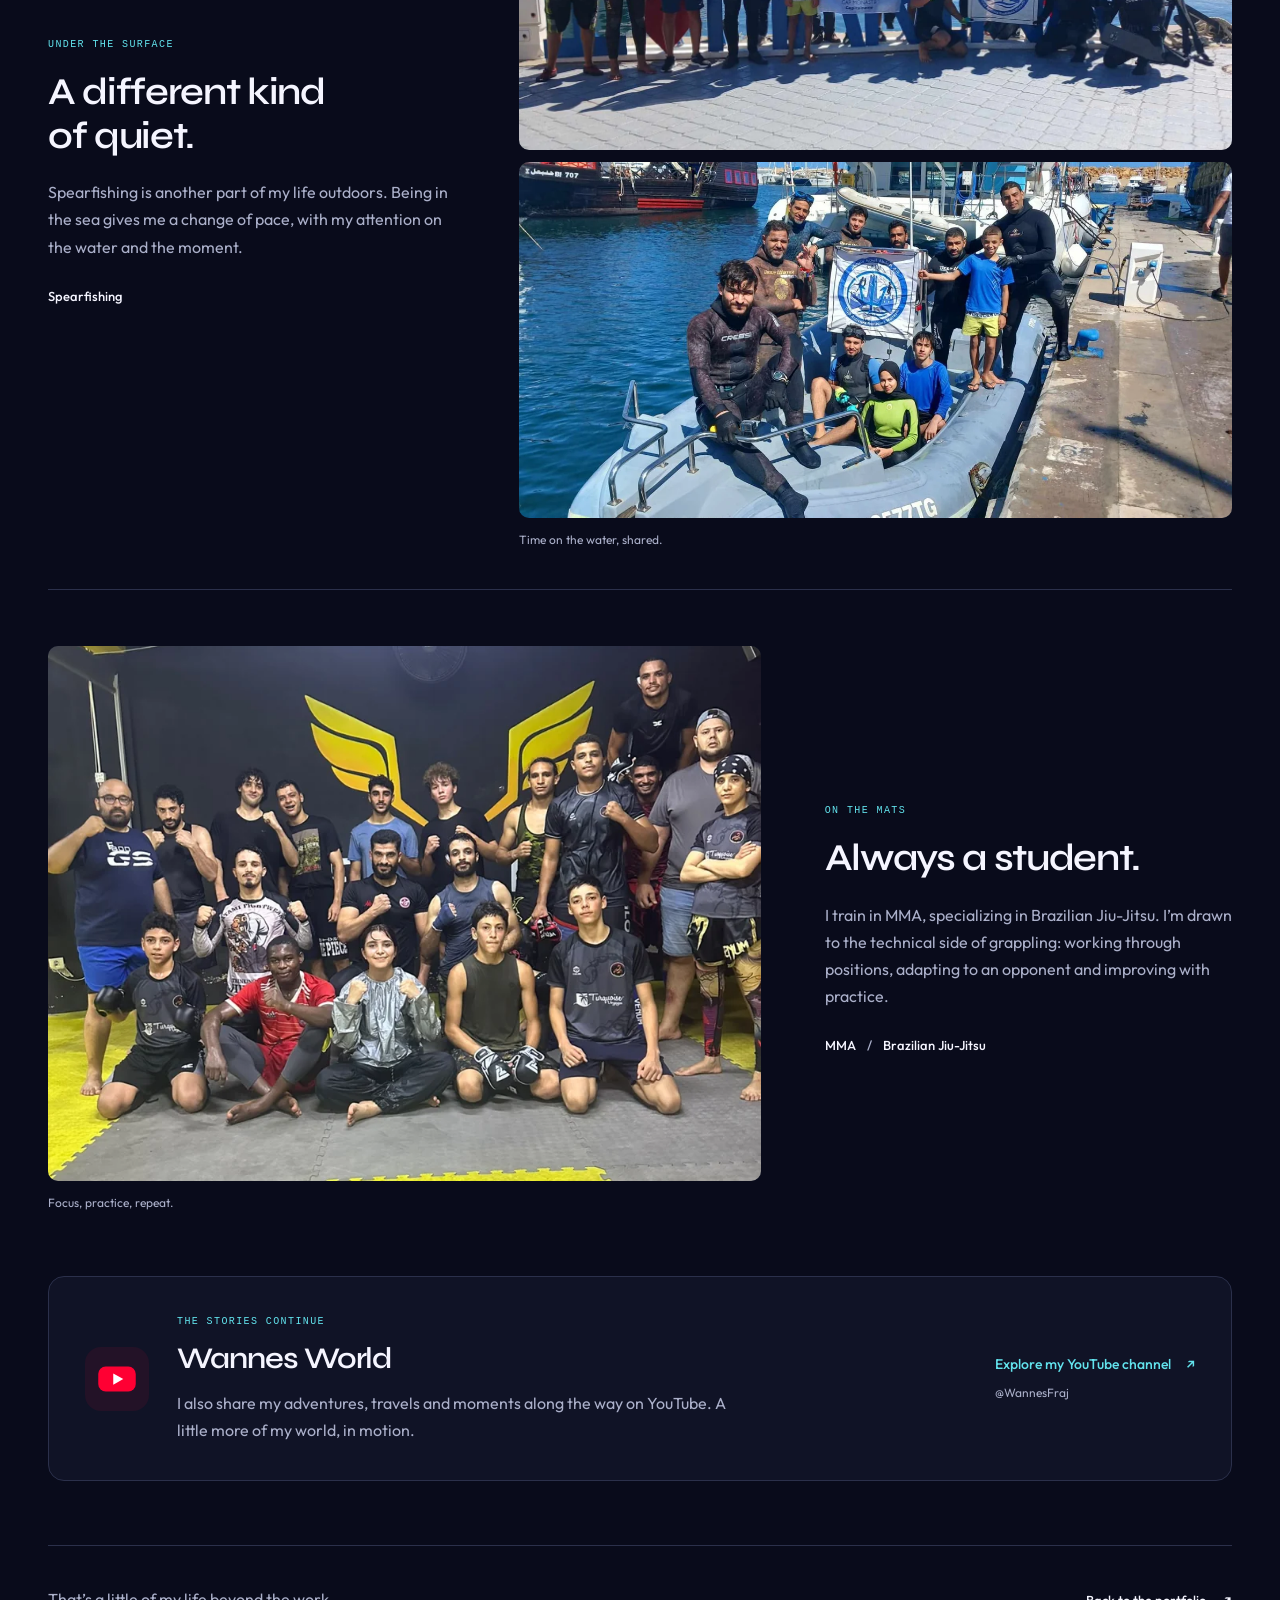
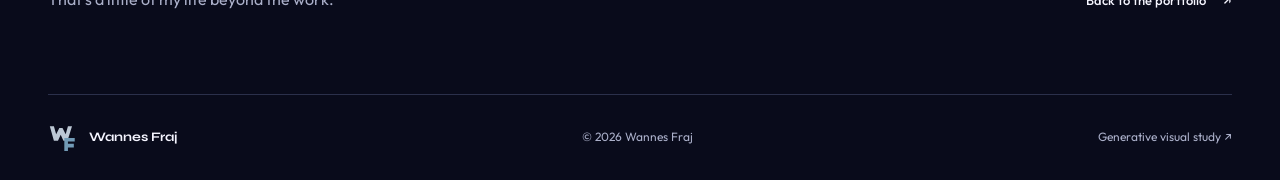
<file: who-is-wannes.html>
<!doctype html>
<html lang="en">
  <head>
    <meta charset="utf-8" />
    <meta name="viewport" content="width=device-width, initial-scale=1" />
    <meta name="theme-color" content="#090b1b" />
    <meta
      name="description"
      content="Get to know Wannes Fraj beyond engineering: mountain climbing, spearfishing and MMA, with a focus on Brazilian Jiu-Jitsu."
    />
    <title>Who is Wannes Fraj? — Beyond the work</title>
    <link rel="canonical" href="https://wannes243.github.io/who-is-wannes.html" />
    <meta property="og:type" content="website" />
    <meta property="og:site_name" content="Wannes Fraj — Portfolio" />
    <meta property="og:title" content="Who is Wannes Fraj? — Beyond the work" />
    <meta
      property="og:description"
      content="Get to know Wannes Fraj beyond engineering: mountain climbing, spearfishing and MMA, with a focus on Brazilian Jiu-Jitsu."
    />
    <meta property="og:url" content="https://wannes243.github.io/who-is-wannes.html" />
    <meta property="og:locale" content="en_US" />
    <meta property="og:image" content="https://wannes243.github.io/1788490773755.jpg" />
    <meta property="og:image:alt" content="Portrait de Wannes Fraj" />
    <meta name="twitter:card" content="summary" />
    <meta name="twitter:title" content="Who is Wannes Fraj? — Beyond the work" />
    <meta
      name="twitter:description"
      content="Get to know Wannes Fraj beyond engineering: mountain climbing, spearfishing and MMA, with a focus on Brazilian Jiu-Jitsu."
    />
    <meta name="twitter:image" content="https://wannes243.github.io/1788490773755.jpg" />
    <meta name="twitter:image:alt" content="Portrait de Wannes Fraj" />
    <link rel="icon" href="assets/favicon.svg?v=wf2" type="image/svg+xml" />
    <link rel="preconnect" href="https://fonts.googleapis.com" />
    <link rel="preconnect" href="https://fonts.gstatic.com" crossorigin />
    <link
      href="https://fonts.googleapis.com/css2?family=Outfit:wght@400;500;600&family=Syne:wght@400;500;600;700;800&display=swap"
      rel="stylesheet"
    />
    <link rel="stylesheet" href="style.css" />
    <script src="script.js" defer></script>
    <script src="personal-gallery.js" defer></script>
  </head>
  <body class="personal-page">
    <a class="skip-link" href="#main">Skip to content</a>
    <header class="site-header">
      <nav class="container nav" aria-label="Main navigation">
        <a
          class="wordmark"
          href="index.html"
          aria-label="Wannes Fraj — choose a world"
          ><img class="monogram" src="assets/favicon.svg" alt="" width="34" height="34" aria-hidden="true" /><span>Wannes Fraj</span></a
        >
        <div class="world-tabs" role="group" aria-label="Portfolio worlds">
          <a href="edge-ai.html"
            ><span class="tab-dot edge-dot" aria-hidden="true"></span>Edge AI
            <span class="tab-extra">&amp; Robotics</span></a
          ><a href="ai-automation.html"
            ><span class="tab-dot ai-dot" aria-hidden="true"></span>AI
            <span class="tab-extra">&amp;</span> Automation</a
          >
        </div>
        <a class="nav-contact" href="index.html#contact"
          >Let’s talk <span aria-hidden="true">↗</span></a
        >
      </nav>
    </header>
    <main id="main" class="container personal-main">
      <a class="personal-back text-link" href="index.html#beyond"><span aria-hidden="true">←</span> Back to the portfolio</a>
        <section class="personal-life" aria-labelledby="personal-title">
          <header class="personal-intro life-reveal">
            <p class="eyebrow">Away from the desk</p>
            <h1 id="personal-title">Who is<br />Wannes Fraj?</h1>
            <p>Outside my studies and projects, I make time for mountain climbing,
              spearfishing and MMA, with a focus on Brazilian Jiu-Jitsu.
              Three different ways to challenge myself, clear my head and keep learning.</p>
          </header>

          <article class="life-chapter life-mountains life-reveal" aria-labelledby="mountains-title">
            <div class="life-copy">
              <p class="eyebrow">On the mountains</p>
              <h2 id="mountains-title">Taking the <br />long way up.</h2>
              <p>Mountain climbing gets me outdoors and away from the screen.
                I enjoy the whole journey: the trails, the effort and the moments
                shared along the way.</p>
              <p class="life-discipline">Mountain climbing</p>
            </div>
            <div class="life-gallery mountain-gallery" aria-label="Mountain climbing photos">
              <a class="life-photo mountain-summit" href="assets/life/mount-zaghouan.webp" aria-label="View full photo at the summit of Mount Zaghouan">
                <img src="assets/life/mount-zaghouan.webp" alt="At the summit sign on Mount Zaghouan, with the mountains in the background." width="1200" height="900" loading="lazy" decoding="async" />
              </a>
              <a class="life-photo mountain-rassas" href="assets/life/mount-rassas.webp" aria-label="View full Mount Rassas photo">
                <img src="assets/life/mount-rassas.webp" alt="Standing beside the Mount Rassas summit marker in the mist." width="900" height="1200" loading="lazy" decoding="async" />
              </a>
              <a class="life-photo mountain-trail" href="assets/life/forest-trail.webp" aria-label="View full forest trail photo">
                <img src="assets/life/forest-trail.webp" alt="Out on a forest trail with a packed hiking backpack." width="516" height="540" loading="lazy" decoding="async" />
              </a>
              <a class="life-photo mountain-sunset" href="assets/life/summit-sunset.webp" aria-label="View full mountain sunset photo">
                <img src="assets/life/summit-sunset.webp" alt="Sharing a mountain summit at sunset with a friend." width="900" height="1200" loading="lazy" decoding="async" />
              </a>
              <p class="life-caption">A few moments from the trail. Select a photo to see it in full.</p>
            </div>
          </article>

          <article class="life-sea life-reveal" aria-labelledby="sea-title">
            <div class="life-copy">
              <p class="eyebrow">Under the surface</p>
              <h2 id="sea-title">A different kind of quiet.</h2>
              <p>Spearfishing is another part of my life outdoors.
                Being in the sea gives me a change of pace, with my attention
                on the water and the moment.</p>
              <p class="life-discipline">Spearfishing</p>
            </div>
            <div class="life-gallery sea-gallery" aria-label="Spearfishing photos">
              <a class="life-photo sea-marina" href="assets/life/spearfishing-marina.webp" aria-label="View full group photo at the marina">
                <img src="assets/life/spearfishing-marina.webp" alt="The group with diving gear and club flags at the Monastir marina." width="1440" height="797" loading="lazy" decoding="async" />
              </a>
              <a class="life-photo sea-boat" href="assets/life/spearfishing-boat.webp" aria-label="View full group photo on the boat">
                <img src="assets/life/spearfishing-boat.webp" alt="Together on the dive boat beside the marina, ready for time on the water." width="1440" height="664" loading="lazy" decoding="async" />
              </a>
              <p class="life-caption">Time on the water, shared.</p>
            </div>
          </article>

          <article class="life-chapter life-mma life-reveal" aria-labelledby="mma-title">
            <div class="life-copy">
              <p class="eyebrow">On the mats</p>
              <h2 id="mma-title">Always a student.</h2>
              <p>I train in MMA, specializing in Brazilian Jiu-Jitsu.
                I’m drawn to the technical side of grappling: working through
                positions, adapting to an opponent and improving with practice.</p>
              <p class="life-discipline">MMA <span aria-hidden="true">/</span> Brazilian Jiu-Jitsu</p>
            </div>
            <div class="life-gallery mma-gallery" aria-label="MMA and Brazilian Jiu-Jitsu photos">
              <a class="life-photo mma-team" href="assets/life/mma-team.webp" aria-label="View full MMA team photo">
                <img src="assets/life/mma-team.webp" alt="A group photo with training partners on the mats at the MMA gym." width="900" height="1200" loading="lazy" decoding="async" />
              </a>
              <p class="life-caption">Focus, practice, repeat.</p>
            </div>
          </article>
        </section>
      <section class="personal-channel life-reveal" aria-labelledby="channel-title">
        <div class="channel-mark" aria-hidden="true">
          <svg viewBox="0 0 32 24" width="40" height="30" fill="none">
            <rect x="1" y="2" width="30" height="20" rx="6" fill="#ff0033" />
            <path d="M13 7.5 21 12l-8 4.5V7.5Z" fill="white" />
          </svg>
        </div>
        <div class="channel-copy">
          <p class="eyebrow">The stories continue</p>
          <h2 id="channel-title">Wannes World</h2>
          <p>I also share my adventures, travels and moments along the way on YouTube.
            A little more of my world, in motion.</p>
        </div>
        <a class="channel-link" href="https://www.youtube.com/@WannesFraj" target="_blank" rel="noopener noreferrer" aria-label="Visit Wannes World on YouTube (opens in a new tab)">
          <span>Explore my YouTube channel <span aria-hidden="true">↗</span></span>
          <span class="channel-handle">@WannesFraj</span>
        </a>
      </section>
      <div class="personal-return">
        <p>That’s a little of my life beyond the work.</p>
        <a class="text-link" href="index.html#beyond">Back to the portfolio <span aria-hidden="true">↗</span></a>
      </div>
    </main>
    <footer class="container footer">
      <a class="wordmark" href="index.html"
        ><img class="monogram" src="assets/favicon.svg" alt="" width="34" height="34" aria-hidden="true" /><span>Wannes Fraj</span></a
      >
      <p>© <span id="year">2026</span> Wannes Fraj</p>
      <a href="art/thermal-study.html"
        >Generative visual study <span aria-hidden="true">↗</span></a
      >
    </footer>
  </body>
</html>
</file>
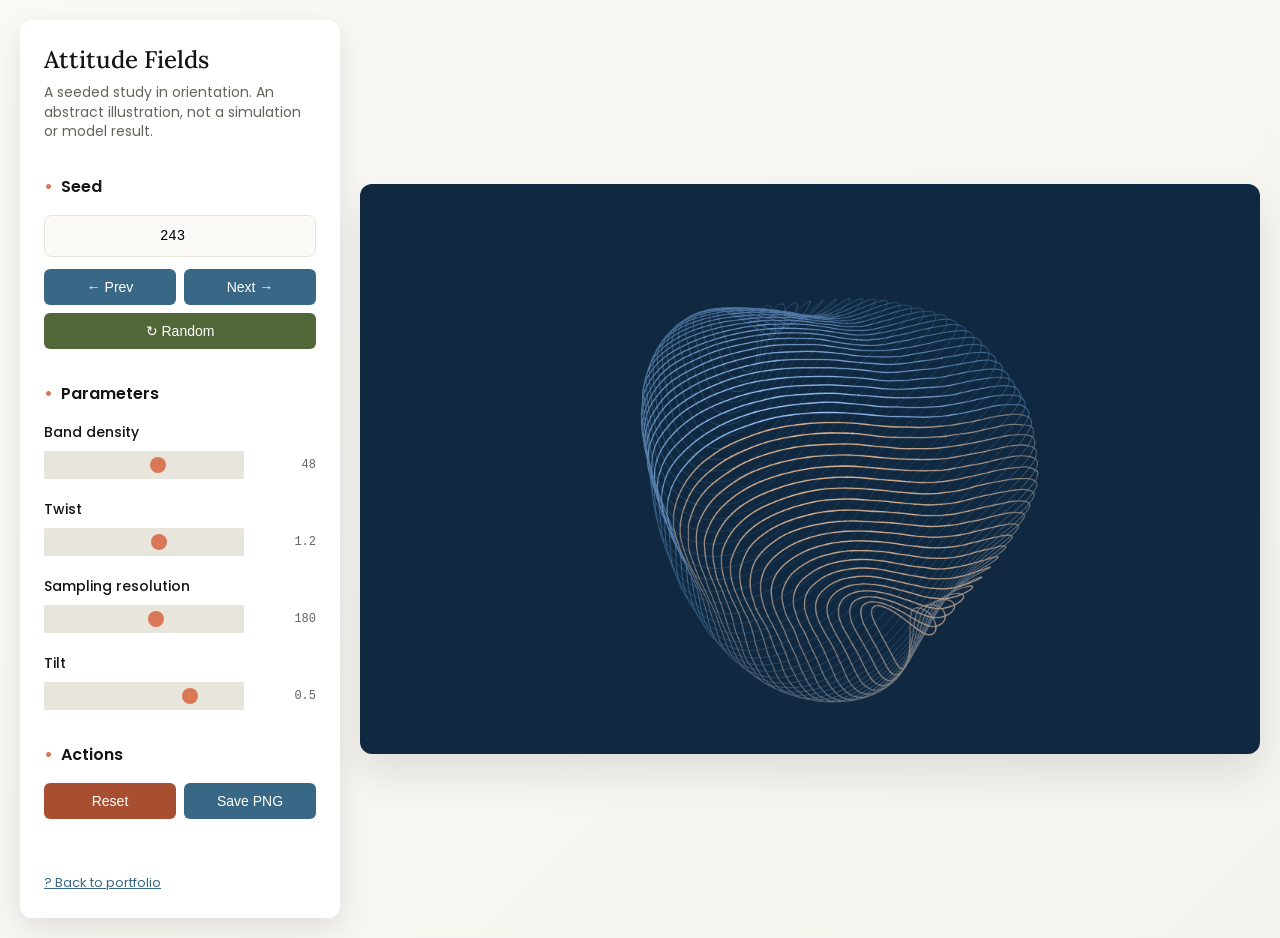
<file: art/thermal-study.html>
<!doctype html>
<!--
    THIS IS A TEMPLATE THAT SHOULD BE USED EVERY TIME AND MODIFIED.
    WHAT TO KEEP:
    ✓ Overall structure (header, sidebar, main content)
    ✓ Anthropic branding (colors, fonts, layout)
    ✓ Seed navigation section (always include this)
    ✓ Self-contained artifact (everything inline)

    WHAT TO CREATIVELY EDIT:
    ✗ The p5.js algorithm (implement YOUR vision)
    ✗ The parameters (define what YOUR art needs)
    ✗ The UI controls (match YOUR parameters)

    Let your philosophy guide the implementation.
    The world is your oyster - be creative!
-->
<html lang="en">
  <head>
    <meta charset="UTF-8" />
    <meta name="viewport" content="width=device-width, initial-scale=1.0" />
    <title>Attitude Fields ? generative study</title>
    <script src="../assets/vendor/p5.min.js"></script>
    <link rel="preconnect" href="https://fonts.googleapis.com" />
    <link rel="preconnect" href="https://fonts.gstatic.com" crossorigin />
    <link
      href="https://fonts.googleapis.com/css2?family=Poppins:wght@400;500;600&family=Lora:wght@400;500&display=swap"
      rel="stylesheet"
    />
    <style>
      /* Anthropic Brand Colors */
      :root {
        --anthropic-dark: #141413;
        --anthropic-light: #faf9f5;
        --anthropic-mid-gray: #b0aea5;
        --anthropic-light-gray: #e8e6dc;
        --anthropic-orange: #d97757;
        --anthropic-blue: #6a9bcc;
        --anthropic-green: #788c5d;
      }

      * {
        margin: 0;
        padding: 0;
        box-sizing: border-box;
      }

      body {
        font-family: "Poppins", sans-serif;
        background: linear-gradient(
          135deg,
          var(--anthropic-light) 0%,
          #f5f3ee 100%
        );
        min-height: 100vh;
        color: var(--anthropic-dark);
      }

      .container {
        display: flex;
        min-height: 100vh;
        padding: 20px;
        gap: 20px;
      }

      /* Sidebar */
      .sidebar {
        width: 320px;
        flex-shrink: 0;
        background: rgba(255, 255, 255, 0.95);
        backdrop-filter: blur(10px);
        padding: 24px;
        border-radius: 12px;
        box-shadow: 0 10px 30px rgba(20, 20, 19, 0.1);
        overflow-y: auto;
        overflow-x: hidden;
      }

      .sidebar h1 {
        font-family: "Lora", serif;
        font-size: 24px;
        font-weight: 500;
        color: var(--anthropic-dark);
        margin-bottom: 8px;
      }

      .sidebar .subtitle {
        color: var(--anthropic-mid-gray);
        font-size: 14px;
        margin-bottom: 32px;
        line-height: 1.4;
      }

      /* Control Sections */
      .control-section {
        margin-bottom: 32px;
      }

      .control-section h3 {
        font-size: 16px;
        font-weight: 600;
        color: var(--anthropic-dark);
        margin-bottom: 16px;
        display: flex;
        align-items: center;
        gap: 8px;
      }

      .control-section h3::before {
        content: "•";
        color: var(--anthropic-orange);
        font-weight: bold;
      }

      /* Seed Controls */
      .seed-input {
        width: 100%;
        background: var(--anthropic-light);
        padding: 12px;
        border-radius: 8px;
        font-family: "Courier New", monospace;
        font-size: 14px;
        margin-bottom: 12px;
        border: 1px solid var(--anthropic-light-gray);
        text-align: center;
      }

      .seed-input:focus {
        outline: none;
        border-color: var(--anthropic-orange);
        box-shadow: 0 0 0 2px rgba(217, 119, 87, 0.1);
        background: white;
      }

      .seed-controls {
        display: grid;
        grid-template-columns: 1fr 1fr;
        gap: 8px;
        margin-bottom: 8px;
      }

      .regen-button {
        margin-bottom: 0;
      }

      /* Parameter Controls */
      .control-group {
        margin-bottom: 20px;
      }

      .control-group label {
        display: block;
        font-size: 14px;
        font-weight: 500;
        color: var(--anthropic-dark);
        margin-bottom: 8px;
      }

      .slider-container {
        display: flex;
        align-items: center;
        gap: 12px;
      }

      .slider-container input[type="range"] {
        flex: 1;
        height: 4px;
        background: var(--anthropic-light-gray);
        border-radius: 2px;
        outline: none;
        -webkit-appearance: none;
      }

      .slider-container input[type="range"]::-webkit-slider-thumb {
        -webkit-appearance: none;
        width: 16px;
        height: 16px;
        background: var(--anthropic-orange);
        border-radius: 50%;
        cursor: pointer;
        transition: all 0.2s ease;
      }

      .slider-container input[type="range"]::-webkit-slider-thumb:hover {
        transform: scale(1.1);
        background: #c86641;
      }

      .slider-container input[type="range"]::-moz-range-thumb {
        width: 16px;
        height: 16px;
        background: var(--anthropic-orange);
        border-radius: 50%;
        border: none;
        cursor: pointer;
        transition: all 0.2s ease;
      }

      .value-display {
        font-family: "Courier New", monospace;
        font-size: 12px;
        color: var(--anthropic-mid-gray);
        min-width: 60px;
        text-align: right;
      }

      /* Color Pickers */
      .color-group {
        margin-bottom: 16px;
      }

      .color-group label {
        display: block;
        font-size: 12px;
        color: var(--anthropic-mid-gray);
        margin-bottom: 4px;
      }

      .color-picker-container {
        display: flex;
        align-items: center;
        gap: 8px;
      }

      .color-picker-container input[type="color"] {
        width: 32px;
        height: 32px;
        border: none;
        border-radius: 6px;
        cursor: pointer;
        background: none;
        padding: 0;
      }

      .color-value {
        font-family: "Courier New", monospace;
        font-size: 12px;
        color: var(--anthropic-mid-gray);
      }

      /* Buttons */
      .button {
        background: var(--anthropic-orange);
        color: white;
        border: none;
        padding: 10px 16px;
        border-radius: 6px;
        font-size: 14px;
        font-weight: 500;
        cursor: pointer;
        transition: all 0.2s ease;
        width: 100%;
      }

      .button:hover {
        background: #c86641;
        transform: translateY(-1px);
      }

      .button:active {
        transform: translateY(0);
      }

      .button.secondary {
        background: var(--anthropic-blue);
      }

      .button.secondary:hover {
        background: #5a8bb8;
      }

      .button.tertiary {
        background: var(--anthropic-green);
      }

      .button.tertiary:hover {
        background: #6b7b52;
      }

      .button-row {
        display: flex;
        gap: 8px;
      }

      .button-row .button {
        flex: 1;
      }

      /* Canvas Area */
      .canvas-area {
        flex: 1;
        display: flex;
        align-items: center;
        justify-content: center;
        min-width: 0;
      }

      #canvas-container {
        width: 100%;
        max-width: 1000px;
        border-radius: 12px;
        overflow: hidden;
        box-shadow: 0 20px 40px rgba(20, 20, 19, 0.1);
        background: white;
      }

      #canvas-container canvas {
        display: block;
        width: 100% !important;
        height: auto !important;
      }

      /* Loading State */
      .loading {
        display: flex;
        align-items: center;
        justify-content: center;
        font-size: 18px;
        color: var(--anthropic-mid-gray);
      }

      /* Responsive - Stack on mobile */
      @media (max-width: 600px) {
        .container {
          flex-direction: column;
        }

        .sidebar {
          width: 100%;
        }

        .canvas-area {
          padding: 20px;
        }
      }

      /* Accessible controls; original viewer branding and layout retained. */
      .sidebar .subtitle,
      .value-display {
        color: #64635e;
      }
      .button {
        background: #a84e31;
      }
      .button.secondary {
        background: #396887;
      }
      .button:hover {
        background: #8c4029;
      }
      .button.secondary:hover {
        background: #2c526f;
      }
      .button.tertiary:hover {
        background: #41512c;
      }
      .button.tertiary {
        background: #526737;
      }
      :focus-visible {
        outline: 3px solid #141413 !important;
        outline-offset: 4px;
      }
      input[type="range"] {
        min-width: 0;
        min-height: 28px;
      }
      .back-link {
        display: inline-block;
        margin-top: 22px;
        color: #396887;
        font-size: 13px;
      }
      @media (max-width: 900px) {
        .container {
          flex-direction: column;
        }
        .sidebar {
          width: 100%;
        }
        .canvas-area {
          padding: 0;
        }
      }
      @media (prefers-reduced-motion: reduce) {
        * {
          transition: none !important;
        }
      }
    </style>
  </head>
  <body>
    <div class="container">
      <!-- Control Sidebar -->
      <div class="sidebar">
        <!-- Headers (CUSTOMIZE THIS FOR YOUR ART) -->
        <h1>Attitude Fields</h1>
        <div class="subtitle">
          A seeded study in orientation. An abstract illustration, not a
          simulation or model result.
        </div>

        <!-- Seed Section (ALWAYS KEEP THIS) -->
        <div class="control-section">
          <h3>Seed</h3>
          <input
            type="number"
            id="seed-input"
            class="seed-input"
            value="243"
            min="1"
            max="999999"
            aria-label="Random seed"
            onchange="updateSeed()"
          />
          <div class="seed-controls">
            <button class="button secondary" onclick="previousSeed()">
              ← Prev
            </button>
            <button class="button secondary" onclick="nextSeed()">
              Next →
            </button>
          </div>
          <button
            class="button tertiary regen-button"
            onclick="randomSeedAndUpdate()"
          >
            ↻ Random
          </button>
        </div>

        <!-- Parameters Section -->
        <div class="control-section">
          <h3>Parameters</h3>
          <div class="control-group">
            <label for="bands">Band density</label>
            <div class="slider-container">
              <input
                type="range"
                id="bands"
                min="18"
                max="70"
                step="1"
                value="48"
                oninput="updateParam('bands', this.value)"
              /><span class="value-display" id="bands-value">48</span>
            </div>
          </div>
          <div class="control-group">
            <label for="twist">Twist</label>
            <div class="slider-container">
              <input
                type="range"
                id="twist"
                min="0.1"
                max="2"
                step="0.1"
                value="1.2"
                oninput="updateParam('twist', this.value)"
              /><span class="value-display" id="twist-value">1.2</span>
            </div>
          </div>
          <div class="control-group">
            <label for="detail">Sampling resolution</label>
            <div class="slider-container">
              <input
                type="range"
                id="detail"
                min="90"
                max="250"
                step="10"
                value="180"
                oninput="updateParam('detail', this.value)"
              /><span class="value-display" id="detail-value">180</span>
            </div>
          </div>
          <div class="control-group">
            <label for="tilt">Tilt</label>
            <div class="slider-container">
              <input
                type="range"
                id="tilt"
                min="-1"
                max="1"
                step="0.1"
                value="0.5"
                oninput="updateParam('tilt', this.value)"
              /><span class="value-display" id="tilt-value">0.5</span>
            </div>
          </div>
        </div>
        <!-- Actions Section (ALWAYS KEEP THIS) -->
        <div class="control-section">
          <h3>Actions</h3>
          <div class="button-row">
            <button class="button" onclick="resetParameters()">Reset</button
            ><button class="button secondary" onclick="exportImage()">
              Save PNG
            </button>
          </div>
        </div>
        <a class="back-link" href="../edge-ai.html#projects"
          >? Back to portfolio</a
        >
      </div>

      <!-- Main Canvas Area -->
      <div class="canvas-area">
        <div
          id="canvas-container"
          role="img"
          aria-label="Seeded abstract orientation field"
        >
          <div class="loading">Preparing the orientation study?</div>
        </div>
      </div>
    </div>

    <script>
      const defaults = {
        seed: 243,
        bands: 48,
        twist: 1.2,
        detail: 180,
        tilt: 0.5,
      };
      let params = { ...defaults };
      let art;
      // Attitude Fields: seeded, static p5.js illustration. Not scientific telemetry.
      function renderThermalField(p, settings) {
        p.randomSeed(settings.seed);
        p.noiseSeed(settings.seed);
        p.background("#102941");
        const phase = p.random(p.TWO_PI);
        const strands = [];
        const radius = p.height * 0.34;
        for (let band = 0; band < settings.bands; band++) {
          const latitude = p.map(band, 0, settings.bands - 1, -1.43, 1.43);
          const points = [];
          for (let sample = 0; sample <= settings.detail; sample++) {
            const angle = p.map(sample, 0, settings.detail, 0, p.TWO_PI);
            const noise = p.noise(
              Math.cos(angle) + 2,
              Math.sin(angle) + 2,
              band * 0.09,
            );
            const modulation =
              1 +
              0.11 * Math.sin(angle * 3 + phase + latitude * settings.twist) +
              (noise - 0.5) * 0.14;
            const r = radius * Math.cos(latitude) * modulation;
            let x = r * Math.cos(angle);
            const y =
              radius * Math.sin(latitude) +
              radius * 0.14 * Math.sin(angle * 2 + latitude * settings.twist);
            let z = r * Math.sin(angle);
            const turn = latitude * settings.twist * 0.45;
            const turnedX = x * Math.cos(turn) - z * Math.sin(turn);
            z = x * Math.sin(turn) + z * Math.cos(turn);
            x = turnedX;
            const tiltedY =
              y * Math.cos(settings.tilt) - z * Math.sin(settings.tilt);
            z = y * Math.sin(settings.tilt) + z * Math.cos(settings.tilt);
            // A final roll gives the composed field an asymmetric axis.
            const roll = -0.48;
            points.push({
              x: p.width * 0.52 + x * Math.cos(roll) - tiltedY * Math.sin(roll),
              y:
                p.height * 0.52 + x * Math.sin(roll) + tiltedY * Math.cos(roll),
              z,
            });
          }
          strands.push(points);
        }
        const segments = [];
        strands.forEach((points, band) =>
          points
            .slice(1)
            .forEach((end, index) =>
              segments.push({
                start: points[index],
                end,
                band,
                depth: (end.z + points[index].z) / 2,
                index,
              }),
            ),
        );
        segments.sort((a, b) => a.depth - b.depth);
        p.noFill();
        for (const segment of segments) {
          const exposure = p.constrain(
            p.map(segment.depth, -radius, radius, 0, 1),
            0,
            1,
          );
          const warm = segment.band > settings.bands * 0.55;
          const color = p.lerpColor(
            p.color("#284f74"),
            p.color(warm ? "#e8b993" : "#a0c7ff"),
            Math.pow(exposure, 1.8),
          );
          p.stroke(color);
          p.strokeWeight(0.55 + exposure * 1.1);
          p.line(
            segment.start.x,
            segment.start.y,
            segment.end.x,
            segment.end.y,
          );
          if (
            segment.index % 17 === 0 &&
            segment.band % 4 === 0 &&
            exposure > 0.55
          ) {
            p.strokeWeight(2.3);
            p.point(segment.start.x, segment.start.y);
          }
        }
      }

      art = new p5((p) => {
        p.setup = () => {
          p.pixelDensity(1);
          p.createCanvas(1200, 760).parent("canvas-container");
          p.noLoop();
          document.querySelector(".loading").remove();
        };
        p.draw = () => {
          renderThermalField(p, params);
          window.artReady = true;
        };
      });
      function initializeSystem() {
        art.redraw();
      }
      function updateSeedDisplay() {
        document.getElementById("seed-input").value = params.seed;
      }
      function updateSeed() {
        const value = Number(document.getElementById("seed-input").value);
        if (Number.isInteger(value) && value >= 1 && value <= 999999) {
          params.seed = value;
          initializeSystem();
        }
        updateSeedDisplay();
      }
      function previousSeed() {
        params.seed = Math.max(1, params.seed - 1);
        updateSeedDisplay();
        initializeSystem();
      }
      function nextSeed() {
        params.seed = Math.min(999999, params.seed + 1);
        updateSeedDisplay();
        initializeSystem();
      }
      function randomSeedAndUpdate() {
        params.seed = Math.floor(Math.random() * 999999) + 1;
        updateSeedDisplay();
        initializeSystem();
      }
      function updateParam(key, value) {
        params[key] = Number(value);
        document.getElementById(key + "-value").textContent = value;
        initializeSystem();
      }
      function resetParameters() {
        params = { ...defaults };
        for (const key of ["bands", "twist", "detail", "tilt"]) {
          document.getElementById(key).value = params[key];
          document.getElementById(key + "-value").textContent = params[key];
        }
        updateSeedDisplay();
        initializeSystem();
      }
      function exportImage() {
        art.saveCanvas("attitude-fields-" + params.seed, "png");
      }
    </script>
  </body>
</html>
</file>
<file: style.css>
﻿:root {
  --cloud: #090b1b;
  --ice: #11162c;
  --ink: #f5f5ff;
  --slate: #abb0ca;
  --blue: #62e3ed;
  --line: #2b304b;
  --white: #fff;
  --accent: #62e3ed;
  --accent-rgb: 98, 227, 237;
  --display: "Syne", sans-serif;
  --body: "Outfit", sans-serif;
  --mono: ui-monospace, SFMono-Regular, Consolas, monospace;
  color-scheme: dark;
}
.world-automation {
  --accent: #b4a0ff;
  --accent-rgb: 180, 160, 255;
  --blue: #b4a0ff;
}
*,
*::before,
*::after {
  box-sizing: border-box;
}
html {
  scroll-behavior: smooth;
  scroll-padding-top: 112px;
}
body {
  margin: 0;
  background: var(--cloud);
  color: var(--ink);
  font: 400 16px/1.7 var(--body);
  -webkit-font-smoothing: antialiased;
}
h1,
h2,
h3,
h4,
p,
figure {
  margin: 0;
}
h1,
h2,
h3,
h4 {
  font-family: var(--display);
  font-weight: 600;
  line-height: 1.15;
}
h2 {
  font-size: clamp(30px, 3.2vw, 45px);
  letter-spacing: -1.8px;
}
a {
  color: inherit;
  text-decoration: none;
}
button,
input {
  font: inherit;
}
button,
summary {
  cursor: pointer;
}
button {
  color: inherit;
}
img {
  display: block;
  max-width: 100%;
  height: auto;
}
a,
button,
summary {
  -webkit-tap-highlight-color: transparent;
}
a:focus-visible,
button:focus-visible,
summary:focus-visible,
input:focus-visible {
  outline: 2px solid var(--accent);
  outline-offset: 6px;
}
::selection {
  color: #090b1b;
  background: var(--accent);
}
[hidden] {
  display: none !important;
}
.container {
  width: min(1200px, calc(100% - 96px));
  margin-inline: auto;
}
.section {
  padding-block: 100px;
}
p {
  color: var(--slate);
}
.eyebrow {
  display: flex;
  align-items: center;
  gap: 9px;
  color: var(--accent);
  font: 500 10px/1.8 var(--mono);
  letter-spacing: 0.14em;
  text-transform: uppercase;
}
.mono,
.credential-label,
.art-top,
.project-type,
.node-step {
  font-family: var(--mono);
  font-size: 10px;
  letter-spacing: 0.035em;
}
.sr-only {
  position: absolute;
  width: 1px;
  height: 1px;
  padding: 0;
  margin: -1px;
  overflow: hidden;
  clip: rect(0, 0, 0, 0);
  white-space: nowrap;
  border: 0;
}
.skip-link {
  position: fixed;
  left: 20px;
  top: -100px;
  background: var(--accent);
  color: #090b1b;
  padding: 12px 24px;
  z-index: 200;
}
.skip-link:focus {
  top: 12px;
}
.site-header {
  position: sticky;
  top: 0;
  z-index: 20;
  background: #090b1bea;
  border-bottom: 1px solid #ffffff0d;
  backdrop-filter: blur(18px);
}
.nav {
  min-height: 86px;
  display: flex;
  align-items: center;
  justify-content: space-between;
  gap: 24px;
}
.wordmark {
  display: inline-flex;
  align-items: center;
  gap: 12px;
  font-family: var(--display);
  font-size: 16px;
  font-weight: 700;
  white-space: nowrap;
}
.monogram {
  display: block;
  flex-shrink: 0;
  width: 34px;
  height: 34px;
  object-fit: contain;
}
.world-tabs {
  display: flex;
  align-items: center;
  gap: 5px;
  padding: 5px;
  border: 1px solid #353a54;
  border-radius: 30px;
  background: #101429;
}
.world-tabs > a {
  display: flex;
  align-items: center;
  justify-content: center;
  gap: 7px;
  font-size: 12px;
  padding: 9px 17px;
  border-radius: 23px;
  min-height: 44px;
  color: #bec2d8;
  transition:
    background 0.2s,
    color 0.2s;
}
.world-tabs > a:hover {
  background: #1e2440;
  color: white;
}
.world-tabs > a[aria-current="page"] {
  background: #252c46;
  color: #fff;
  box-shadow: inset 0 0 0 1px #697391;
}
.tab-dot {
  width: 5px;
  height: 5px;
  border-radius: 50%;
  flex: none;
}
.edge-dot {
  background: #62e3ed;
}
.ai-dot {
  background: #b4a0ff;
}
.nav-contact {
  display: flex;
  align-items: center;
  gap: 20px;
  padding: 10px 17px;
  border: 1px solid #5b657f;
  border-radius: 26px;
  font-size: 12px;
  min-height: 44px;
}
.nav-contact:hover {
  border-color: var(--accent);
  color: var(--accent);
}
.gateway-hero {
  position: relative;
  overflow: hidden;
  background:
    radial-gradient(ellipse at 10% 20%, #23317739, transparent 55%),
    radial-gradient(ellipse at 90% 40%, #4a258742, transparent 53%);
}
.gateway-inner {
  position: relative;
  z-index: 1;
  padding-top: 49px;
}
.star-field {
  position: absolute;
  inset: 0;
  width: 100%;
  height: 100%;
  pointer-events: none;
  opacity: 0.6;
}
.gateway-intro {
  text-align: center;
}
.gateway-intro .eyebrow {
  justify-content: center;
  color: #a0a9cd;
  letter-spacing: 0.21em;
}
.gateway-intro #gateway-title {
  font-size: clamp(48px, 5.5vw, 78px);
  font-weight: 700;
  letter-spacing: -4px;
  margin-top: 14px;
  line-height: 1.05;
}
.gateway-intro #gateway-title span {
  display: inline-block;
  margin-left: 0.21em;
  color: var(--accent);
}
.gateway-intro > p:last-child {
  margin-top: 21px;
  font-size: 16px;
  line-height: 1.7;
  color: #b7bed8;
}
.world-portals {
  display: grid;
  grid-template-columns: 1fr 1fr;
  gap: 24px;
  margin-top: 37px;
}
.portal {
  --portal-accent: #62e3ed;
  --portal-rgb: 98, 227, 237;
  position: relative;
  border: 1px solid #354760;
  border-radius: 18px;
  overflow: hidden;
  display: block;
  background: linear-gradient(155deg, #102031b0, #0d142b);
  transition:
    border-color 0.3s,
    box-shadow 0.3s,
    transform 0.3s;
}
.portal-ai {
  --portal-accent: #bba5ff;
  --portal-rgb: 187, 165, 255;
  border-color: #443860;
  background: linear-gradient(155deg, #1c1635b0, #111329);
}
.portal:hover {
  transform: translateY(-5px);
  border-color: var(--portal-accent);
  box-shadow: 0 14px 65px rgba(var(--portal-rgb), 0.09);
}
.portal:focus-visible {
  outline-color: var(--portal-accent);
  outline-offset: 5px;
}
.portal-art {
  height: 252px;
  position: relative;
  overflow: hidden;
  background: #0a1024;
}
.portal-image {
  position: absolute;
  inset: -7px;
  background-image: url("assets/two-worlds.webp");
  background-size: 200% auto;
  background-position: left center;
  transition: transform 0.7s cubic-bezier(0.2, 0.7, 0.2, 1);
  mask-image: linear-gradient(#000 65%, transparent 100%);
}
.portal-ai .portal-image {
  background-position: right center;
}
.portal:hover .portal-image {
  transform: scale(1.055);
}
.portal-coordinate {
  position: absolute;
  top: 20px;
  left: 25px;
  font: 9px var(--mono);
  letter-spacing: 0.15em;
  color: #c1c8e2;
}
.portal-content {
  position: relative;
  padding: 0 30px 24px;
}
.portal-content .eyebrow {
  color: var(--portal-accent);
  font-size: 9px;
  margin-bottom: 10px;
}
.portal-content h2 {
  font-size: 31px;
  letter-spacing: -1.3px;
  font-weight: 600;
}
.portal-content h2 > span {
  color: #c3c7df;
}
.portal-content > p:not(.eyebrow) {
  font-size: 14px;
  margin-top: 14px;
  color: #b2bad3;
  line-height: 1.7;
}
.portal-entry {
  display: flex;
  align-items: center;
  justify-content: space-between;
  margin-top: 24px;
  padding-top: 17px;
  border-top: 1px solid #ffffff21;
  font-size: 13px;
  color: var(--portal-accent);
  font-weight: 500;
}
.portal-arrow {
  width: 32px;
  height: 32px;
  display: grid;
  place-items: center;
  border: 1px solid rgba(var(--portal-rgb), 0.45);
  border-radius: 50%;
  font-size: 18px;
  transition:
    background 0.2s,
    color 0.2s;
}
.portal:hover .portal-arrow {
  color: #090b1b;
  background: var(--portal-accent);
}
.gateway-foot {
  display: flex;
  justify-content: space-between;
  align-items: center;
  gap: 20px;
  padding: 30px 0 32px;
  color: #9da8c4;
  font: 10px var(--mono);
}
.gateway-foot a {
  padding: 10px;
  color: #d4d8ec;
  display: flex;
  gap: 20px;
  align-items: center;
}
.gateway-foot a:hover {
  color: var(--accent);
}
.world-hero {
  display: grid;
  grid-template-columns: 1.15fr 1fr;
  position: relative;
  gap: 30px 22px;
  padding-top: 48px;
  padding-bottom: 26px;
}
.world-hero-copy {
  position: relative;
  z-index: 1;
  padding-bottom: 25px;
}
.back-link {
  display: inline-block;
  color: #abb5d3;
  font-size: 12px;
  margin-bottom: 34px;
  min-height: 32px;
}
.back-link:hover {
  color: var(--accent);
}
.world-hero h1 {
  font-size: clamp(50px, 5.1vw, 73px);
  letter-spacing: -3.6px;
  font-weight: 700;
  line-height: 1.08;
  margin: 19px 0 24px;
}
.world-hero h1 span {
  color: var(--accent);
}
.world-description {
  max-width: 535px;
  font-size: 16px;
  line-height: 1.85;
}
.actions {
  display: flex;
  align-items: center;
  gap: 29px;
  margin-top: 30px;
  flex-wrap: wrap;
}
.button {
  display: inline-flex;
  align-items: center;
  justify-content: space-between;
  gap: 28px;
  padding: 13px 22px;
  border-radius: 30px;
  font-weight: 500;
  font-size: 13px;
  min-height: 48px;
  transition:
    background 0.2s,
    box-shadow 0.2s;
}
.primary {
  background: var(--accent);
  color: #080d20;
}
.primary:hover {
  box-shadow: 0 0 28px rgba(var(--accent-rgb), 0.24);
  background: #e2fbff;
}
.secondary {
  border: 1px solid #6a7194;
  color: #e7eaff;
}
.secondary:hover {
  border-color: var(--accent);
  color: var(--accent);
}
.text-link {
  display: inline-flex;
  align-items: center;
  gap: 17px;
  min-height: 44px;
  font-size: 13px;
  font-weight: 500;
}
.text-link:hover {
  color: var(--accent);
}
.world-hero-art {
  position: relative;
  min-width: 0;
  min-height: 440px;
  align-self: center;
}
.world-sculpture {
  position: absolute;
  inset: 0 -25px;
  background-image: url("assets/two-worlds.webp");
  background-size: 200% auto;
  background-position: left center;
  background-repeat: no-repeat;
  mask-image: radial-gradient(
    ellipse 62% 51% at center,
    #000 45%,
    transparent 100%
  );
  animation: arrive 1.2s ease-out both;
}
.automation-hero-art .world-sculpture {
  background-position: right center;
}
.art-orbit-label {
  position: absolute;
  left: 0;
  right: 0;
  bottom: 16px;
  text-align: center;
  font: 9px var(--mono);
  color: #9faaca;
  letter-spacing: 0.06em;
}
.world-focus {
  grid-column: 1/-1;
  display: flex;
  justify-content: space-between;
  border-top: 1px solid var(--line);
  padding-top: 23px;
  font: 10px var(--mono);
  letter-spacing: 0.055em;
  color: #b2bfda;
  gap: 20px;
}
.world-focus > span {
  display: flex;
  align-items: center;
  gap: 10px;
}
.world-focus > span::before {
  content: "";
  width: 4px;
  height: 4px;
  border-radius: 50%;
  background: var(--accent);
}
.world-subnav {
  display: flex;
  align-items: center;
  gap: 30px;
  min-height: 72px;
  border-bottom: 1px solid var(--line);
  font-size: 13px;
}
.world-subnav a {
  display: flex;
  align-items: center;
  min-height: 44px;
}
.world-subnav a:hover {
  color: var(--accent);
}
.other-world {
  margin-left: auto;
  color: var(--accent);
  gap: 17px;
}
.section-heading {
  display: flex;
  justify-content: space-between;
  align-items: flex-end;
  gap: 35px;
  margin-bottom: 42px;
}
.section-heading h2 {
  margin-top: 14px;
  max-width: 800px;
}
.section-heading > p {
  font-size: 15px;
  line-height: 1.65;
}
.section-heading .text-link {
  white-space: nowrap;
}
.experience-row {
  display: grid;
  grid-template-columns: 0.72fr 1.5fr;
  gap: 60px;
  border-top: 1px solid var(--line);
  padding-block: 35px;
}
.experience-meta > .mono {
  font-size: 11px;
  margin-bottom: 15px;
}
.experience-meta h3 {
  font-size: 25px;
  letter-spacing: -0.8px;
  margin-bottom: 8px;
}
.experience-meta > p:not(.mono) {
  font-size: 14px;
}
.current-label {
  display: inline-block;
  font-size: 11px;
  color: var(--accent);
  margin-top: 14px;
  background: #272442;
  padding: 4px 11px;
  border-radius: 15px;
}
.experience-body h4 {
  font-size: 19px;
  margin-bottom: 12px;
}
.experience-body p {
  font-size: 16px;
  max-width: 620px;
}
.experience-body ul {
  color: var(--slate);
  padding-left: 18px;
  margin: 13px 0 20px;
  font-size: 14px;
  line-height: 1.9;
}
.experience-body li + li {
  margin-top: 6px;
}
.tags {
  display: flex;
  flex-wrap: wrap;
  gap: 7px;
}
.tags > span {
  padding: 4px 10px;
  border: 1px solid #39405b;
  border-radius: 5px;
  font-size: 11px;
  color: #b8c3de;
}
.pipeline,
.deployment-path {
  background: #11162b;
  border: 1px solid var(--line);
  border-radius: 14px;
  margin-top: 18px;
  padding: 27px;
}
.pipeline-heading {
  display: flex;
  justify-content: space-between;
  gap: 20px;
  align-items: center;
  margin-bottom: 24px;
}
.pipeline-heading > p:last-child {
  font-size: 13px;
}
.pipeline-nodes {
  display: grid;
  grid-template-columns: repeat(4, 1fr);
  gap: 12px;
  align-items: start;
}
.pipeline details {
  background: #0b1024;
  border: 1px solid #3b4867;
  border-radius: 7px;
  min-width: 0;
}
.pipeline summary {
  display: block;
  list-style: none;
  position: relative;
  padding: 16px 28px 18px 15px;
}
.pipeline summary::-webkit-details-marker,
.more-work summary::-webkit-details-marker {
  display: none;
}
.node-step {
  display: block;
  font-size: 9px;
  color: #a9b3ce;
  margin-bottom: 10px;
}
.pipeline summary strong {
  display: block;
  font-weight: 500;
  font-size: 14px;
}
.node-toggle {
  position: absolute;
  right: 13px;
  bottom: 17px;
  color: var(--accent);
}
details[open] .node-toggle {
  transform: rotate(45deg);
}
.pipeline details > p {
  padding: 0 15px 18px;
  font-size: 12px;
  line-height: 1.7;
}
.pipeline details[open] {
  border-color: var(--accent);
}
.deployment-path ol {
  list-style: none;
  display: grid;
  grid-template-columns: repeat(4, 1fr);
  padding: 0;
  margin: 22px 0 0;
  gap: 25px;
}
.deployment-path li {
  position: relative;
  border-top: 1px solid #5e567c;
  padding-top: 16px;
}
.deployment-path li::before {
  content: "";
  position: absolute;
  top: -4px;
  left: 0;
  width: 7px;
  height: 7px;
  border-radius: 50%;
  background: var(--accent);
}
.deployment-path strong {
  display: block;
  font: 500 17px var(--display);
}
.deployment-path li span {
  display: block;
  font-size: 12px;
  color: var(--slate);
  margin-top: 7px;
}
.projects-section {
  background: linear-gradient(180deg, #0d112400, #10152b6b);
  border-bottom: 1px solid #2b304b80;
}
.project-grid {
  display: grid;
  grid-template-columns: 1fr 1fr;
  gap: 52px 36px;
}
.project {
  min-width: 0;
}
.project-art {
  position: relative;
  aspect-ratio: 1.58;
  overflow: hidden;
  border-radius: 14px;
  display: flex;
  flex-direction: column;
  justify-content: center;
  border: 1px solid #38465f;
}
.art-top {
  position: absolute;
  top: 22px;
  left: 24px;
  right: 24px;
  display: flex;
  justify-content: space-between;
  align-items: center;
  gap: 10px;
  font-size: 9px;
  z-index: 1;
}
.event-art {
  background: radial-gradient(ellipse at center, #302455, #18152f);
  color: #e2dcff;
}
.award {
  color: #e6dcff;
  border: 1px solid #756297;
  border-radius: 15px;
  padding: 5px 10px;
  font-family: var(--body);
  font-size: 10px;
}
.workflow {
  display: flex;
  flex-direction: column;
  align-items: center;
  margin-top: 34px;
}
.workflow-input {
  padding: 11px 18px;
  border: 1px solid #77608f;
  background: #302346;
  border-radius: 8px;
  font-size: 13px;
  color: #ede0ff;
}
.workflow-line {
  width: 1px;
  height: 20px;
  background: #b19acb;
}
.workflow-agent {
  display: flex;
  align-items: center;
  gap: 10px;
  font-family: var(--display);
  font-size: 20px;
  padding: 10px 20px;
  background: #7454b7;
  color: #fff;
  border: 1px solid #bfa0ed;
  border-radius: 10px;
}
.workflow-output {
  display: flex;
  gap: 7px;
}
.workflow-output > span {
  border: 1px solid #7a668f;
  font-size: 10px;
  padding: 5px 8px;
  border-radius: 4px;
}
.shutter-art {
  background: radial-gradient(ellipse at center, #143548, #0c1c2c);
  color: #b8d7e7;
}
.shutter-scene {
  display: flex;
  align-items: center;
  justify-content: center;
  gap: 45px;
  margin-top: 28px;
}
.window-frame {
  position: relative;
  width: 125px;
  height: 175px;
  border: 7px solid #9bbcca;
  box-shadow:
    0 8px 35px #3de9ee16,
    inset 0 0 0 1px #8eafc0;
  background: linear-gradient(145deg, #1b5068, #112d44);
  overflow: hidden;
}
.window-cross {
  position: absolute;
  left: 50%;
  width: 4px;
  height: 100%;
  background: #9bbcca;
}
.shutter-slats {
  position: absolute;
  top: 0;
  height: 58%;
  width: 100%;
  background: repeating-linear-gradient(
    0deg,
    #bacfd7 0px,
    #bacfd7 8px,
    #7599a8 9px,
    #e6edf0 10px
  );
  z-index: 1;
  box-shadow: 0 3px 6px #273c4a22;
}
.shutter-control {
  display: flex;
  flex-direction: column;
  align-items: center;
  padding: 20px 14px;
  border: 1px solid #53788d;
  background: #142c40;
  border-radius: 14px;
  box-shadow: 0 10px 25px #001a3212;
}
.control-symbol {
  font-size: 32px;
  color: #62e3ed;
  line-height: 1.2;
}
.shutter-control strong {
  font-size: 12px;
  font-weight: 500;
  margin-top: 9px;
  color: #d9edf6;
}
.connection-path {
  display: flex;
  gap: 6px;
  margin-top: 14px;
}
.connection-path span {
  font: 9px var(--mono);
  border: 1px solid #6f94a8;
  padding: 4px 7px;
  border-radius: 3px;
}
.manual-label {
  font-size: 9px;
  color: #c1ccdf;
  margin-top: 13px;
}
.cubesat-art {
  background: #102941;
  color: #d6e4f5;
}
.cubesat-art > img {
  width: 100%;
  height: 100%;
  object-fit: cover;
}
.art-caption {
  position: absolute;
  bottom: 15px;
  left: 24px;
  font-size: 10px;
  color: #d6e4f5;
}
.forecast-art {
  background: radial-gradient(ellipse at center, #2e2346, #18182e);
  color: #d4cbe9;
}
.forecast-process {
  display: flex;
  align-items: center;
  justify-content: center;
  gap: 12px;
  margin-top: 30px;
  padding: 20px;
}
.forecast-process > div {
  display: flex;
  flex-direction: column;
  align-items: center;
  gap: 6px;
  text-align: center;
}
.process-icon {
  width: 55px;
  height: 55px;
  display: grid;
  place-items: center;
  background: #33274d;
  border: 1px solid #9480af;
  border-radius: 10px;
  color: #d3b5ff;
  font: 30px var(--display);
  margin-bottom: 10px;
}
.forecast-process strong {
  font-size: 11px;
  font-weight: 500;
  white-space: nowrap;
}
.forecast-process div > span:last-child {
  font-size: 9px;
  color: #bfb0d2;
}
.process-arrow {
  color: #b39ecf;
  font-size: 21px;
  margin-top: -28px;
}
.project-info {
  padding-top: 25px;
}
.project-type {
  display: flex;
  justify-content: space-between;
  color: #a3afcb;
  font-size: 10px;
  margin-bottom: 12px;
}
.project h3 {
  font-size: 27px;
  letter-spacing: -0.8px;
  margin-bottom: 14px;
}
.project-info > p {
  font-size: 15px;
  line-height: 1.85;
  margin-bottom: 18px;
  min-height: 85px;
}
.project-link {
  display: flex;
  justify-content: space-between;
  align-items: center;
  margin-top: 24px;
  border-top: 1px solid #3c455f;
  padding: 15px 0 6px;
  font-size: 14px;
  font-weight: 500;
  min-height: 44px;
  color: #e1e5f6;
}
.project-link span {
  font-size: 19px;
  transition: transform 0.18s;
}
.project-link:hover {
  color: var(--accent);
}
.project-link:hover span {
  transform: translate(2px, -2px);
}
.more-work {
  border-top: 1px solid var(--line);
  border-bottom: 1px solid var(--line);
  margin-top: 52px;
}
.more-work summary {
  list-style: none;
  padding: 21px 0;
  display: flex;
  align-items: center;
  justify-content: space-between;
  font-size: 15px;
  font-weight: 500;
}
.more-work summary > span {
  font-size: 21px;
  color: var(--accent);
}
.more-work[open] summary > span {
  transform: rotate(45deg);
}
.more-work-grid {
  display: grid;
  grid-template-columns: 1fr 1fr;
  gap: 36px;
  padding-bottom: 28px;
}
.more-work-grid h3 {
  font-size: 19px;
  margin-bottom: 12px;
}
.more-work-grid p {
  font-size: 14px;
}
.more-work-grid p.mono {
  font-size: 10px;
  margin-top: 14px;
}
.about-intro {
  display: grid;
  grid-template-columns: 1fr 1fr;
  gap: 65px;
}
.about-intro h2 {
  margin-top: 17px;
}
.about-intro > div:last-child {
  padding-top: 28px;
  font-size: 16px;
}
.about-intro p + p {
  margin-top: 16px;
}
.profile-strip {
  display: flex;
  gap: 22px;
  align-items: center;
  border-block: 1px solid var(--line);
  padding: 26px 0;
  margin-top: 40px;
}
.profile-strip img {
  width: 70px;
  height: 70px;
  object-fit: cover;
  border: 1px solid #60718b;
  border-radius: 50%;
}
.profile-strip strong {
  display: block;
  font-family: var(--display);
  font-size: 19px;
  margin-bottom: 4px;
}
.profile-strip span {
  display: block;
  font-size: 12px;
  color: var(--slate);
}
.profile-strip > a {
  margin-left: auto;
  color: var(--accent);
}
.capabilities {
  display: grid;
  grid-template-columns: repeat(4, 1fr);
  gap: 25px;
  margin-top: 34px;
  padding-block: 31px;
  border-block: 1px solid var(--line);
}
.capabilities h3 {
  font-size: 16px;
  font-weight: 600;
  margin-bottom: 14px;
  letter-spacing: -0.2px;
}
.capabilities p {
  font-size: 12px;
  line-height: 1.9;
}
.skills-section {
  padding-bottom: 94px;
}
.skills-section h2 {
  margin-top: 12px;
}
.background-grid {
  display: grid;
  grid-template-columns: 1fr 1fr;
  gap: 65px;
  margin-top: 45px;
}
.background-item {
  margin-top: 28px;
}
.background-item .mono {
  color: var(--slate);
  font-size: 10px;
}
.background-item h3 {
  font-size: 17px;
  margin-top: 8px;
  line-height: 1.4;
  margin-bottom: 6px;
  letter-spacing: -0.3px;
}
.background-item p,
.background-item a {
  font-size: 14px;
  max-width: 450px;
}
.inline-link {
  color: var(--accent);
  text-decoration: underline;
  text-underline-offset: 4px;
}
.inline-link:hover {
  text-decoration-thickness: 2px;
}
.cv-section {
  padding-block: 58px;
  background: linear-gradient(105deg, #17243c, #19172e);
  border-block: 1px solid #3d4664;
}
.world-automation .cv-section {
  background: linear-gradient(105deg, #251b3e, #131a30);
}
.cv-layout {
  display: grid;
  grid-template-columns: 1fr 0.9fr;
  align-items: center;
  gap: 65px;
}
.cv-section h2 {
  font-size: 33px;
  letter-spacing: -1.2px;
  margin-top: 13px;
  margin-bottom: 16px;
}
.cv-section p {
  font-size: 14px;
}
.cv-download {
  display: flex;
  align-items: center;
  gap: 17px;
  min-height: 110px;
  padding: 24px;
  border: 1px solid #5c6687;
  border-radius: 14px;
  transition:
    background 0.2s,
    border-color 0.2s;
}
.cv-download:hover {
  background: #2a3047;
  border-color: var(--accent);
}
.cv-download h3 {
  font-size: 20px;
  margin-bottom: 6px;
}
.cv-download p {
  font-size: 12px;
}
.cv-file {
  display: grid;
  place-items: center;
  flex: none;
  width: 39px;
  height: 48px;
  border: 1px solid #8c9bbc;
  border-radius: 3px;
  font: 9px var(--mono);
  color: #bdd2ee;
}
.download-arrow {
  margin-left: auto;
  align-self: center;
  font-size: 27px;
  color: var(--accent);
}
.contact-section {
  display: grid;
  grid-template-columns: 1.5fr 0.8fr;
  gap: 60px;
  align-items: center;
}
.contact-section h2 {
  font-size: clamp(34px, 4vw, 52px);
  letter-spacing: -2px;
  margin: 19px 0 23px;
}
.contact-section > div > p {
  font-size: 15px;
}
.contact-section > div > .eyebrow {
  font-size: 10px;
}
.email-row {
  display: flex;
  align-items: center;
  gap: 18px;
  margin-top: 27px;
}
.email-link {
  font-family: var(--display);
  font-size: clamp(18px, 2.2vw, 29px);
  letter-spacing: -1px;
  line-height: 1.6;
  border-bottom: 1px solid #8d98b7;
}
.email-link span {
  font-size: 22px;
  margin-left: 10px;
}
.email-link:hover {
  color: var(--accent);
  border-color: var(--accent);
}
.copy-email {
  display: grid;
  place-items: center;
  background: transparent;
  border: 1px solid #667594;
  border-radius: 50%;
  min-width: 44px;
  min-height: 44px;
}
.copy-email:hover {
  background: var(--ice);
  border-color: var(--accent);
}
.contact-section .copy-status {
  font-size: 12px;
  min-height: 20px;
  color: var(--accent);
  margin-top: 8px;
}
.contact-links a {
  display: flex;
  justify-content: space-between;
  align-items: center;
  border-bottom: 1px solid var(--line);
  padding: 16px 0;
  font-size: 15px;
}
.contact-links a:hover {
  color: var(--accent);
}
.contact-links p {
  font-size: 12px;
  margin-top: 22px;
}
.world-bridge {
  padding: 35px 0 55px;
  display: flex;
  align-items: center;
  justify-content: space-between;
  gap: 30px;
}
.world-bridge h2 {
  font-size: 29px;
  letter-spacing: -1px;
  margin-top: 12px;
}
.footer {
  display: flex;
  align-items: center;
  justify-content: space-between;
  gap: 20px;
  padding-block: 28px;
  border-top: 1px solid var(--line);
}
.footer .wordmark {
  font-size: 13px;
}
.footer .monogram {
  width: 29px;
  height: 29px;
}
.footer p,
.footer > a:last-child {
  font-size: 11px;
  color: var(--slate);
}
.footer > a:last-child:hover {
  color: var(--accent);
}
@keyframes arrive {
  from {
    opacity: 0;
    transform: translateY(12px);
  }
  to {
    opacity: 1;
    transform: translateY(0);
  }
}
@media (min-width: 1600px) {
  .gateway-inner {
    padding-top: 65px;
  }
  .portal-art {
    height: 280px;
  }
}
@media (max-width: 1100px) {
  .container {
    width: calc(100% - 64px);
  }
  .nav {
    gap: 18px;
  }
  .world-tabs > a {
    padding: 8px 11px;
    font-size: 11px;
  }
  .tab-extra {
    display: none;
  }
  .portal-content h2 {
    font-size: 27px;
  }
  .portal-content {
    padding-inline: 24px;
  }
  .portal-content > p:not(.eyebrow) {
    font-size: 13px;
  }
  .portal-art {
    height: 230px;
  }
  .world-hero h1 {
    font-size: 59px;
    letter-spacing: -3px;
  }
  .world-hero-art {
    min-height: 400px;
  }
  .world-description {
    font-size: 15px;
  }
  .experience-row {
    gap: 40px;
  }
  .pipeline-nodes {
    gap: 8px;
  }
  .pipeline summary {
    padding-left: 12px;
  }
  .pipeline summary strong {
    font-size: 12px;
  }
  .art-top {
    left: 18px;
    right: 18px;
    font-size: 8px;
  }
  .award {
    font-size: 9px;
  }
  .shutter-scene {
    gap: 25px;
  }
  .window-frame {
    height: 150px;
    width: 110px;
  }
  .project-grid {
    column-gap: 28px;
  }
  .forecast-process {
    gap: 8px;
    padding: 15px;
  }
  .forecast-process strong {
    font-size: 10px;
  }
  .forecast-process div > span:last-child {
    font-size: 8px;
  }
  .capabilities {
    grid-template-columns: 1fr 1fr;
    gap: 28px;
  }
  .about-intro,
  .background-grid {
    gap: 40px;
  }
  .cv-layout {
    gap: 40px;
  }
  .contact-section {
    gap: 40px;
  }
  .gateway-intro #gateway-title {
    font-size: 64px;
  }
  .world-sculpture {
    inset: 0 -10px;
  }
}
@media (max-width: 820px) {
  html {
    scroll-padding-top: 105px;
  }
  .container {
    width: calc(100% - 48px);
  }
  .nav {
    min-height: 78px;
    gap: 15px;
  }
  .wordmark {
    font-size: 14px;
    gap: 9px;
  }
  .nav-contact {
    gap: 12px;
    font-size: 11px;
    padding: 8px 12px;
  }
  .world-tabs {
    padding: 4px;
    gap: 2px;
  }
  .world-tabs > a {
    font-size: 10px;
    padding: 8px;
  }
  .gateway-inner {
    padding-top: 39px;
  }
  .gateway-intro #gateway-title {
    font-size: 55px;
    letter-spacing: -2.8px;
  }
  .gateway-intro > p:last-child {
    font-size: 15px;
  }
  .world-portals {
    gap: 19px;
    margin-top: 30px;
  }
  .portal-art {
    height: 200px;
  }
  .portal-content {
    padding: 0 20px 20px;
  }
  .portal-content h2 {
    font-size: 27px;
  }
  .portal-content h2 > span {
    display: block;
    font-size: 22px;
    margin-top: 4px;
  }
  .portal-content > p:not(.eyebrow) {
    font-size: 13px;
  }
  .portal-content > p br {
    display: none;
  }
  .portal-coordinate {
    font-size: 8px;
    left: 20px;
  }
  .portal-entry {
    font-size: 12px;
  }
  .gateway-foot {
    font-size: 8px;
  }
  .gateway-foot a {
    gap: 10px;
  }
  .world-hero {
    padding-top: 32px;
    column-gap: 15px;
  }
  .world-hero h1 {
    font-size: 48px;
    letter-spacing: -2.8px;
  }
  .world-hero .eyebrow {
    font-size: 9px;
  }
  .world-description {
    font-size: 14px;
  }
  .world-hero-art {
    min-height: 340px;
  }
  .world-sculpture {
    inset: 0 -10px;
    background-size: 220% auto;
    background-position: 4% center;
  }
  .automation-hero-art .world-sculpture {
    background-position: 96% center;
  }
  .art-orbit-label {
    font-size: 8px;
    line-height: 1.7;
    max-width: 230px;
    margin: auto;
  }
  .actions {
    gap: 16px;
  }
  .actions .button {
    font-size: 12px;
    gap: 18px;
    padding: 12px 17px;
  }
  .actions .text-link {
    font-size: 12px;
  }
  .world-focus {
    font-size: 9px;
    gap: 16px;
  }
  .world-subnav {
    gap: 23px;
    font-size: 12px;
  }
  .other-world {
    gap: 10px;
  }
  .section {
    padding-block: 72px;
  }
  .section-heading {
    gap: 24px;
    margin-bottom: 33px;
  }
  .section-heading h2 {
    font-size: 34px;
  }
  .experience-row {
    grid-template-columns: 0.75fr 1.5fr;
    gap: 30px;
  }
  .experience-meta h3 {
    font-size: 21px;
  }
  .experience-body h4 {
    font-size: 18px;
  }
  .pipeline {
    padding: 22px;
  }
  .pipeline-heading {
    display: block;
  }
  .pipeline-heading > p:last-child {
    margin-top: 6px;
  }
  .pipeline-nodes {
    grid-template-columns: 1fr 1fr;
    gap: 12px;
  }
  .pipeline summary strong {
    font-size: 14px;
  }
  .project-grid {
    gap: 38px 24px;
  }
  .project-art {
    aspect-ratio: 1.35;
  }
  .art-top {
    top: 15px;
    left: 14px;
    right: 14px;
  }
  .event-art .art-top > span:first-child {
    display: none;
  }
  .event-art .art-top {
    justify-content: flex-end;
  }
  .workflow {
    margin-top: 33px;
  }
  .workflow-input {
    font-size: 10px;
    padding: 7px 10px;
  }
  .workflow-agent {
    font-size: 17px;
    padding: 7px 12px;
  }
  .workflow-line {
    height: 15px;
  }
  .workflow-output {
    gap: 3px;
  }
  .workflow-output > span {
    font-size: 8px;
    padding: 4px;
  }
  .shutter-scene {
    gap: 17px;
  }
  .window-frame {
    height: 130px;
    width: 85px;
  }
  .shutter-control {
    padding: 13px 9px;
    border-radius: 10px;
  }
  .shutter-control strong {
    font-size: 10px;
  }
  .connection-path {
    gap: 4px;
  }
  .connection-path span {
    font-size: 8px;
    padding: 3px 4px;
  }
  .project h3 {
    font-size: 23px;
  }
  .project-info > p {
    font-size: 14px;
    min-height: 100px;
  }
  .project-type {
    font-size: 9px;
  }
  .forecast-process {
    gap: 6px;
  }
  .process-icon {
    width: 43px;
    height: 43px;
    font-size: 24px;
  }
  .process-arrow {
    font-size: 15px;
  }
  .forecast-process div > span:last-child {
    display: none;
  }
  .forecast-process strong {
    white-space: normal;
    font-size: 9px;
  }
  .about-intro {
    gap: 30px;
  }
  .about-intro > div:last-child {
    font-size: 14px;
  }
  .cv-layout {
    grid-template-columns: 1fr 1fr;
    gap: 30px;
  }
  .cv-section h2 {
    font-size: 28px;
  }
  .cv-download {
    padding: 17px;
    gap: 13px;
  }
  .cv-download h3 {
    font-size: 18px;
  }
  .cv-file {
    display: none;
  }
  .contact-section {
    grid-template-columns: 1.4fr 0.85fr;
    gap: 30px;
  }
  .email-row {
    gap: 10px;
  }
  .email-link {
    font-size: 20px;
  }
  .email-link span {
    margin-left: 3px;
    font-size: 18px;
  }
  .deployment-path ol {
    grid-template-columns: 1fr 1fr;
    gap: 27px;
  }
  .world-bridge h2 {
    font-size: 25px;
  }
  .world-bridge .eyebrow {
    font-size: 8px;
  }
  .world-bridge .button {
    font-size: 11px;
    gap: 15px;
  }
  .profile-strip > a {
    font-size: 11px;
    max-width: 130px;
  }
}
@media (max-width: 600px) {
  html {
    scroll-padding-top: 142px;
  }
  .container {
    width: calc(100% - 40px);
  }
  .nav {
    padding-top: 14px;
    padding-bottom: 12px;
    min-height: 0;
    display: grid;
    grid-template-columns: 1fr auto;
    gap: 13px;
  }
  .wordmark {
    font-size: 14px;
  }
  .monogram {
    width: 30px;
    height: 30px;
  }
  .nav-contact {
    grid-column: 2;
    grid-row: 1;
    font-size: 11px;
    min-height: 44px;
    padding: 6px 12px;
  }
  .world-tabs {
    grid-row: 2;
    grid-column: 1/-1;
    justify-self: stretch;
    justify-content: center;
    border-color: #383e5b;
    max-width: 100%;
    gap: 4px;
  }
  .world-tabs > a {
    flex: 1;
    font-size: 11px;
    min-height: 44px;
    padding: 7px 8px;
    white-space: nowrap;
  }
  .tab-extra {
    display: inline;
  }
  .gateway-inner {
    padding-top: 34px;
  }
  .gateway-intro .eyebrow {
    font-size: 8px;
    letter-spacing: 0.13em;
  }
  .gateway-intro #gateway-title {
    font-size: clamp(39px, 10.8vw, 62px);
    letter-spacing: -2.8px;
    line-height: 1.02;
    margin-top: 20px;
  }
  .gateway-intro #gateway-title span {
    display: block;
    margin-left: 0;
    margin-top: 5px;
  }
  .gateway-intro > p:last-child {
    font-size: 14px;
    margin-top: 20px;
    line-height: 1.75;
  }
  .world-portals {
    grid-template-columns: 1fr;
    margin-top: 28px;
    gap: 20px;
  }
  .portal {
    border-radius: 16px;
  }
  .portal-art {
    height: 213px;
  }
  .portal-image {
    background-size: 200% auto;
  }
  .portal-content {
    padding: 0 23px 21px;
  }
  .portal-content h2 {
    font-size: 29px;
    letter-spacing: -1.3px;
  }
  .portal-content h2 > span {
    font-size: 25px;
    display: inline;
    margin: 0;
  }
  .portal-content .eyebrow {
    font-size: 8px;
    margin-bottom: 9px;
  }
  .portal-content > p:not(.eyebrow) {
    font-size: 13px;
    margin-top: 12px;
  }
  .portal-content > p br {
    display: block;
  }
  .portal-entry {
    font-size: 12px;
    margin-top: 18px;
    padding-top: 14px;
  }
  .portal-coordinate {
    left: 23px;
    top: 18px;
    font-size: 8px;
  }
  .gateway-foot {
    padding: 23px 0 26px;
    flex-wrap: wrap;
    gap: 14px 20px;
    font-size: 8px;
    justify-content: space-between;
  }
  .gateway-foot a {
    order: 3;
    width: 100%;
    justify-content: center;
    font-size: 10px;
  }
  .section {
    padding-block: 60px;
  }
  .world-hero {
    grid-template-columns: 1fr;
    padding-top: 27px;
    gap: 0;
    padding-bottom: 16px;
  }
  .world-hero-copy {
    padding-bottom: 0;
  }
  .back-link {
    font-size: 11px;
    margin-bottom: 23px;
  }
  .world-hero h1 {
    font-size: clamp(44px, 12vw, 62px);
    letter-spacing: -2.8px;
    margin: 16px 0 20px;
  }
  .world-hero .eyebrow {
    font-size: 8px;
    letter-spacing: 0.11em;
  }
  .world-description {
    font-size: 15px;
    line-height: 1.8;
  }
  .actions {
    margin-top: 24px;
    gap: 23px;
    flex-wrap: wrap;
  }
  .actions .button {
    font-size: 12px;
    gap: 18px;
    padding: 13px 18px;
  }
  .actions .text-link {
    font-size: 12px;
  }
  .world-hero-art {
    min-height: 255px;
    margin-top: 14px;
    overflow: hidden;
  }
  .world-sculpture {
    inset: 0;
    background-size: 200% auto;
    background-position: left center;
    mask-image: radial-gradient(
      ellipse 68% 58% at center,
      #000 45%,
      transparent 100%
    );
  }
  .automation-hero-art .world-sculpture {
    background-position: right center;
  }
  .art-orbit-label {
    bottom: 7px;
    font-size: 8px;
    max-width: none;
  }
  .world-focus {
    gap: 10px;
    font-size: 8px;
    justify-content: space-between;
    padding-top: 17px;
    margin-top: 13px;
  }
  .world-focus > span {
    gap: 6px;
    line-height: 1.65;
    max-width: 98px;
  }
  .world-focus > span::before {
    flex: none;
  }
  .world-subnav {
    gap: 0;
    justify-content: space-between;
    min-height: 64px;
    font-size: 12px;
    flex-wrap: wrap;
    padding-bottom: 10px;
  }
  .world-subnav .other-world {
    width: 100%;
    margin: 0;
    justify-content: flex-end;
    font-size: 10px;
    min-height: 26px;
  }
  .section-heading {
    display: block;
    margin-bottom: 29px;
  }
  .section-heading h2 {
    margin-top: 12px;
    font-size: 32px;
    letter-spacing: -1.3px;
  }
  .section-heading > .text-link {
    margin-top: 13px;
  }
  .section-heading > p {
    margin-top: 15px;
    font-size: 14px;
  }
  .section-heading > p br {
    display: none;
  }
  h2 {
    font-size: 32px;
    letter-spacing: -1.5px;
  }
  .experience-row {
    grid-template-columns: 1fr;
    gap: 21px;
    padding-block: 26px;
  }
  .experience-meta > .mono {
    font-size: 10px;
    margin-bottom: 10px;
  }
  .experience-meta h3 {
    font-size: 24px;
  }
  .experience-meta > p:not(.mono) {
    font-size: 13px;
  }
  .current-label {
    margin-top: 9px;
  }
  .experience-body h4 {
    font-size: 18px;
    line-height: 1.4;
  }
  .experience-body p {
    font-size: 15px;
  }
  .experience-body ul {
    font-size: 14px;
  }
  .pipeline,
  .deployment-path {
    margin-top: 10px;
    padding: 19px;
  }
  .pipeline .eyebrow,
  .deployment-path .eyebrow {
    font-size: 9px;
  }
  .pipeline-heading {
    margin-bottom: 17px;
  }
  .pipeline-heading > p:last-child {
    font-size: 12px;
  }
  .pipeline-nodes {
    grid-template-columns: 1fr;
  }
  .pipeline summary {
    padding: 13px 30px 14px 14px;
  }
  .node-step {
    font-size: 9px;
    margin-bottom: 5px;
  }
  .pipeline summary strong {
    font-size: 14px;
  }
  .node-toggle {
    bottom: 15px;
  }
  .pipeline details > p {
    font-size: 13px;
  }
  .deployment-path ol {
    gap: 25px 16px;
  }
  .deployment-path strong {
    font-size: 15px;
  }
  .deployment-path li span {
    font-size: 11px;
  }
  .project-grid {
    grid-template-columns: 1fr;
    gap: 37px;
  }
  .project-art {
    aspect-ratio: 1.45;
  }
  .art-top {
    left: 20px;
    right: 20px;
    top: 20px;
    font-size: 8px;
  }
  .event-art .art-top > span:first-child {
    display: block;
  }
  .event-art .art-top {
    justify-content: space-between;
  }
  .award {
    font-size: 8px;
  }
  .workflow {
    margin-top: 36px;
  }
  .workflow-input {
    font-size: 11px;
    padding: 8px 12px;
  }
  .workflow-agent {
    font-size: 19px;
    padding: 8px 18px;
  }
  .workflow-line {
    height: 15px;
  }
  .workflow-output {
    gap: 5px;
  }
  .workflow-output > span {
    font-size: 9px;
    padding: 4px 5px;
  }
  .shutter-scene {
    gap: 35px;
    margin-top: 30px;
  }
  .window-frame {
    height: 150px;
    width: 110px;
  }
  .shutter-control {
    padding: 16px 13px;
  }
  .shutter-control strong {
    font-size: 11px;
  }
  .connection-path span {
    font-size: 9px;
  }
  .forecast-process {
    gap: 10px;
    padding: 18px;
  }
  .process-icon {
    height: 48px;
    width: 48px;
  }
  .forecast-process strong {
    font-size: 10px;
  }
  .forecast-process div > span:last-child {
    display: block;
    font-size: 8px;
  }
  .process-arrow {
    font-size: 18px;
  }
  .project-info {
    padding-top: 19px;
  }
  .project-info > p {
    min-height: 0;
    font-size: 15px;
    margin-bottom: 16px;
  }
  .project h3 {
    font-size: 25px;
    letter-spacing: -0.8px;
  }
  .project-type {
    font-size: 9px;
  }
  .project-link {
    margin-top: 20px;
  }
  .more-work {
    margin-top: 39px;
  }
  .more-work-grid {
    grid-template-columns: 1fr;
    gap: 28px;
  }
  .about-intro {
    grid-template-columns: 1fr;
    gap: 0;
  }
  .about-intro > div:last-child {
    padding-top: 22px;
    font-size: 15px;
  }
  .capabilities {
    grid-template-columns: 1fr 1fr;
    gap: 28px 19px;
    margin-top: 27px;
    padding-block: 25px;
  }
  .capabilities h3 {
    font-size: 14px;
    line-height: 1.4;
  }
  .capabilities p {
    font-size: 11px;
  }
  .capabilities p br {
    display: none;
  }
  .skills-section {
    padding-bottom: 58px;
  }
  .background-grid {
    grid-template-columns: 1fr;
    gap: 35px;
    margin-top: 33px;
  }
  .background-item {
    margin-top: 22px;
  }
  .background-item h3 {
    font-size: 17px;
  }
  .profile-strip {
    flex-wrap: wrap;
    gap: 17px;
    margin-top: 30px;
  }
  .profile-strip img {
    width: 54px;
    height: 54px;
  }
  .profile-strip strong {
    font-size: 16px;
  }
  .profile-strip span {
    font-size: 10px;
  }
  .profile-strip > a {
    max-width: none;
    margin: 0;
    width: 100%;
    font-size: 12px;
    min-height: 30px;
  }
  .cv-section {
    padding-block: 43px;
  }
  .cv-layout {
    grid-template-columns: 1fr;
    gap: 26px;
  }
  .cv-section h2 {
    font-size: 30px;
  }
  .cv-download {
    min-height: 96px;
    padding: 18px;
    gap: 15px;
  }
  .cv-file {
    display: grid;
    width: 33px;
    height: 43px;
    font-size: 8px;
  }
  .cv-download h3 {
    font-size: 18px;
  }
  .cv-download p {
    font-size: 11px;
  }
  .contact-section {
    grid-template-columns: 1fr;
    gap: 20px;
  }
  .contact-section h2 {
    font-size: 36px;
    letter-spacing: -1.6px;
  }
  .contact-section > div > p {
    font-size: 15px;
  }
  .contact-section > div > .eyebrow {
    font-size: 9px;
  }
  .email-row {
    gap: 12px;
    margin-top: 24px;
  }
  .email-link {
    font-size: 21px;
    letter-spacing: -0.9px;
    overflow-wrap: anywhere;
  }
  .email-link span {
    font-size: 18px;
  }
  .contact-links a {
    font-size: 14px;
  }
  .desktop-break {
    display: none;
  }
  .world-bridge {
    display: block;
    padding-top: 10px;
    padding-bottom: 42px;
  }
  .world-bridge h2 {
    font-size: 27px;
    margin-bottom: 22px;
  }
  .world-bridge .eyebrow {
    font-size: 8px;
  }
  .world-bridge .button {
    font-size: 12px;
  }
  .footer {
    flex-wrap: wrap;
    gap: 19px 10px;
    padding-block: 24px;
  }
  .footer > p {
    font-size: 10px;
  }
  .footer > a:last-child {
    width: 100%;
    text-align: center;
    font-size: 10px;
  }
  .footer .wordmark {
    font-size: 12px;
  }
  .footer .monogram {
    width: 26px;
    height: 26px;
  }
}
@media (max-width: 360px) {
  .container {
    width: calc(100% - 32px);
  }
  .world-tabs > a {
    font-size: 10px;
    gap: 5px;
  }
  .tab-extra {
    display: none;
  }
  .gateway-intro #gateway-title {
    font-size: 43px;
  }
  .gateway-intro > p:last-child {
    font-size: 13px;
  }
  .portal-art {
    height: 193px;
  }
  .portal-content {
    padding-inline: 20px;
  }
  .portal-content h2 {
    font-size: 27px;
  }
  .portal-content h2 > span {
    font-size: 23px;
  }
  .portal-content > p br {
    display: none;
  }
  .portal-content > p:not(.eyebrow) {
    font-size: 13px;
  }
  .world-hero h1 {
    font-size: 43px;
    letter-spacing: -2.6px;
  }
  .world-description {
    font-size: 14px;
  }
  .actions {
    gap: 17px;
  }
  .actions .button {
    gap: 12px;
    padding: 12px 15px;
    font-size: 11px;
  }
  .actions .text-link {
    font-size: 11px;
  }
  .world-hero-art {
    min-height: 235px;
  }
  .world-focus {
    font-size: 7px;
  }
  .event-art .art-top > span:first-child {
    font-size: 7px;
  }
  .award {
    padding: 4px;
    font-size: 7px;
  }
  .art-top {
    left: 15px;
    right: 15px;
  }
  .workflow-output > span {
    font-size: 8px;
  }
  .shutter-scene {
    gap: 20px;
  }
  .window-frame {
    height: 135px;
    width: 95px;
  }
  .forecast-process {
    gap: 7px;
    padding: 13px;
  }
  .forecast-process strong {
    font-size: 9px;
  }
  .forecast-process div > span:last-child {
    font-size: 7px;
  }
  .email-link {
    font-size: 18px;
  }
  .email-link span {
    font-size: 15px;
  }
  .contact-section h2 {
    font-size: 32px;
  }
  .cv-section h2 {
    font-size: 27px;
  }
  .profile-strip span {
    font-size: 9px;
  }
}
/* Route-specific wallpaper stays behind the complete document. */
.with-wallpaper {
  isolation: isolate;
}
.with-wallpaper > .page-wallpaper {
  position: fixed;
  inset: 0;
  z-index: -1;
  pointer-events: none;
  background: var(--cloud);
}
.page-wallpaper img {
  width: 100%;
  height: 100%;
  object-fit: cover;
  object-position: center;
}
.page-wallpaper::after {
  content: "";
  position: absolute;
  inset: 0;
  background: linear-gradient(
    to bottom,
    rgb(9 11 27 / 65%),
    rgb(9 11 27 / 45%) 50%,
    rgb(9 11 27 / 65%)
  );
}
.world-automation .page-wallpaper::after {
  background: linear-gradient(
    110deg,
    rgb(9 11 27 / 82%),
    rgb(9 11 27 / 56%) 65%,
    rgb(9 11 27 / 62%)
  );
}
.with-wallpaper .gateway-hero {
  background: transparent;
}
/* Transparent introduction over the original robotics and AI artwork. */
@font-face {
  font-family: "IBM Plex Sans";
  src: url("assets/fonts/ibm-plex-sans-latin.woff2") format("woff2");
  font-style: normal;
  font-weight: 100 900;
  font-display: swap;
}
.world-gateway {
  --body: "IBM Plex Sans", "Segoe UI", Arial, sans-serif;
  --display: "IBM Plex Sans", "Segoe UI", Arial, sans-serif;
}
.world-gateway .page-wallpaper::after { background: rgb(9 11 27 / 38%); }
.world-gateway .site-header { background: #090b1bb8; }
.world-gateway .gateway-intro #gateway-title { letter-spacing: -0.035em; font-weight: 500; }
.world-gateway .gateway-intro #gateway-title span {
  background: none;
  color: #a9becf;
  -webkit-text-fill-color: currentColor;
}
.intro-hero {
  --hero-blue: #a9d5f5;
  --hero-muted: #d0d6e1;
  position: relative;
  background: transparent;
}
.intro-layout {
  display: grid;
  grid-template-columns: minmax(0, 1.5fr) minmax(0, 1fr);
  align-items: center;
  gap: 64px;
  min-height: 640px;
  padding-block: 76px 72px;
  border-bottom: 1px solid #ffffff26;
}
.intro-copy { min-width: 0; text-shadow: 0 2px 14px #030612cc; }
.intro-copy h1 {
  font-family: var(--display);
  font-size: clamp(40px, 4.3vw, 62px);
  font-weight: 600;
  letter-spacing: -0.035em;
  line-height: 1.16;
}
.intro-greeting {
  display: block;
  margin-bottom: 12px;
  color: #e0e5ed;
  font-size: 0.62em;
  font-weight: 400;
  letter-spacing: -0.02em;
}
.intro-roles {
  display: grid;
  color: var(--hero-blue);
  font-size: inherit;
  letter-spacing: inherit;
}
.intro-role {
  grid-area: 1 / 1;
  opacity: 0;
  transform: translateY(10px);
  transition: opacity 260ms ease, transform 260ms ease;
  overflow-wrap: normal;
}
.intro-role.is-current { opacity: 1; transform: translateY(0); }
.intro-specialty {
  display: flex;
  align-items: center;
  gap: 8px;
  margin-top: 16px;
  color: #dfe9f8;
  font-size: 15px;
}
.intro-description {
  max-width: 58ch;
  margin-top: 24px;
  color: var(--hero-muted);
  font-size: 17px;
  line-height: 1.75;
}
.intro-details {
  display: grid;
  gap: 7px;
  margin-top: 25px;
  color: #c6d2e3;
  font-size: 14px;
}
.intro-details > span { display: flex; align-items: center; gap: 11px; }
.intro-details svg { color: var(--hero-blue); flex-shrink: 0; }
.intro-status {
  width: 7px;
  height: 7px;
  margin-inline: 6px;
  border-radius: 50%;
  background: #6bdeb6;
}
.intro-actions { display: flex; align-items: center; gap: 14px; margin-top: 30px; }
.intro-cta {
  display: inline-flex;
  align-items: center;
  justify-content: center;
  gap: 18px;
  min-height: 48px;
  padding: 10px 23px;
  border: 1px solid #8095a9;
  border-radius: 8px;
  color: #edf5ff;
  font-size: 14px;
  font-weight: 500;
  text-shadow: none;
  white-space: nowrap;
  transition: background 180ms, border-color 180ms, box-shadow 180ms;
  list-style: none;
}
.intro-cta::-webkit-details-marker { display: none; }
.intro-cta-primary {
  color: #fff;
  border-color: #317fb1;
  background: #245f8a;
}
.intro-cta:hover { border-color: #81bdff; background: #14375a; }
.intro-cta-primary:hover { background: #3077a7; }
.intro-cv { position: relative; }
.intro-cv[open] summary svg { transform: rotate(180deg); }
.intro-cv-menu {
  position: absolute;
  top: calc(100% + 10px);
  left: 0;
  z-index: 5;
  width: 272px;
  padding: 6px;
  border: 1px solid #3e6087;
  border-radius: 14px;
  background: #0d1c30;
  box-shadow: 0 12px 32px #0007;
}
.intro-cv-menu a { display: flex; justify-content: space-between; gap: 12px; padding: 12px; border-radius: 8px; font-size: 14px; }
.intro-cv-menu a:hover { background: #1d3552; }
.intro-cv-menu a span { color: #9ccaff; font-size: 12px; }
.intro-socials { display: flex; gap: 3px; margin-left: auto; }
.intro-socials a { display: grid; place-items: center; width: 44px; height: 44px; color: var(--hero-blue); border-radius: 50%; }
.intro-socials a:hover { background: #429cff14; color: #9fcdff; }
.intro-portrait { width: 100%; max-width: 336px; justify-self: end; text-align: center; }
.intro-portrait-ring {
  padding: 7px;
  border: 1px solid #adc7dd80;
  border-radius: 50%;
}
.intro-portrait img {
  width: 100%;
  aspect-ratio: 1;
  object-fit: cover;
  border: 1px solid #c7d9e8;
  border-radius: 50%;
}
.intro-portrait figcaption { margin-top: 20px; color: #d0d6e1; font-size: 13px; text-shadow: 0 2px 12px #030612; }
.intro-portrait figcaption span { display: block; margin-bottom: 5px; font: 500 12px/1.5 var(--body); letter-spacing: 0.08em; color: #f0f3f8; }
@media (max-width: 1100px) {
  .intro-layout { gap: 36px; grid-template-columns: minmax(0, 1.65fr) minmax(0, 1fr); }
  .intro-actions { flex-wrap: wrap; }
  .intro-socials { margin-left: 0; }
}
@media (max-width: 760px) {
  .intro-layout { grid-template-columns: minmax(0, 1fr); gap: 36px; padding-block: 38px 44px; }
  .intro-copy h1 { font-size: clamp(36px, 6.7vw, 52px); }
  .intro-description { max-width: 580px; font-size: 16px; }
  .intro-portrait { justify-self: center; max-width: 265px; }
  .intro-portrait figcaption { margin-top: 16px; }
  .intro-actions { gap: 12px; }
  .intro-socials { margin-left: auto; }
}
@media (max-width: 420px) {
  .intro-copy h1 { font-size: clamp(31px, 8.7vw, 36px); }
  .intro-specialty { font-size: 13px; gap: 0; }
  .intro-description { font-size: 16px; }
  .intro-cta { gap: 10px; padding-inline: 13px; font-size: 13px; }
  .intro-socials { margin-left: 0; }
  .intro-cv-menu { left: auto; right: 0; width: 260px; }
  .intro-portrait { max-width: 236px; }
}
.profile-education {
  margin-top: 32px;
  padding-top: 24px;
  border-top: 1px solid var(--line);
}
.profile-education h2 {
  font-size: 18px;
  letter-spacing: -0.02em;
}
.profile-education-grid {
  display: grid;
  grid-template-columns: 1fr 1fr;
  gap: 24px 65px;
}
.profile-education-grid .background-item {
  margin-top: 18px;
}
.education-footer.profile-education {
  margin-top: 24px;
  padding-block: 48px;
}
.education-footer.profile-education h2 {
  font-size: clamp(28px, 3.2vw, 39px);
  margin-bottom: 16px;
}
.profile-extras .background-grid {
  margin-top: 24px;
}
.profile-extras .background-item {
  margin-top: 0;
}
.wie-experience {
  display: grid;
  grid-template-columns: 230px minmax(0, 1fr);
  gap: 40px;
  margin-top: 28px;
  padding: 36px;
  border: 1px solid #393557;
  border-radius: 16px;
  background: #101326;
}
.wie-identity {
  display: flex;
  flex-direction: column;
  align-items: center;
  justify-content: center;
  gap: 18px;
  padding-right: 32px;
  border-right: 1px solid #51446e;
  text-align: center;
}
.wie-identity img {
  width: 156px;
  height: auto;
  padding: 12px;
  border-radius: 8px;
  background: #fff;
}
.wie-identity p { color: #c5c5dc; font-size: 13px; }
.wie-heading { display: flex; justify-content: space-between; align-items: baseline; gap: 12px 24px; flex-wrap: wrap; }
.wie-heading h3 { font-size: clamp(23px, 2.5vw, 30px); letter-spacing: -0.02em; }
.wie-heading p { color: #c5c5dc; font-size: 14px; }
.wie-responsibilities { padding-left: 20px; margin-block: 22px 26px; color: var(--slate); font-size: 16px; line-height: 1.7; }
.wie-responsibilities li + li { margin-top: 10px; }
.wie-tools { margin: 0; }
.wie-tools > span { color: #d9ccfb; border-color: #51446e; }
.certifications { margin-top: 48px; }
.stack-heading h2 { margin: 0; }
.card-stack {
  --stack-top: 112px;
  display: grid;
  grid-auto-rows: 1fr;
  align-items: stretch;
  position: relative;
  isolation: isolate;
  gap: 36px;
  margin-top: 28px;
  padding-bottom: clamp(64px, 14vh, 140px);
}
.card-stack > article {
  position: relative;
  min-width: 0;
  margin-top: 0;
  align-self: stretch;
}
.card-stack.is-measured > article { position: sticky; top: var(--stack-top); }
.card-stack > article:nth-child(1) { z-index: 1; }
.card-stack > article:nth-child(2) { z-index: 2; }
.card-stack > article:nth-child(3) { z-index: 3; }
.card-stack .wie-heading h3 { flex: 1 1 420px; }
.card-stack .wie-heading p { white-space: nowrap; }
.card-stack .wie-content { min-width: 0; }
.wie-identity .company-logo { width: 196px; padding: 16px 12px; }
.wie-identity .tunipages-company-logo { height: auto; border-radius: 8px; background: #fff; }
.experience-link { display: inline-flex; align-items: center; gap: 8px; min-height: 44px; margin-top: 12px; font-size: 15px; }
@media (max-width: 760px) {
  .card-stack { gap: 28px; }
  .card-stack > article { grid-template-rows: auto 1fr; }
  .wie-identity .company-logo { width: 120px; flex-shrink: 0; }
}
@media (prefers-reduced-motion: reduce) {
  .card-stack.is-measured > article { position: relative; top: auto; }
  .card-stack { padding-bottom: 0; }
}
.certificate-card {
  display: grid;
  grid-template-columns: 230px minmax(0, 1fr);
  gap: 40px;
  margin-top: 24px;
  padding: 36px;
  border: 1px solid #393557;
  border-radius: 16px;
  background: #101326;
}
.certificate-identity {
  display: flex;
  flex-direction: column;
  align-items: center;
  justify-content: center;
  gap: 18px;
  padding-right: 32px;
  border-right: 1px solid #51446e;
  text-align: center;
}
.certificate-identity img { display: block; width: 100%; height: auto; border-radius: 8px; }
.certificate-identity p { color: #c5c5dc; font-size: 13px; }
.certificate-content { min-width: 0; }
.certificate-heading { display: flex; align-items: baseline; justify-content: space-between; gap: 12px 24px; flex-wrap: wrap; }
.certificate-heading h3 { flex: 1 1 360px; font-size: clamp(23px, 2.5vw, 30px); letter-spacing: -0.02em; line-height: 1.25; }
.certificate-heading time { color: #c5c5dc; font-size: 14px; white-space: nowrap; }
.certificate-detail { margin-top: 16px; color: var(--slate); font-size: 16px; }
.certificate-topics { margin: 20px 0 12px; }
.certificate-topics > span { color: #d9ccfb; border-color: #51446e; }
.certificate-link { display: inline-flex; align-items: center; flex-wrap: wrap; gap: 8px; min-height: 44px; padding-block: 8px; font-size: 15px; }
.certificate-format { color: #c5c5dc; font-size: 12px; }
@media (max-width: 760px) {
  .certificate-card { grid-template-columns: minmax(0, 1fr); gap: 24px; padding: 24px; }
  .certificate-identity { flex-direction: row; justify-content: flex-start; gap: 20px; padding: 0 0 24px; border-right: 0; border-bottom: 1px solid #51446e; text-align: left; }
  .certificate-identity img { width: 120px; flex-shrink: 0; }
  .certificate-heading { gap: 12px; }
}

/* A compact homepage invitation opens the dedicated personal story. */
.personal-entry {
  display: grid;
  grid-template-columns: 116px minmax(0, 1fr);
  align-items: center;
  gap: 32px;
  margin-top: 36px;
  padding: 36px;
  border: 1px solid #393557;
  border-radius: 16px;
  background: #101326;
  transition: border-color 220ms ease, background-color 220ms ease;
}
.personal-entry-portrait {
  width: 116px;
  height: 116px;
  object-fit: cover;
  border-radius: 12px;
}
.personal-entry h3 {
  margin-block: 10px 14px;
  font-size: clamp(25px, 3vw, 34px);
  letter-spacing: -0.035em;
}
.personal-entry-action {
  display: inline-flex;
  align-items: center;
  gap: 16px;
  margin-top: 22px;
  color: var(--accent);
  font-size: 14px;
  font-weight: 500;
}
.personal-entry-action > span { font-size: 20px; }
.personal-entry:hover, .personal-entry:focus-visible {
  border-color: var(--accent);
  background: #141a30;
}
.personal-main { padding-block: 36px 72px; }
.personal-back { min-height: 44px; }
.personal-life { padding-top: clamp(36px, 5vw, 64px); }
.personal-channel {
  display: grid;
  grid-template-columns: 64px minmax(0, 1fr) auto;
  align-items: center;
  gap: 28px;
  margin-top: 64px;
  padding: 36px;
  border: 1px solid var(--line);
  border-radius: 16px;
  background: #101326;
}
.channel-mark {
  display: grid;
  place-items: center;
  width: 64px;
  height: 64px;
  border-radius: 16px;
  background: rgb(255 0 51 / 8%);
}
.channel-copy h2 { margin-block: 10px 14px; font-size: 30px; letter-spacing: -0.035em; }
.channel-copy > p:last-child { max-width: 50ch; }
.channel-link { display: grid; gap: 6px; padding-block: 12px; font-size: 14px; }
.channel-link > span:first-child { color: var(--accent); font-weight: 500; }
.channel-link > span:first-child > span { display: inline-block; margin-left: 12px; }
.channel-link:hover > span:first-child { text-decoration: underline; text-underline-offset: 4px; }
.channel-handle { color: var(--slate); font-size: 12px; }
@media (max-width: 1000px) {
  .personal-channel { grid-template-columns: 64px minmax(0, 1fr); gap: 20px 24px; }
  .channel-mark { align-self: start; }
  .channel-link { grid-column: 2; justify-self: start; }
}
@media (max-width: 600px) {
  .personal-channel { grid-template-columns: minmax(0, 1fr); padding: 24px; }
  .channel-mark { width: 52px; height: 52px; border-radius: 12px; }
  .channel-link { grid-column: auto; }
}
.personal-return {
  display: flex;
  flex-wrap: wrap;
  align-items: center;
  justify-content: space-between;
  gap: 16px 32px;
  margin-top: 64px;
  padding-top: 32px;
  border-top: 1px solid var(--line);
}
.personal-intro { max-width: 700px; margin-bottom: 52px; }
.personal-intro h1 {
  margin-block: 18px 24px;
  font-size: clamp(32px, 4vw, 52px);
  letter-spacing: -0.04em;
}
.personal-intro > p:last-child { max-width: 590px; font-size: 18px; }
.life-chapter {
  display: grid;
  grid-template-columns: minmax(0, 0.8fr) minmax(0, 1.4fr);
  gap: clamp(32px, 5vw, 72px);
  align-items: center;
}
.life-copy { min-width: 0; }
.life-copy h2, .life-sea h2 {
  margin-block: 16px 22px;
  font-size: clamp(26px, 3vw, 38px);
  letter-spacing: -0.035em;
}
.life-copy > p:not(.eyebrow):not(.life-discipline) { max-width: 42ch; }
.life-copy .life-discipline {
  margin-top: 24px;
  color: var(--ink);
  font-size: 13px;
  font-weight: 500;
}
.life-discipline span { padding-inline: 8px; color: var(--slate); }
.life-gallery { display: grid; gap: 12px; min-width: 0; }
.mountain-gallery { grid-template-columns: repeat(2, minmax(0, 1fr)); }
.mountain-gallery .life-photo { aspect-ratio: 1; }
.life-photo {
  display: block;
  min-width: 0;
  overflow: hidden;
  border-radius: 10px;
  background: var(--ice);
}
.life-photo img {
  width: 100%;
  height: 100%;
  object-fit: cover;
  transition: transform 450ms ease;
}
.mountain-summit img { object-position: 64% center; }
.mountain-trail img { object-position: center 60%; }
.mountain-rassas img { object-position: center 38%; }
.mountain-sunset img { object-position: center 45%; }
.life-caption { grid-column: 1 / -1; font-size: 12px; line-height: 1.6; }
.life-sea {
  display: grid;
  grid-template-columns: minmax(0, 0.8fr) minmax(0, 1.4fr);
  gap: clamp(32px, 5vw, 72px);
  align-items: center;
  margin-block: 56px;
  padding: 40px 0;
  border-block: 1px solid var(--line);
}
.life-sea h2 { max-width: 12ch; }
.sea-gallery { grid-template-columns: minmax(0, 1fr); }
.sea-gallery .life-photo { aspect-ratio: 2; }
.sea-marina img { object-position: center 52%; }
.sea-boat img { object-position: 42% center; }
.life-mma { grid-template-columns: minmax(0, 1.4fr) minmax(0, 0.8fr); }
.life-mma .life-copy { grid-column: 2; grid-row: 1; }
.life-mma .mma-gallery { grid-column: 1; grid-row: 1; }
.mma-gallery { grid-template-columns: minmax(0, 1fr); width: 100%; }
.mma-team { aspect-ratio: 4 / 3; }
.mma-team img { object-position: center 42%; }
.life-photo[aria-haspopup="dialog"] { cursor: zoom-in; }

/* Native dialog keeps full photographs in the story, with keyboard support. */
body.is-viewing-photo { overflow: hidden; }
.photo-viewer {
  width: min(1180px, calc(100% - 32px));
  max-width: none;
  max-height: calc(100dvh - 32px);
  padding: 0;
  border: 1px solid var(--line);
  border-radius: 16px;
  background: var(--cloud);
  color: var(--ink);
}
.photo-viewer::backdrop { background: rgb(3 5 14 / 92%); }
.photo-viewer-shell { padding: 20px; }
.photo-viewer-toolbar, .photo-viewer-footer {
  display: flex;
  align-items: center;
  justify-content: space-between;
  gap: 16px;
}
.photo-viewer-toolbar h2 { font: 500 16px/1.5 var(--body); letter-spacing: 0; }
.photo-viewer button {
  display: inline-grid;
  place-items: center;
  min-width: 44px;
  min-height: 44px;
  padding: 8px 12px;
  border: 1px solid var(--line);
  border-radius: 8px;
  background: var(--ice);
}
.photo-viewer button:hover { border-color: var(--accent); }
.photo-viewer .photo-viewer-close { display: inline-flex; align-items: center; gap: 8px; }
.photo-viewer figure { margin-block: 16px; }
.photo-viewer-image {
  width: auto;
  height: auto;
  max-width: 100%;
  max-height: min(66dvh, 760px);
  margin-inline: auto;
  object-fit: contain;
}
.photo-viewer figcaption { margin-top: 16px; color: var(--slate); font-size: 14px; }
.photo-viewer-footer a { font-size: 13px; text-decoration: underline; text-underline-offset: 4px; }
.photo-viewer-navigation { display: flex; align-items: center; gap: 12px; }
.photo-viewer-count { min-width: 5ch; color: var(--slate); font: 12px/1.5 var(--mono); text-align: center; }
@media (max-width: 480px) {
  .photo-viewer-shell { padding: 14px; }
  .photo-viewer-toolbar h2 { font-size: 14px; }
  .photo-viewer-image { max-height: 60dvh; }
  .photo-viewer-footer { gap: 8px; flex-wrap: wrap; }
}
@media (hover: hover) and (prefers-reduced-motion: no-preference) {
  .life-photo:hover img { transform: scale(1.035); }
}
@media (prefers-reduced-motion: no-preference) {
  .life-reveal.is-entering { animation: life-enter 700ms cubic-bezier(0.2, 0.7, 0.3, 1) both; }
  @keyframes life-enter {
    from { opacity: 0; transform: translateY(20px); }
    to { opacity: 1; transform: translateY(0); }
  }
}
@media (max-width: 760px) {
  .personal-entry { grid-template-columns: 80px minmax(0, 1fr); gap: 22px; padding: 24px; }
  .personal-entry-portrait { width: 80px; height: 80px; align-self: start; }
  .personal-intro { margin-bottom: 36px; }
  .personal-intro > p:last-child { font-size: 16px; }
  .life-chapter, .life-sea { grid-template-columns: minmax(0, 1fr); gap: 28px; }
  .life-copy > p:not(.eyebrow):not(.life-discipline) { max-width: 55ch; }
  .life-copy h2 br { display: none; }
  .life-copy .life-discipline { margin-top: 18px; }
  .life-sea { margin-block: 36px; padding-block: 32px; gap: 20px; }
  .life-sea h2 { max-width: none; }
  .life-mma .life-copy, .life-mma .mma-gallery { grid-column: auto; grid-row: auto; }
  .life-gallery { gap: 8px; }
  .life-caption { margin-top: 4px; }
}
@media (max-width: 480px) {
  .personal-entry { grid-template-columns: minmax(0, 1fr); }
  .personal-entry-portrait { width: 72px; height: 72px; }
}
@media (max-width: 760px) {
  .wie-experience { grid-template-columns: 1fr; gap: 24px; padding: 24px; }
  .wie-identity { flex-direction: row; justify-content: flex-start; padding: 0 0 24px; border-right: 0; border-bottom: 1px solid #51446e; text-align: left; }
  .wie-identity img { width: 100px; }
  .wie-content { min-width: 0; }
  .wie-responsibilities { font-size: 15px; }
}
@media (max-width: 600px) {
  .profile-education-grid {
    grid-template-columns: 1fr;
    gap: 6px;
  }
}
.world-gateway .portal-art {
  height: auto;
  aspect-ratio: 16 / 10;
}
.portal-edge img.portal-image {
  inset: 0;
  width: 100%;
  height: 100%;
  object-fit: cover;
  object-position: center 45%;
  background: none;
  mask-image: linear-gradient(#000 78%, transparent 100%);
}
.automation-intro.world-hero {
  display: block;
}
.automation-intro .world-description {
  max-width: 660px;
}
.automation-intro .world-focus {
  margin-top: 24px;
}
@media (max-width: 600px) {
  .page-wallpaper img {
    object-fit: contain;
    transform: scale(1.2);
  }
  .world-gateway .page-wallpaper img {
    object-fit: cover;
    object-position: 65% center;
    transform: none;
  }
}
@media (prefers-reduced-motion: reduce) {
  html {
    scroll-behavior: auto;
  }
  *,
  *::before,
  *::after {
    transition: none !important;
    animation: none !important;
  }
  .portal:hover,
  .portal:hover .portal-image {
    transform: none;
  }
}

/* Project discovery: compact identity, explicit navigation, concrete work. */
.world-gateway .intro-layout {
  min-height: 0;
  grid-template-columns: minmax(0, 1fr) 224px;
  gap: 48px;
  padding-block: 36px;
}
.world-gateway .intro-copy h1 { font-size: clamp(36px, 3.8vw, 54px); }
.world-gateway .intro-greeting { margin-bottom: 8px; font-size: .55em; }
.world-gateway .intro-description { max-width: 58ch; margin-top: 18px; line-height: 1.6; }
.world-gateway .intro-details { margin-top: 16px; }
.world-gateway .intro-actions { margin-top: 22px; flex-wrap: wrap; }
.world-gateway .intro-portrait { max-width: 224px; }
.world-gateway .intro-portrait figcaption { margin-top: 12px; }
.world-gateway .world-tabs .nav-projects { color: #f5f5ff; background: #234d6d; font-weight: 600; }
.world-gateway .world-tabs .nav-projects:hover { background: #2d6288; }
.projects-gateway .gateway-inner { padding-block: 28px 40px; }
.projects-gateway .gateway-intro { text-align: left; }
.world-gateway .projects-gateway #gateway-title {
  margin: 0;
  font-size: clamp(34px, 3.8vw, 48px);
  font-weight: 600;
  line-height: 1.15;
  letter-spacing: -.03em;
}
.projects-gateway .gateway-intro > p:last-child { margin-top: 10px; color: #d0d6e1; font-size: 16px; }
.projects-gateway .world-portals { margin-top: 24px; gap: 24px; }
.projects-gateway .portal { display: grid; grid-template-columns: minmax(160px, 40%) minmax(0, 1fr); align-items: stretch; border-radius: 16px; background: #101326; }
.world-gateway .projects-gateway .portal-art { height: 100%; min-height: 220px; aspect-ratio: auto; }
.projects-gateway .portal-image { mask-image: none; }
.projects-gateway .portal-edge .portal-art { background: #070b1a; }
.projects-gateway .portal-edge .portal-image { object-fit: contain; object-position: center; transform: scale(1.7); }
.projects-gateway .portal-ai .portal-art { background: #080c1b; }
.projects-gateway .portal-ai .portal-image { inset: 0; width: 100%; height: 100%; background: none; transform: none; }
.projects-gateway .portal-content { padding: 24px; }
.projects-gateway .portal-content h3 { font-size: clamp(22px, 2vw, 27px); line-height: 1.2; letter-spacing: -.02em; }
.projects-gateway .portal-content h3 span { display: block; color: #c5cde2; }
.projects-gateway .portal-content > p { margin-top: 12px; font-size: 15px; line-height: 1.6; color: #c5cde2; }
.projects-gateway .portal-entry { margin-top: 16px; padding-top: 14px; font-size: 14px; }
@media (max-width: 1000px) {
  .world-gateway .intro-layout { grid-template-columns: minmax(0, 1fr) 190px; gap: 32px; }
  .projects-gateway .portal { grid-template-columns: minmax(0, 1fr); }
  .world-gateway .projects-gateway .portal-art { height: 200px; min-height: 0; }
  .projects-gateway .portal-content { padding: 20px; }
}
@media (max-width: 760px) {
  .world-gateway .intro-layout { grid-template-columns: minmax(0, 1fr) 88px; align-items: center; gap: 16px; padding-block: 24px; }
  .world-gateway .intro-copy { display: contents; }
  .world-gateway .intro-copy h1 { grid-column: 1; grid-row: 1; font-size: clamp(29px, 5.5vw, 38px); }
  .world-gateway .intro-portrait { grid-column: 2; grid-row: 1; align-self: center; }
  .world-gateway .intro-portrait-ring { padding: 4px; }
  .world-gateway .intro-portrait figcaption { display: none; }
  .world-gateway .intro-description { grid-column: 1 / -1; margin: 0; font-size: 15px; line-height: 1.55; }
  .world-gateway .intro-details { grid-column: 1 / -1; margin: 0; gap: 4px; font-size: 13px; }
  .world-gateway .intro-actions { grid-column: 1 / -1; margin: 0; gap: 8px; }
  .world-gateway .intro-socials { margin-left: 0; }
  .world-gateway .intro-cta { padding-inline: 12px; font-size: 13px; gap: 10px; }
  .world-gateway .world-tabs > a { padding-inline: 8px; }
  .world-gateway .world-tabs .tab-extra { display: none; }
  .projects-gateway .world-portals { grid-template-columns: minmax(0, 1fr); gap: 16px; }
  .projects-gateway .portal-content { padding: 20px; }
  .projects-gateway .portal-entry { font-size: 13px; }
}
@media (max-width: 380px) {
  .projects-gateway .portal-content { padding: 16px; }
  .projects-gateway .portal-content h3 { font-size: 21px; }
  .projects-gateway .portal-content > p { font-size: 14px; }
}

/* Readable project metadata and comfortably sized text links. */
.world-edge main .tags > span,
.world-automation main .tags > span,
.world-gateway main .tags > span { font-size: 12px; }
.world-edge main .eyebrow,
.world-automation main .eyebrow,
.world-gateway main .eyebrow,
.profile-education .background-item .mono,
.world-edge .case-facts span,
.world-edge .case-facts a,
.world-edge .internship-photo-label,
.world-edge .internship-meta,
.world-automation .project-type { font-size: 12px; }
.world-automation .project-type { flex-wrap: wrap; gap: 8px 16px; }
body .footer p, body .footer > a:last-child { font-size: 12px; }
body .back-link, body .text-link { display: inline-flex; align-items: center; min-height: 44px; }

/* The two skill domains each occupy one horizontal row before projects. */
.home-skills { padding-block: 24px 8px; }
.home-skills h2 { font-size: 26px; line-height: 1.25; letter-spacing: -.02em; margin-bottom: 14px; }
.home-skills-rows { padding-inline: 0; }
.home-skill-row { display: grid; grid-template-columns: minmax(0, 1fr); gap: 16px; padding-block: 16px; }
.home-skill-row h3 { font-size: 15px; line-height: 1.4; font-weight: 500; letter-spacing: 0; color: var(--accent); }
.home-skill-row + .home-skill-row h3 { color: #bba5ff; }
.home-skills-rail { min-width: 0; overflow-x: auto; scrollbar-width: thin; scrollbar-color: #59627f transparent; padding-block: 4px 8px; }
.home-skill-row.is-navigable { grid-template-columns: minmax(0, 1fr) 44px; column-gap: 8px; }
.home-skill-row.is-navigable h3 { grid-column: 1 / -1; }
.home-skill-row.is-navigable .home-skills-rail { scrollbar-width: none; }
.home-skill-row.is-navigable .home-skills-rail::-webkit-scrollbar { display: none; }
.home-skills-next { display: grid; place-items: center; align-self: center; width: 44px; height: 44px; padding: 0; border: 0; border-radius: 50%; background: transparent; color: #e4e8f2; cursor: pointer; }
.home-skills-next svg { width: 18px; height: 18px; }
.home-skills-next:hover { color: var(--accent); background: #101326; }
.home-skills-next:focus-visible { outline: 2px solid var(--accent); outline-offset: 2px; }
.home-skills-rail.is-moving { cursor: grab; touch-action: pan-x pan-y; user-select: none; }
.home-skills-rail.is-dragging { cursor: grabbing; }
.home-skills-rail [hidden] { display: none; }
.home-skills-rail img { -webkit-user-drag: none; }
.home-skills-rail:focus-visible { outline: 2px solid var(--accent); outline-offset: 3px; border-radius: 4px; }
.home-skills-rail ul { display: flex; flex-wrap: nowrap; gap: 40px; width: max-content; list-style: none; margin: 0; padding: 0; }
.home-skills-rail li { display: flex; flex-direction: column; flex: 0 0 120px; align-items: center; gap: 16px; color: #e4e8f2; font-size: 14px; white-space: nowrap; }
.home-skills-rail li > span { text-shadow: 0 2px 5px #070b1a, 0 0 12px #070b1a; }
.home-skills-rail img { width: 64px; height: 64px; padding: 0; object-fit: contain; background: transparent; }
.home-skills-rail img:is([src$="/ros.svg"], [src$="/mqtt.svg"], [src$="/esp32.svg"], [src$="/platformio.svg"], [src$="/langchain.svg"], [src$="/langgraph.svg"], [src$="/mcp.svg"], [src$="/ollama.svg"]) { filter: brightness(0) invert(1); }
.home-skills-rail img[src$="/n8n.svg"] { filter: invert(62%) sepia(43%) saturate(912%) hue-rotate(304deg); }
.home-skills-rail img[src$="/apachekafka.svg"] { filter: brightness(0) invert(1); }
@media (max-width: 760px) {
  .home-skills h2 { font-size: 23px; }
  .home-skills-rail ul { gap: 24px; }
  .home-skills-rail li { flex-basis: 104px; }
}
</file>
<file: automation.css>
/* AI portfolio: projects first, with the existing violet palette. */
.world-automation .automation-intro {
  padding-block: 28px;
}
.automation-intro .world-hero-copy {
  padding: 0;
}
.automation-intro h1 {
  font-size: clamp(38px, 4.3vw, 60px);
  letter-spacing: -0.035em;
  margin-block: 12px 17px;
}
.automation-intro h1 br {
  display: none;
}
.automation-intro h1 span {
  margin-left: 0.2em;
}
.automation-intro .world-description {
  font-size: 15px;
  max-width: 720px;
}
.automation-intro .actions {
  margin-top: 21px;
}
.automation-intro .world-focus {
  margin-top: 20px;
}
.ai-stack {
  padding-block: 42px 48px;
}
.ai-stack-heading {
  text-align: center;
}
.ai-stack-heading h2 {
  color: var(--accent);
  font-size: clamp(29px, 3.2vw, 43px);
  letter-spacing: -0.035em;
}
.ai-stack-heading p {
  margin-top: 12px;
  font-size: 15px;
}
.ai-technology-rail {
  max-width: 880px;
  margin: 28px auto 0;
  overflow-x: auto;
  scrollbar-width: none;
  cursor: grab;
  touch-action: pan-x pan-y;
}
.ai-technology-rail::-webkit-scrollbar { display: none; }
.ai-technology-rail.is-dragging { cursor: grabbing; }
.ai-technology-rail.is-enhanced { user-select: none; }
.ai-technology-list {
  display: flex;
  list-style: none;
  padding: 8px 0 20px;
  margin: 0;
}
.ai-technology-list li {
  flex: 0 0 16.6667%;
  min-width: 0;
  display: flex;
  flex-direction: column;
  align-items: center;
  gap: 12px;
  padding-inline: 6px;
  text-align: center;
  font-size: 12px;
  color: #d4cfe8;
  scroll-snap-align: start;
}
.ai-tech-icon {
  display: grid;
  place-items: center;
  width: 58px;
  height: 58px;
}
.ai-tech-icon img {
  width: 48px;
  height: 48px;
  object-fit: contain;
}
.ai-tech-icon:is(.icon-langchain, .icon-langgraph, .icon-langsmith, .icon-mcp, .icon-ollama, .icon-apachekafka, .icon-django) img {
  filter: brightness(0) invert(1);
}
.ai-tech-icon.icon-n8n img {
  filter: invert(62%) sepia(43%) saturate(912%) hue-rotate(304deg);
}
.ai-tech-icon:is(.icon-numpy, .icon-pandas) img {
  filter: brightness(1.6);
}
.ai-toolkit-details {
  border-top: 1px solid var(--line);
  margin-top: 22px;
}
.ai-toolkit-details summary,
.ai-internship-details summary {
  min-height: 48px;
  padding-block: 14px;
  color: var(--accent);
  cursor: pointer;
  font-size: 14px;
}
.ai-toolkit-groups {
  display: grid;
  grid-template-columns: repeat(3, minmax(0, 1fr));
  gap: 24px 32px;
  padding-block: 16px 12px;
}
.ai-toolkit-groups h3,
.internship-work-grid h4 {
  font-size: 16px;
  margin-bottom: 10px;
}
.ai-toolkit-groups p,
.internship-work-grid p {
  font-size: 14px;
}
.ai-internship {
  padding-block: 24px 48px;
}
.ai-internship-heading {
  display: flex;
  align-items: baseline;
  justify-content: space-between;
  gap: 16px 32px;
  margin-bottom: 28px;
}
.ai-internship-heading h2 {
  font-size: clamp(28px, 3vw, 39px);
  letter-spacing: -0.035em;
}
.ai-internship-heading p {
  font-size: 13px;
}
.ai-internship-feature {
  display: grid;
  grid-template-columns: 0.72fr 1.5fr;
  background: #111426;
  border: 1px solid #443b5e;
  border-radius: 16px;
  overflow: hidden;
}
.ai-internship-feature > * { min-width: 0; }
.internship-organizations {
  display: flex;
  flex-direction: column;
  align-items: center;
  justify-content: center;
  padding: 36px 24px;
  gap: 32px;
  background: #171b31;
}
.organization {
  display: flex;
  flex-direction: column;
  align-items: center;
  gap: 12px;
}
.organization > span {
  font-size: 12px;
  color: #c5c5dc;
}
.organization > p {
  font-size: 14px;
  color: var(--ink);
}
.na-logo {
  width: 147px;
  height: 42px;
  object-fit: contain;
}
.tunipages-mark {
  width: 237px;
  max-width: 100%;
  height: 84px;
  display: grid;
  place-content: center;
  overflow: hidden;
  background: #f3f5f8;
  border-radius: 8px;
}
.tunipages-logo {
  width: 474px;
  max-width: none;
  height: 266px;
}
.ai-internship-copy {
  padding: 36px;
}
.ai-internship-copy .internship-role {
  color: var(--accent);
  font-size: 12px;
  margin-bottom: 18px;
}
.ai-internship-copy h3 {
  font-size: clamp(27px, 2.8vw, 38px);
  letter-spacing: -0.035em;
  margin-bottom: 20px;
}
.ai-internship-copy > p:not(.internship-role) {
  font-size: 15px;
  margin-bottom: 16px;
  max-width: 65ch;
}
.ai-internship-copy .tags {
  margin-top: 24px;
}
.ai-internship-details {
  grid-column: 1 / -1;
  border-top: 1px solid #443b5e;
  padding-inline: 32px;
}
.internship-work-grid {
  display: grid;
  grid-template-columns: repeat(3, minmax(0, 1fr));
  gap: 28px;
  padding-block: 10px 30px;
}
.world-automation .projects-section .section {
  padding-top: 40px;
}
@media (min-width: 821px) {
  .world-automation .project-grid {
    grid-template-columns: repeat(3, minmax(0, 1fr));
    column-gap: 24px;
    row-gap: 0;
  }
  .world-automation .project-grid > .project {
    display: grid;
    grid-template-rows: subgrid;
    grid-row: span 2;
  }
  .world-automation .project-grid .project-info {
    display: flex;
    flex-direction: column;
  }
  .world-automation .project-grid .project-link {
    margin-top: auto;
  }
  .world-automation .project-grid .tags {
    margin-bottom: 24px;
  }
  .world-automation .project-grid .project h3 {
    font-size: clamp(21px, 2vw, 27px);
  }
  .world-automation .project-type { gap: 12px; }
  .world-automation .project-type > span:last-child { flex-shrink: 0; }
}
.hackathon-evidence {
  overflow: hidden;
  border: 1px solid #443b5e;
  border-radius: 14px;
  background: #101526;
}
.hackathon-photos {
  display: grid;
  grid-template-columns: 1fr;
  align-items: center;
}
.hackathon-photos a {
  display: block;
  min-width: 0;
}
.hackathon-photos img {
  width: 100%;
  height: auto;
}
.hackathon-photos a:focus-visible {
  outline-offset: -4px;
}
.hackathon-evidence figcaption {
  padding: 18px 20px;
}
.hackathon-evidence figcaption strong,
.hackathon-evidence figcaption span {
  display: block;
}
.hackathon-evidence figcaption strong {
  font-size: 14px;
  color: #d9ccfb;
}
.hackathon-evidence figcaption span {
  font-size: 12px;
  color: var(--slate);
  margin-top: 4px;
}
.eventplanner-main { padding-block: 36px 80px; }
.eventplanner-header { max-width: 760px; margin-block: 36px 44px; }
.eventplanner-header h1 { font-size: clamp(40px, 6vw, 76px); letter-spacing: -0.035em; }
.eventplanner-header > p { margin-top: 20px; max-width: 60ch; font-size: 18px; }
.eventplanner-header .tags { margin-block: 24px; }
.eventplanner-story { display: grid; grid-template-columns: minmax(0, 480px) minmax(0, 1fr); gap: clamp(28px, 5vw, 72px); align-items: start; }
.eventplanner-team { margin: 0; grid-column: 1; grid-row: 1; }
.eventplanner-details { grid-column: 2; grid-row: 1; }
.eventplanner-case .page-wallpaper::after { background: rgb(9 11 27 / 84%); }
.eventplanner-team a { display: block; }
.eventplanner-team img { width: 100%; height: auto; border-radius: 12px; }
.eventplanner-team figcaption { color: var(--slate); font-size: 13px; margin-top: 12px; }
.eventplanner-details section { margin-bottom: 36px; }
.eventplanner-details h2 { font-size: clamp(26px, 3vw, 38px); margin-bottom: 18px; }
.eventplanner-details p { max-width: 65ch; }
.eventplanner-gallery { margin-top: clamp(40px, 6vw, 80px); }
.eventplanner-gallery h2 { font-size: clamp(28px, 3vw, 40px); margin-bottom: 24px; }
.eventplanner-gallery figure { margin: 0; max-width: 600px; }
.eventplanner-gallery a { display: block; }
.eventplanner-gallery img { width: 100%; height: auto; border-radius: 12px; }
.eventplanner-gallery figcaption { color: var(--slate); font-size: 13px; margin-top: 12px; }
.forecast-cover { display: block; overflow: hidden; border-radius: 14px; }
.forecast-cover img { display: block; width: 100%; height: auto; }
.forecast-case .eventplanner-header h1 { font-size: clamp(36px, 5vw, 64px); }
.forecast-application h2,
.forecast-method h2 { font-size: clamp(28px, 3vw, 40px); margin-bottom: 18px; }
.forecast-application > p,
.forecast-method > p { max-width: 70ch; }
.forecast-application figure { margin: 28px 0 0; max-width: 1000px; }
.forecast-application figure a { display: block; }
.forecast-application img { width: 100%; height: auto; border: 1px solid var(--line); border-radius: 12px; }
.forecast-application figcaption { color: var(--slate); font-size: 13px; margin-top: 12px; }
.forecast-method { margin-block: 56px 36px; }
.forecast-stages { display: grid; grid-template-columns: repeat(2, minmax(0, 1fr)); gap: 32px 48px; margin-top: 32px; }
.forecast-stages section { border-top: 1px solid var(--line); padding-top: 24px; }
.forecast-stages h3 { font-size: 23px; margin-bottom: 14px; }
.forecast-stages p { max-width: 65ch; }
@media (max-width: 600px) {
  .forecast-stages { grid-template-columns: 1fr; }
}
@media (max-width: 820px) {
  .eventplanner-story { grid-template-columns: 1fr; }
  .eventplanner-team { width: 100%; max-width: 480px; grid-column: auto; grid-row: auto; }
  .eventplanner-details { grid-column: auto; grid-row: auto; }
  .ai-internship-heading {
    display: block;
  }
  .ai-internship-heading p {
    margin-top: 12px;
  }
  .ai-internship-feature {
    grid-template-columns: minmax(0, 1fr);
  }
  .internship-organizations {
    flex-direction: row;
    gap: 24px;
  }
  .internship-organizations .organization {
    flex: 1;
    min-width: 0;
  }
  .ai-toolkit-groups,
  .internship-work-grid {
    grid-template-columns: 1fr 1fr;
  }
}
@media (max-width: 600px) {
  .automation-intro h1 span { margin-left: 0; }
  .tunipages-logo { width: 320px; height: auto; }
  .ai-stack {
    padding-block: 30px;
  }
  .ai-technology-list li {
    flex-basis: 25%;
    font-size: 11px;
  }
  .ai-tech-icon {
    width: 44px;
    height: 44px;
  }
  .ai-tech-icon img {
    width: 37px;
    height: 37px;
  }
  .ai-toolkit-groups,
  .internship-work-grid {
    grid-template-columns: 1fr;
  }
  .ai-internship-copy {
    padding: 24px 20px;
  }
  .ai-internship-details {
    padding-inline: 20px;
  }
  .internship-organizations {
    padding: 24px 16px;
    gap: 16px;
  }
  .na-logo {
    height: auto;
  }
  .hackathon-evidence figcaption {
    padding: 14px;
  }
}
</file>
<file: background-motion.css>
/* Temporary entry layers use the same framing as the original wallpaper. */
[data-entry-motion] { overflow: hidden; }
.world-entry-scene {
  position: absolute;
  inset: 0;
  width: 100%;
  height: 100%;
  pointer-events: none;
}
[data-entry-motion="hands"].entry-motion-running > img { opacity: 0; }
[data-entry-motion="neural"] .world-entry-scene { z-index: 1; }
[data-entry-motion="neural"] .world-entry-art { z-index: auto; }
@media (max-width: 600px) {
  [data-entry-motion="hands"] .world-entry-scene { transform: scale(1.25); }
  [data-entry-motion="neural"] .world-entry-scene { transform: scale(1.2); }
}
@media (prefers-reduced-motion: reduce) {
  .world-entry-scene { display: none; }
  [data-entry-motion].entry-motion-running > img { opacity: 1; }
}
</file>
<file: robotics.css>
﻿/* Robotics-only portfolio and case studies; the AI universe keeps its own presentation. */
.robotics-intro.world-hero {
  display: block;
  padding-top: 27px;
  padding-bottom: 28px;
}
.robotics-intro .back-link {
  margin-bottom: 19px;
}
.robotics-intro .world-hero-copy {
  padding: 0;
  position: relative;
}
.robotics-intro h1 {
  font-size: clamp(38px, 4.3vw, 60px);
  margin: 12px 0 17px;
  letter-spacing: -2.7px;
}
.robotics-intro h1 br {
  display: none;
}
.robotics-intro h1 span {
  margin-left: 0.2em;
}
.robotics-intro .world-description {
  max-width: 715px;
  font-size: 15px;
}
.robotics-intro .actions {
  margin-top: 21px;
}
.stack-showcase {
  padding-top: 66px;
  padding-bottom: 55px;
  position: relative;
  background:
    radial-gradient(ellipse at 20% 35%, #12314242, transparent 48%),
    radial-gradient(ellipse at 87% 60%, #17284940, transparent 48%);
}
.stack-heading {
  text-align: center;
}
.stack-heading .eyebrow {
  justify-content: center;
}
.stack-heading h2 {
  margin-top: 12px;
  font-size: 43px;
  color: #76e5f0;
}
.stack-heading > p:last-child {
  margin-top: 15px;
  font-size: 16px;
}
.technology-grid {
  display: grid;
  grid-template-columns: repeat(6, 1fr);
  list-style: none;
  padding: 0;
  margin: 45px 0 39px;
  gap: 39px 30px;
}
.technology-grid li {
  display: flex;
  flex-direction: column;
  align-items: center;
  justify-content: flex-start;
  text-align: center;
  gap: 15px;
  color: #c9d1e5;
  font-size: 14px;
}
.tech-icon {
  display: grid;
  place-items: center;
  width: 70px;
  height: 70px;
}
.tech-icon img {
  height: 58px;
  width: 58px;
  object-fit: contain;
}
.icon-esp32 img,
.icon-ble img,
.icon-mqtt img,
.icon-platformio img,
.icon-ros img,
.icon-apachekafka img {
  filter: brightness(0) invert(1);
}
.icon-esp32 {
  background: #cb2833;
  border-radius: 18px;
}
.icon-esp32 img {
  width: 48px;
  height: 48px;
}
.icon-ble {
  background: #2268b9;
  border-radius: 18px;
}
.icon-ble img {
  width: 44px;
  height: 44px;
}
.icon-mqtt {
  background: #563d7c;
  border-radius: 18px;
}
.icon-mqtt img {
  width: 46px;
  height: 46px;
}
.icon-platformio {
  background: #af4919;
  border-radius: 18px;
}
.icon-platformio img {
  width: 49px;
  height: 49px;
}
.icon-pandas img,
.icon-numpy img {
  filter: brightness(1.6);
}
.specialist-tools {
  border-top: 1px solid var(--line);
  padding-top: 27px;
  display: grid;
  grid-template-columns: 180px 1fr;
  align-items: start;
  gap: 18px 25px;
}
.specialist-tools > p {
  font-size: 12px;
  padding-top: 4px;
}
.specialist-tools .tags {
  gap: 8px;
}
.specialist-tools .tags > span {
  font-size: 11px;
}
.robotics-projects.section {
  padding-top: 65px;
}
.robotics-projects .section-heading h2 {
  font-size: 39px;
}
.robotics-projects .section-heading > p {
  font-size: 13px;
}
.internship-feature {
  display: grid;
  grid-template-columns: 1fr 1.04fr;
  border: 1px solid #416076;
  border-radius: 18px;
  overflow: hidden;
  background: linear-gradient(120deg, #102536, #101b31);
  margin-bottom: 43px;
  scroll-margin-top: 140px;
}
.internship-photo {
  position: relative;
  display: block;
  min-height: 520px;
  overflow: hidden;
}
.internship-photo .evidence-photo {
  height: 100%;
  aspect-ratio: auto;
}
.internship-photo .evidence-photo img {
  object-fit: cover;
  object-position: center 45%;
}
.internship-photo-label {
  position: absolute;
  bottom: 0;
  left: 0;
  right: 0;
  padding: 25px 25px 18px;
  background: linear-gradient(transparent, #061222ed);
  font: 10px var(--mono);
  letter-spacing: 0.12em;
  color: white;
}
.internship-copy {
  padding: 37px 34px;
  display: flex;
  flex-direction: column;
  align-items: flex-start;
  justify-content: center;
}
.internship-copy .eyebrow {
  font-size: 9px;
}
.internship-company {
  color: #a4c8d8;
  font: 13px var(--mono);
  margin-top: 25px;
}
.internship-copy h3 {
  font-size: 37px;
  letter-spacing: -1.7px;
  margin: 12px 0 20px;
}
.internship-copy > p:not(.eyebrow):not(.internship-company) {
  font-size: 15px;
  line-height: 1.85;
}
.internship-copy > .tags {
  margin-top: 23px;
}
.internship-meta {
  display: flex;
  flex-direction: column;
  gap: 3px;
  margin: 24px 0;
  color: #b4c1d9;
  font-size: 11px;
}
.internship-copy .button {
  font-size: 13px;
}
.robotics-project-grid {
  display: grid;
  grid-template-columns: repeat(3, minmax(0, 1fr));
  gap: 24px;
}
.robotics-card {
  min-width: 0;
  border: 1px solid #343e59;
  background: #101528;
  border-radius: 14px;
  overflow: hidden;
  transition: border-color 0.2s;
}
.robotics-card:hover {
  border-color: #76a2b5;
}
.robotics-card-link {
  display: flex;
  flex-direction: column;
  height: 100%;
}
.robotics-card-link:focus-visible {
  outline-offset: -4px;
  outline-width: 3px;
}
.robotics-card-visual {
  aspect-ratio: 4/3;
  overflow: hidden;
  position: relative;
}
.robotics-card-visual > .evidence-photo,
.robotics-card-visual > .engineering-drawing {
  height: 100%;
  aspect-ratio: auto;
}
.robotics-card-copy {
  flex: 1;
  display: flex;
  flex-direction: column;
  padding: 24px 25px 20px;
}
.robotics-card-copy h3 {
  font-size: 25px;
  line-height: 1.25;
  letter-spacing: -1px;
  margin: 12px 0 18px;
}
.robotics-card-copy .tags {
  min-height: 60px;
  align-content: flex-start;
}
.case-link {
  display: flex;
  align-items: center;
  justify-content: space-between;
  min-height: 44px;
  margin-top: 18px;
  padding-top: 14px;
  border-top: 1px solid #343e59;
  color: var(--accent);
  font-size: 13px;
}
.case-link > span {
  font-size: 21px;
}
.evidence-photo {
  position: relative;
  aspect-ratio: 16/10;
  background: #0b1527;
  overflow: hidden;
}
.evidence-photo img {
  display: block;
  width: 100%;
  height: 100%;
  object-fit: cover;
}
.evidence-photo.rotated-photo {
  aspect-ratio: 16/9;
}
.rotated-photo img {
  width: 100%;
  height: 100%;
  object-fit: contain;
  transform: rotate(-90deg) scale(1.78);
}
.thermal-cover > span {
  position: absolute;
  bottom: 15px;
  left: 20px;
  right: 20px;
  color: #c7d5e6;
  font-size: 10px;
  width: fit-content;
  padding: 6px 9px;
  border-radius: 4px;
  background: rgb(5 12 24 / 80%);
}
.engineering-drawing {
  position: relative;
  aspect-ratio: 16/10;
  background: radial-gradient(ellipse at center, #17394a, #0b1b2c);
  overflow: hidden;
  display: flex;
  align-items: center;
  justify-content: center;
  flex-direction: column;
  padding-bottom: 25px;
}
.engineering-drawing svg {
  width: 100%;
  max-height: calc(100% - 40px);
  margin-top: -5px;
}
.engineering-drawing > span {
  font: 11px var(--mono);
  color: #b8e7f1;
  margin-top: -14px;
}
.engineering-drawing small {
  font-size: 10px;
  color: #a8bccc;
  margin-top: 7px;
}
.case-main {
  padding-top: 30px;
}
.case-main > .back-link {
  margin-bottom: 31px;
}
.case-header {
  max-width: 1000px;
}
.case-header h1 {
  font-size: clamp(38px, 4.6vw, 65px);
  letter-spacing: -2.8px;
  line-height: 1.1;
  margin: 19px 0 24px;
  max-width: 1000px;
}
.case-intro {
  font-size: 18px;
  line-height: 1.85;
  max-width: 860px;
  margin-bottom: 24px;
}
.case-header .tags > span {
  font-size: 12px;
  padding: 5px 12px;
}
.case-header .actions {
  margin-top: 24px;
}
.case-cover {
  margin-top: 40px;
  border-radius: 16px;
  overflow: hidden;
  border: 1px solid #3a4760;
  background: #0b1527;
}
.case-cover > .evidence-photo {
  aspect-ratio: 2.05;
  height: auto;
}
.case-cover > .robot-cover {
  aspect-ratio: 1.8;
}
.case-cover > .robot-cover img {
  object-fit: contain;
  background: #080d19;
}
.case-cover > .engineering-drawing {
  aspect-ratio: 2.05;
  max-height: 550px;
}
.case-cover > .thermal-cover {
  aspect-ratio: 3/2;
}
.case-cover > .rotated-photo {
  aspect-ratio: 16/9;
}
.case-layout {
  display: grid;
  grid-template-columns: 0.7fr 1.6fr;
  gap: 75px;
  padding-top: 65px;
}
.case-facts {
  border-top: 1px solid var(--line);
  padding-top: 21px;
  align-self: start;
  position: sticky;
  top: 117px;
}
.case-facts > div {
  margin-bottom: 26px;
}
.case-facts span {
  display: block;
  font: 9px var(--mono);
  letter-spacing: 0.12em;
  color: #90a0bd;
  margin-bottom: 8px;
}
.case-facts strong {
  display: block;
  font-size: 14px;
  font-weight: 400;
  line-height: 1.7;
  max-width: 250px;
}
.case-facts a {
  font-size: 11px;
}
.case-section {
  margin-bottom: 36px;
}
.case-section h2 {
  font-size: 26px;
  letter-spacing: -0.8px;
  margin-bottom: 14px;
}
.case-section p {
  font-size: 16px;
  line-height: 1.95;
}
.case-main > .pipeline {
  margin-top: 15px;
  margin-bottom: 50px;
}
.case-gallery {
  padding-top: 37px;
}
.case-gallery > h2 {
  margin-top: 13px;
  font-size: 37px;
}
.gallery-intro {
  margin-top: 13px;
  font-size: 14px;
}
.gallery-grid {
  display: grid;
  grid-template-columns: 1fr 1fr;
  gap: 35px 28px;
  margin-top: 29px;
}
.gallery-grid figure {
  min-width: 0;
}
.gallery-link {
  display: block;
  position: relative;
  border-radius: 12px;
  overflow: hidden;
  border: 1px solid #384b65;
  background: #0b1325;
}
.gallery-link .evidence-photo {
  aspect-ratio: 1.45;
}
.gallery-link .evidence-photo:not(.rotated-photo) img {
  object-fit: contain;
}
.gallery-link .rotated-photo {
  aspect-ratio: 16/9;
}
.zoom-label {
  position: absolute;
  bottom: 12px;
  right: 12px;
  background: #071224e8;
  border: 1px solid #68768b;
  border-radius: 20px;
  color: #fff;
  padding: 5px 11px;
  font-size: 10px;
}
.gallery-grid figcaption {
  padding-top: 16px;
}
.gallery-grid figcaption strong {
  font-size: 16px;
  font-family: var(--display);
  font-weight: 600;
}
.gallery-grid figcaption p {
  font-size: 13px;
  margin-top: 7px;
  line-height: 1.8;
}
.case-bottom {
  border-top: 1px solid #39455f;
  margin-top: 75px;
  padding: 38px 0 58px;
  display: flex;
  align-items: center;
  gap: 24px;
  flex-wrap: wrap;
}
.case-bottom > div {
  margin-right: auto;
}
.case-bottom h2 {
  font-size: 29px;
  letter-spacing: -1px;
  margin-top: 10px;
}
.case-bottom > .text-link {
  width: 100%;
  font-size: 12px;
}
.photo-dialog {
  border: 1px solid #647791;
  border-radius: 15px;
  background: #090e20;
  color: white;
  padding: 16px 20px;
  max-width: 96vw;
  width: 1350px;
  max-height: 95vh;
  overflow: hidden;
}
.photo-dialog::backdrop {
  background: #030612ed;
  backdrop-filter: blur(10px);
}
.photo-close {
  display: flex;
  align-items: center;
  gap: 20px;
  margin-left: auto;
  border: 1px solid #758299;
  border-radius: 25px;
  padding: 8px 16px;
  background: #162038;
  min-height: 44px;
  color: white;
  font-size: 13px;
}
.photo-close span {
  font-size: 22px;
  line-height: 1;
}
.lightbox-stage {
  height: 72vh;
  display: flex;
  align-items: center;
  justify-content: center;
  overflow: hidden;
  margin-top: 10px;
}
.lightbox-stage img {
  max-width: 100%;
  max-height: 100%;
  object-fit: contain;
  width: auto;
  height: auto;
}
.lightbox-stage.is-rotated img {
  max-width: 65vh;
  max-height: 88vw;
  transform: rotate(-90deg);
}
.photo-caption {
  text-align: center;
  font-size: 13px;
  color: #d0d9ed;
  margin: 13px 0 4px;
}
.photo-dialog:focus-visible {
  outline: 2px solid #62e3ed;
}
.robotics-case:has(.photo-dialog[open]) {
  overflow: hidden;
}
@media (max-width: 1100px) {
  .internship-copy {
    padding: 30px 25px;
  }
  .internship-copy h3 {
    font-size: 32px;
  }
  .internship-photo {
    min-height: 510px;
  }
  .internship-company {
    margin-top: 19px;
  }
  .internship-copy > p:not(.eyebrow):not(.internship-company) {
    font-size: 14px;
  }
  .case-layout {
    gap: 45px;
  }
  .technology-grid {
    gap: 34px 23px;
  }
  .robotics-card-copy h3 {
    font-size: 23px;
  }
  .robotics-projects .section-heading h2 {
    font-size: 34px;
  }
}
@media (max-width: 820px) {
  .robotics-intro h1 {
    font-size: 44px;
  }
  .technology-grid {
    grid-template-columns: repeat(4, 1fr);
    gap: 35px 24px;
  }
  .stack-showcase {
    padding-top: 46px;
  }
  .specialist-tools {
    grid-template-columns: 1fr;
    gap: 13px;
  }
  .specialist-tools > p:not(:first-child) {
    margin-top: 7px;
  }
  .internship-feature {
    grid-template-columns: 1fr;
  }
  .internship-photo {
    min-height: 0;
    height: 390px;
  }
  .internship-photo .evidence-photo img {
    object-position: center 48%;
  }
  .internship-copy {
    padding: 30px;
  }
  .internship-copy h3 {
    font-size: 35px;
  }
  .internship-copy h3 br {
    display: none;
  }
  .internship-copy .eyebrow {
    font-size: 10px;
  }
  .internship-company {
    margin-top: 16px;
  }
  .internship-meta {
    margin: 21px 0;
  }
  .internship-copy > p:not(.eyebrow):not(.internship-company) {
    font-size: 15px;
  }
  .robotics-projects .section-heading {
    display: block;
  }
  .robotics-projects .section-heading > p {
    margin-top: 17px;
  }
  .robotics-projects .section-heading > p br {
    display: none;
  }
  .robotics-card-copy {
    padding: 21px;
  }
  .robotics-card-copy h3 {
    font-size: 22px;
  }
  .robotics-card-copy .tags > span {
    font-size: 10px;
  }
  .case-header h1 {
    font-size: 49px;
  }
  .case-intro {
    font-size: 16px;
  }
  .case-layout {
    grid-template-columns: 0.7fr 1.4fr;
    gap: 32px;
  }
  .case-section h2 {
    font-size: 23px;
  }
  .case-section p {
    font-size: 15px;
  }
  .case-cover > .robot-cover {
    aspect-ratio: 1.4;
  }
  .gallery-grid {
    gap: 28px 22px;
  }
  .gallery-grid figcaption strong {
    font-size: 15px;
  }
  .gallery-grid figcaption p {
    font-size: 12px;
  }
  .robotics-card-visual {
    aspect-ratio: 1.4;
  }
  .engineering-drawing > span {
    font-size: 9px;
  }
  .engineering-drawing small {
    font-size: 8px;
  }
  .case-facts strong {
    font-size: 13px;
  }
}
@media (max-width: 600px) {
  .robotics-intro.world-hero {
    padding-top: 22px;
    padding-bottom: 21px;
  }
  .robotics-intro h1 {
    font-size: 37px;
    letter-spacing: -2px;
    line-height: 1.1;
    margin-top: 14px;
  }
  .robotics-intro h1 br {
    display: block;
  }
  .robotics-intro h1 span {
    margin: 0;
  }
  .robotics-intro .back-link {
    margin-bottom: 13px;
  }
  .robotics-intro .world-description {
    font-size: 14px;
  }
  .stack-showcase {
    padding-top: 41px;
    padding-bottom: 34px;
  }
  .stack-heading h2 {
    font-size: 31px;
    letter-spacing: -1.3px;
  }
  .stack-heading > p:last-child {
    font-size: 14px;
    margin-top: 13px;
  }
  .technology-grid {
    grid-template-columns: repeat(3, 1fr);
    gap: 29px 15px;
    margin-top: 33px;
    margin-bottom: 31px;
  }
  .technology-grid li {
    font-size: 11px;
    gap: 11px;
  }
  .tech-icon {
    height: 56px;
    width: 56px;
  }
  .tech-icon img {
    height: 47px;
    width: 47px;
  }
  .icon-esp32,
  .icon-ble,
  .icon-mqtt,
  .icon-platformio {
    border-radius: 14px;
  }
  .icon-esp32 img,
  .icon-platformio img {
    width: 40px;
    height: 40px;
  }
  .icon-mqtt img,
  .icon-ble img {
    width: 37px;
    height: 37px;
  }
  .specialist-tools {
    padding-top: 23px;
  }
  .specialist-tools > p {
    font-size: 11px;
  }
  .specialist-tools .tags > span {
    font-size: 10px;
    padding: 4px 8px;
  }
  .robotics-projects.section {
    padding-top: 40px;
  }
  .robotics-projects .section-heading h2 {
    font-size: 31px;
  }
  .robotics-projects .section-heading > p {
    font-size: 13px;
  }
  .internship-feature {
    border-radius: 13px;
    margin-bottom: 27px;
  }
  .internship-photo {
    height: 340px;
  }
  .internship-photo .evidence-photo img {
    object-position: center 45%;
  }
  .internship-copy {
    padding: 24px 22px;
  }
  .internship-copy .eyebrow {
    font-size: 8px;
  }
  .internship-company {
    font-size: 11px;
    margin-top: 18px;
  }
  .internship-copy h3 {
    font-size: 29px;
    line-height: 1.13;
    letter-spacing: -1px;
    margin-bottom: 16px;
  }
  .internship-copy h3 br {
    display: block;
  }
  .internship-copy > p:not(.eyebrow):not(.internship-company) {
    font-size: 14px;
  }
  .internship-copy > .tags {
    margin-top: 18px;
  }
  .internship-copy .tags > span {
    font-size: 10px;
  }
  .internship-meta {
    font-size: 10px;
    margin: 19px 0;
  }
  .internship-copy .button {
    font-size: 12px;
  }
  .internship-photo-label {
    font-size: 8px;
    padding: 26px 18px 16px;
  }
  .robotics-project-grid {
    grid-template-columns: 1fr;
    gap: 24px;
  }
  .robotics-card-visual {
    aspect-ratio: 16/10;
  }
  .robotics-card-copy h3 {
    font-size: 24px;
  }
  .robotics-card-copy .tags {
    min-height: 0;
  }
  .robotics-card-copy .tags > span {
    font-size: 11px;
  }
  .engineering-drawing > span {
    font-size: 10px;
  }
  .engineering-drawing small {
    font-size: 9px;
  }
  .case-main {
    padding-top: 23px;
  }
  .case-main > .back-link {
    font-size: 11px;
    margin-bottom: 23px;
  }
  .case-header .eyebrow {
    font-size: 8px;
    line-height: 1.8;
  }
  .case-header h1 {
    font-size: 37px;
    letter-spacing: -1.8px;
    margin: 17px 0 19px;
    overflow-wrap: anywhere;
  }
  .case-intro {
    font-size: 15px;
    line-height: 1.85;
    margin-bottom: 21px;
  }
  .case-header .tags {
    gap: 7px;
  }
  .case-header .tags > span {
    font-size: 10px;
    padding: 4px 9px;
  }
  .case-header .actions {
    gap: 12px;
    margin-top: 24px;
  }
  .case-header .actions .button {
    font-size: 12px;
  }
  .case-header .actions .text-link {
    font-size: 12px;
  }
  .case-cover {
    margin-top: 28px;
    border-radius: 12px;
  }
  .case-cover > .evidence-photo {
    aspect-ratio: 1.4;
  }
  .case-cover > .robot-cover {
    aspect-ratio: 1280/1706;
  }
  .case-cover > .rotated-photo {
    aspect-ratio: 16/9;
  }
  .case-cover > .engineering-drawing {
    aspect-ratio: 1.4;
  }
  .case-cover > .thermal-cover {
    aspect-ratio: 3/2;
  }
  .case-layout {
    grid-template-columns: 1fr;
    gap: 32px;
    padding-top: 34px;
  }
  .case-facts {
    position: static;
    display: grid;
    grid-template-columns: 1fr 1fr;
    gap: 20px 14px;
    padding-top: 20px;
  }
  .case-facts > div {
    margin: 0;
  }
  .case-facts span {
    font-size: 8px;
  }
  .case-facts strong {
    font-size: 12px;
  }
  .case-facts a {
    font-size: 10px;
    align-self: end;
  }
  .case-section {
    margin-bottom: 28px;
  }
  .case-section h2 {
    font-size: 25px;
    letter-spacing: -1px;
  }
  .case-section p {
    font-size: 15px;
  }
  .case-main > .pipeline {
    margin-top: 0;
    margin-bottom: 22px;
  }
  .case-gallery {
    padding-top: 29px;
  }
  .case-gallery > h2 {
    font-size: 29px;
    letter-spacing: -1.3px;
  }
  .gallery-intro {
    font-size: 13px;
  }
  .gallery-grid {
    grid-template-columns: 1fr;
    gap: 29px;
    margin-top: 23px;
  }
  .gallery-grid figcaption strong {
    font-size: 16px;
  }
  .gallery-grid figcaption p {
    font-size: 13px;
  }
  .case-bottom {
    margin-top: 43px;
    padding: 29px 0 40px;
    gap: 20px;
  }
  .case-bottom h2 {
    font-size: 27px;
  }
  .case-bottom .eyebrow {
    font-size: 8px;
  }
  .case-bottom .button {
    font-size: 12px;
  }
  .photo-dialog {
    padding: 12px;
    max-width: 96vw;
    border-radius: 12px;
  }
  .lightbox-stage {
    height: 65vh;
  }
  .photo-caption {
    font-size: 11px;
  }
  .photo-close {
    font-size: 12px;
  }
  .lightbox-stage.is-rotated img {
    max-width: 59vh;
    max-height: 87vw;
  }
}
@media (max-width: 360px) {
  .robotics-intro h1 {
    font-size: 33px;
  }
  .technology-grid {
    gap: 25px 11px;
  }
  .technology-grid li {
    font-size: 10px;
  }
  .stack-heading h2 {
    font-size: 28px;
  }
  .internship-photo {
    height: 290px;
  }
  .internship-copy {
    padding: 22px 19px;
  }
  .internship-copy h3 {
    font-size: 27px;
  }
  .robotics-projects .section-heading h2 {
    font-size: 29px;
  }
  .case-header h1 {
    font-size: 33px;
  }
  .robotics-card-copy {
    padding: 20px;
  }
  .robotics-card-copy h3 {
    font-size: 22px;
  }
}
@media (prefers-reduced-motion: reduce) {
  .robotics-card {
    transition: none;
  }
}
/* Compact, single-row technology loop. Five items on desktop, four on mobile. */
.stack-showcase {
  padding-top: 32px;
  padding-bottom: 24px;
}
.stack-heading h2 {
  font-size: 34px;
}
.stack-heading > p:last-child {
  font-size: 14px;
  margin-top: 9px;
}
.technology-rail {
  --visible-tech: 5;
  --tech-width: 20%;
  width: min(820px, 100%);
  margin: 27px auto 0;
  overflow-x: auto;
  scrollbar-width: thin;
  scrollbar-color: #607188 transparent;
  border-radius: 9px;
}
.technology-rail.is-looping {
  overflow: hidden;
}
.technology-rail .technology-grid {
  display: flex;
  flex-wrap: nowrap;
  gap: 0;
  margin: 0;
  padding: 9px 0 15px;
  width: 100%;
  list-style: none;
}
.technology-rail .technology-grid > li {
  flex: 0 0 var(--tech-width);
  width: var(--tech-width);
  min-width: 0;
  display: flex;
  align-items: center;
  flex-direction: column;
  gap: 12px;
  padding-inline: 4px;
  font-size: 12px;
  text-align: center;
}
.technology-rail .tech-icon {
  width: 58px;
  height: 58px;
  flex: none;
}
.technology-rail .tech-icon img {
  width: 47px;
  height: 47px;
}
.technology-rail .icon-esp32 img,
.technology-rail .icon-platformio img {
  width: 40px;
  height: 40px;
}
.technology-rail .icon-mqtt img {
  width: 38px;
  height: 38px;
}
.icon-mcp img {
  filter: brightness(0) invert(1);
}
.toolbox-more {
  margin-top: 16px;
  border-top: 1px solid var(--line);
}
.toolbox-more > summary {
  min-height: 44px;
  padding: 13px 4px;
  font-size: 11px;
  color: #adbdd3;
  cursor: pointer;
}
.toolbox-more .specialist-tools {
  margin: 0;
  padding-top: 4px;
  padding-bottom: 12px;
  border: 0;
}
@media (max-width: 600px) {
  .stack-showcase {
    padding-top: 28px;
    padding-bottom: 15px;
  }
  .stack-heading h2 {
    font-size: 29px;
  }
  .stack-heading > p:last-child {
    font-size: 12px;
  }
  .technology-rail {
    --visible-tech: 4;
    --tech-width: 25%;
    margin-top: 22px;
  }
  .technology-rail .technology-grid > li {
    gap: 10px;
    font-size: 10px;
  }
  .technology-rail .tech-icon {
    width: 44px;
    height: 44px;
    border-radius: 11px;
  }
  .technology-rail .tech-icon img {
    width: 37px;
    height: 37px;
  }
  .technology-rail .icon-esp32 img,
  .technology-rail .icon-platformio img,
  .technology-rail .icon-mqtt img {
    width: 30px;
    height: 30px;
  }
}

/* Award evidence and aligned project entries, beneath the featured internship. */
.robotics-card-copy .case-link {
  margin-top: auto;
}
.robotics-card-copy .tags {
  margin-bottom: 18px;
}
.tsyp-card-photo img {
  object-position: center 42%;
}
.project-award {
  position: absolute;
  bottom: 12px;
  left: 12px;
  padding: 7px 11px;
  border: 1px solid #99855c;
  border-radius: 6px;
  background: #151923;
  color: #f7dba0;
  font-size: 11px;
  font-weight: 500;
}
.case-cover > .tsyp-award-photo {
  aspect-ratio: auto;
}
.tsyp-award-photo img {
  max-height: 650px;
  height: auto;
  object-fit: contain;
  background: #080d19;
}
.tsyp-award-caption {
  padding: 15px 20px;
  font-size: 13px;
  line-height: 1.6;
  color: var(--muted);
}
@media (min-width: 821px) {
  .robotics-card-copy h3 {
    min-height: 2.5em;
  }
  .robotics-card-copy .tags > span {
    font-size: 10px;
  }
}
@media (min-width: 601px) and (max-width: 820px) {
  .robotics-project-grid {
    grid-template-columns: repeat(2, minmax(0, 1fr));
  }
}

/* A fixed wallpaper behind all Edge landing-page content. */
.edge-with-backdrop {
  isolation: isolate;
}
.edge-with-backdrop > .connection-backdrop {
  position: fixed;
  inset: 0;
  z-index: -1;
  pointer-events: none;
  background: var(--cloud);
}
.connection-backdrop img {
  display: block;
  width: 100%;
  height: 100%;
  object-fit: cover;
  object-position: center;
}
.connection-backdrop::after {
  content: "";
  position: absolute;
  inset: 0;
  background: linear-gradient(
    to bottom,
    rgb(9 11 27 / 70%),
    rgb(9 11 27 / 52%) 48%,
    rgb(9 11 27 / 65%) 100%
  );
}
@media (max-width: 600px) {
  .connection-backdrop img {
    object-fit: contain;
    transform: scale(1.25);
  }
}
</file>
